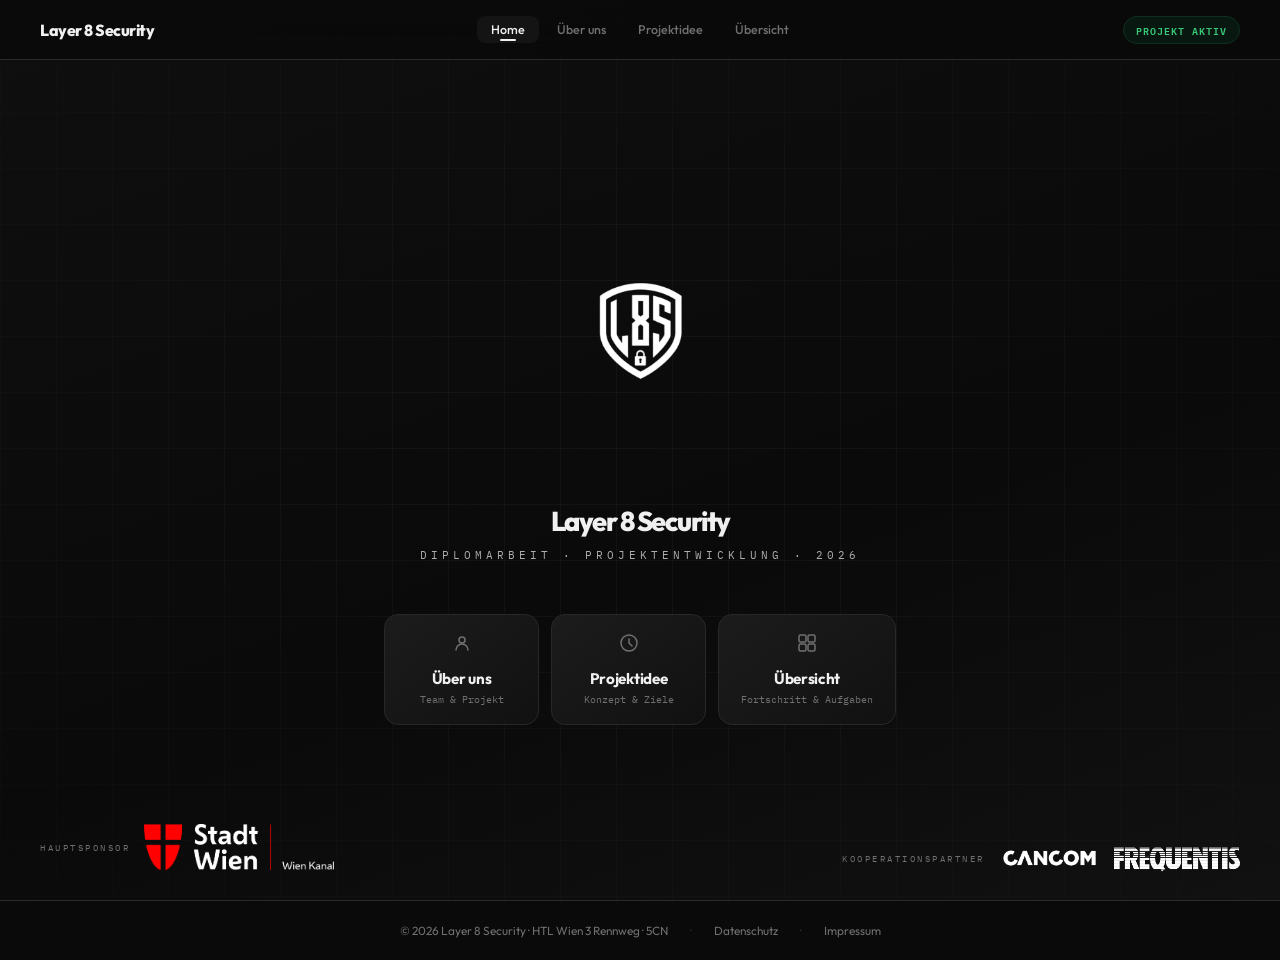
<file: index.html>
<!DOCTYPE html>
<html lang="de">
<head>
<meta charset="UTF-8">
<meta name="viewport" content="width=device-width, initial-scale=1.0">
<title>L8S — Layer 8 Security</title>
<link rel="stylesheet" href="shared.css">
<style>
  body { overflow: hidden; min-height: 100vh; min-height: 100svh; }

  /* ─── HERO ─── */
  .hero {
    min-height: 100vh; min-height: 100svh;
    display: flex; flex-direction: column;
    align-items: center; justify-content: center;
    position: relative; overflow: hidden;
    background: linear-gradient(160deg, #0f0f0f 0%, #0a0a0a 60%, #111 100%);
  }
  .hero-grid {
    position: absolute; inset: 0; pointer-events: none;
    background-image:
      linear-gradient(rgba(255,255,255,.035) 1px, transparent 1px),
      linear-gradient(90deg, rgba(255,255,255,.035) 1px, transparent 1px);
    background-size: 56px 56px;
    mask-image: radial-gradient(ellipse 85% 85% at 50% 50%, black 20%, transparent 100%);
  }
  .hero-glow {
    position: absolute; inset: 0; pointer-events: none;
    transition: background .06s linear;
  }

  /* content */
  .hero-content {
    position: relative; z-index: 1;
    display: flex; flex-direction: column; align-items: center;
  }
  .hero-logo {
    width: clamp(120px, 16vw, 200px);
    filter: invert(1);
    opacity: 0; transform: scale(.88);
    animation: hero-pop .9s .1s cubic-bezier(.34,1.4,.64,1) forwards;
  }
  @keyframes hero-pop { to { opacity:1; transform:scale(1); } }

  .hero-name {
    font-size: clamp(1.1rem, 2.8vw, 1.7rem); font-weight: 800; letter-spacing: -1.5px;
    margin-top: 28px;
    opacity: 0; transform: translateY(10px);
    animation: fadein .6s .6s ease forwards;
  }
  .hero-sub {
    font-family: 'IBM Plex Mono', monospace; font-size: .7rem;
    color: rgb(176,174,174);
    text-transform: uppercase; letter-spacing: 4px; margin-top: 10px;
    opacity: 0; transform: translateY(8px);
    animation: fadein .6s .75s ease forwards;
  }

  /* chips */
  .hero-chips {
    display: flex; gap: 10px; margin-top: 44px; flex-wrap: wrap; justify-content: center;
    opacity: 0; animation: fadein .5s .95s ease forwards;
  }
  .chip {
    background: linear-gradient(145deg, #1c1c1c, #121212);
    border: 1px solid #282828; border-radius: 10px;
    padding: 12px 18px; text-align: center; min-width: 108px;
    transition: transform .2s, border-color .2s, box-shadow .2s;
  }
  .chip:hover {
    transform: translateY(-3px);
    border-color: #404040;
    box-shadow: 0 10px 32px rgba(0,0,0,.5);
  }
  .chip-num {
    font-family: 'IBM Plex Mono', monospace; font-size: 1.5rem; font-weight: 700; line-height: 1;
  }
  .chip-label {
    font-size: .6rem; font-weight: 600; text-transform: uppercase;
    letter-spacing: 1.5px; color: var(--ink-dim); margin-top: 5px;
  }

  /* nav cards */
  .hero-nav {
    display: flex; gap: 12px; margin-top: 52px;
    opacity: 0; animation: fadein .5s 1.15s ease forwards;
  }
  .nav-card {
    display: flex; flex-direction: column; align-items: center; text-align: center; gap: 4px;
    background: linear-gradient(145deg, #1c1c1c, #111);
    border: 1px solid #282828; border-radius: 14px;
    padding: 18px 22px; min-width: 155px;
    text-decoration: none; color: var(--ink);
    position: relative; overflow: hidden;
    transition: transform .22s, border-color .22s, box-shadow .22s;
  }
  .nav-card::before {
    content: ''; position: absolute; inset: 0;
    background: linear-gradient(135deg, rgba(255,255,255,.05), transparent 60%);
    opacity: 0; transition: opacity .2s;
  }
  .nav-card:hover { transform: translateY(-5px); border-color: #484848; box-shadow: 0 16px 48px rgba(0,0,0,.6); }
  .nav-card:hover::before { opacity: 1; }
  .nc-icon { color: var(--ink-dim); margin-bottom: 8px; }
  .nc-label { font-weight: 700; font-size: .95rem; letter-spacing: -.3px; }
  .nc-sub { font-size: .65rem; color: var(--ink-dim); font-family: 'IBM Plex Mono', monospace; }

  /* scroll hint */
  .scroll-hint {
    position: absolute; bottom: 32px; left: 50%; transform: translateX(-50%);
    display: flex; flex-direction: column; align-items: center; gap: 6px;
    font-family: 'IBM Plex Mono', monospace; font-size: .58rem;
    text-transform: uppercase; letter-spacing: 2.5px; color: var(--ink-dim);
    opacity: 0; animation: fadein .5s 1.5s ease forwards;
    cursor: default; z-index: 1;
  }
  .scroll-ring {
    width: 26px; height: 26px; border: 1px solid #333;
    border-radius: 50%; display: grid; place-items: center;
    animation: bounce 2.2s 1.8s infinite;
  }

  /* Hauptsponsor + Kooperationspartner (erweiterbar: weitere .hp-logo ergänzen) */
  .hero-partners {
    position: absolute; bottom: 30px; left: 40px; z-index: 1;
    right: 40px; display: flex; justify-content: space-between; align-items: flex-end; gap: 24px;
    opacity: 0; animation: fadein .5s 1.5s ease forwards;
  }
  .hp-row { display: flex; align-items: center; gap: 14px; }
  .hp-label {
    font-family: 'IBM Plex Mono', monospace; font-size: .58rem;
    text-transform: uppercase; letter-spacing: 2.5px; color: var(--ink-dim);
  }
  .hp-logo { height: 24px; width: auto; object-fit: contain; }
  .hp-logo.logo-wk { height: 46px; }

  @media (max-width: 760px) {
    body { height: auto; overflow-x: hidden; overflow-y: auto; }
    .sitenav {
      background: rgba(10,10,10,.96);
      border-bottom-color: var(--border);
    }
    .hero {
      height: auto;
      min-height: 100vh;
      min-height: 100svh;
      justify-content: flex-start;
      padding: 156px 18px 42px;
    }
    .hero-content { width: 100%; }
    .hero-logo { width: clamp(92px, 28vw, 126px); }
    .hero-name { margin-top: 18px; text-align: center; }
    .hero-sub {
      max-width: 330px;
      margin-top: 8px;
      padding: 0 6px;
      font-size: .62rem;
      line-height: 1.65;
      letter-spacing: 2.2px;
      text-align: center;
    }
    .hero-nav {
      width: min(100%, 520px);
      margin-top: 30px;
      display: grid;
      grid-template-columns: 1fr;
      gap: 10px;
    }
    .nav-card {
      min-width: 0;
      padding: 18px 16px;
    }
    .scroll-hint { display: none; }
    .hero-partners { position: static; margin-top: 28px; flex-direction: column; align-items: center; gap: 24px; padding: 0 8px; }
    .hp-row { justify-content: center; flex-wrap: wrap; row-gap: 12px; }
    .hp-label { width: 100%; text-align: center; }
    .hp-logo { height: 20px; }
    .hp-logo.logo-wk { height: 42px; }
  }

  @media (max-width: 390px) {
    .hero { padding-inline: 14px; padding-top: 148px; }
    .hero-logo { width: 88px; }
    .hero-name { font-size: 1.1rem; }
    .hero-sub { font-size: .58rem; letter-spacing: 1.7px; }
  }

  @media (max-width: 900px) and (max-height: 620px) {
    .hero { padding-top: 136px; padding-bottom: 24px; }
    .hero-logo { width: 70px; }
    .hero-name { margin-top: 10px; }
    .hero-nav { margin-top: 18px; }
    .nav-card { min-height: 62px; padding-block: 9px; }
  }

  @media (hover: none) {
    .nav-card:hover, .chip:hover { transform: none; box-shadow: none; }
  }
</style>
</head>
<body>

<!-- NAV -->
<nav class="sitenav">
  <div class="brand-group">
  <a class="sitenav-brand" href="index.html">
    <span class="brand-name">Layer 8 Security</span>
  </a>
  </div>
  <div class="sitenav-links">
    <a class="sitenav-link active" href="index.html" aria-current="page">Home</a>
    <a class="sitenav-link" href="ueber-uns.html">Über uns</a>
    <a class="sitenav-link" href="projektidee.html">Projektidee</a>
    <a class="sitenav-link" href="uebersicht.html">Übersicht</a>
  </div>
  <div class="sitenav-right">
    <span class="live-tag"><span class="live-dot"></span>Projekt aktiv</span>
  </div>
</nav>

<!-- HERO -->
<section class="hero">
  <div class="hero-grid"></div>
  <div class="hero-glow" id="hero-glow"></div>

  <div class="hero-content">
    <img class="hero-logo" src="assets/l8s-logo.png" alt="L8S Logo">
    <div class="hero-name">Layer 8 Security</div>
    <div class="hero-sub">Diplomarbeit · Projektentwicklung · 2026</div>



    <div class="hero-nav">
      <a class="nav-card" href="ueber-uns.html">
        <div class="nc-icon"><svg width="20" height="20" viewBox="0 0 20 20" fill="none"><circle cx="10" cy="7" r="3" stroke="currentColor" stroke-width="1.5"/><path d="M4 17c0-3.314 2.686-6 6-6s6 2.686 6 6" stroke="currentColor" stroke-width="1.5" stroke-linecap="round"/></svg></div>
        <div class="nc-label">Über uns</div>
        <div class="nc-sub">Team &amp; Projekt</div>
      </a>
      <a class="nav-card" href="projektidee.html">
        <div class="nc-icon"><svg width="20" height="20" viewBox="0 0 20 20" fill="none"><circle cx="10" cy="10" r="8" stroke="currentColor" stroke-width="1.5"/><path d="M10 6v4l3 3" stroke="currentColor" stroke-width="1.5" stroke-linecap="round"/></svg></div>
        <div class="nc-label">Projektidee</div>
        <div class="nc-sub">Konzept &amp; Ziele</div>
      </a>
      <a class="nav-card" href="uebersicht.html">
        <div class="nc-icon"><svg width="20" height="20" viewBox="0 0 20 20" fill="none"><rect x="2" y="2" width="7" height="7" rx="1.5" stroke="currentColor" stroke-width="1.5"/><rect x="11" y="2" width="7" height="7" rx="1.5" stroke="currentColor" stroke-width="1.5"/><rect x="2" y="11" width="7" height="7" rx="1.5" stroke="currentColor" stroke-width="1.5"/><rect x="11" y="11" width="7" height="7" rx="1.5" stroke="currentColor" stroke-width="1.5"/></svg></div>
        <div class="nc-label">Übersicht</div>
        <div class="nc-sub">Fortschritt &amp; Aufgaben</div>
      </a>
    </div>
  </div>

  <!-- Weitere Partner hier als .hp-logo ergänzen, sobald das Logo in assets/ liegt -->
  <div class="hero-partners" id="hero-partners">
    <div class="hp-row">
      <span class="hp-label">Hauptsponsor</span>
      <img class="hp-logo logo-wk" src="assets/wienkanal-logo.png" alt="Wien Kanal" height="46" onerror="this.closest('.hp-row').style.display='none'">
    </div>
    <div class="hp-row">
      <span class="hp-label">Kooperationspartner</span>
      <img class="hp-logo" src="assets/cancom-logo.png" alt="Cancom" height="24" onerror="this.style.display='none'">
      <img class="hp-logo logo-freq" src="assets/frequentis-logo.png" alt="Frequentis" height="24" onerror="this.style.display='none'">
    </div>
  </div>

</section>

<script>
// Mouse glow
const glow = document.getElementById('hero-glow');
document.addEventListener('mousemove', e => {
  document.body.style.setProperty('--mx', e.clientX + 'px');
  document.body.style.setProperty('--my', e.clientY + 'px');
  const r = glow.getBoundingClientRect();
  const x = ((e.clientX / window.innerWidth)  * 100).toFixed(1) + '%';
  const y = ((e.clientY / window.innerHeight) * 100).toFixed(1) + '%';
  glow.style.background = `radial-gradient(ellipse 600px 500px at ${x} ${y}, rgba(255,255,255,.07) 0%, transparent 65%)`;
});
</script>
<footer class="l8s-footer">
  <span>© 2026 Layer 8 Security · HTL Wien 3 Rennweg · 5CN</span>
  <span class="sep">·</span><a href="datenschutz.html">Datenschutz</a>
  <span class="sep">·</span><a href="impressum.html">Impressum</a>
</footer>
</body>
</html>
</file>
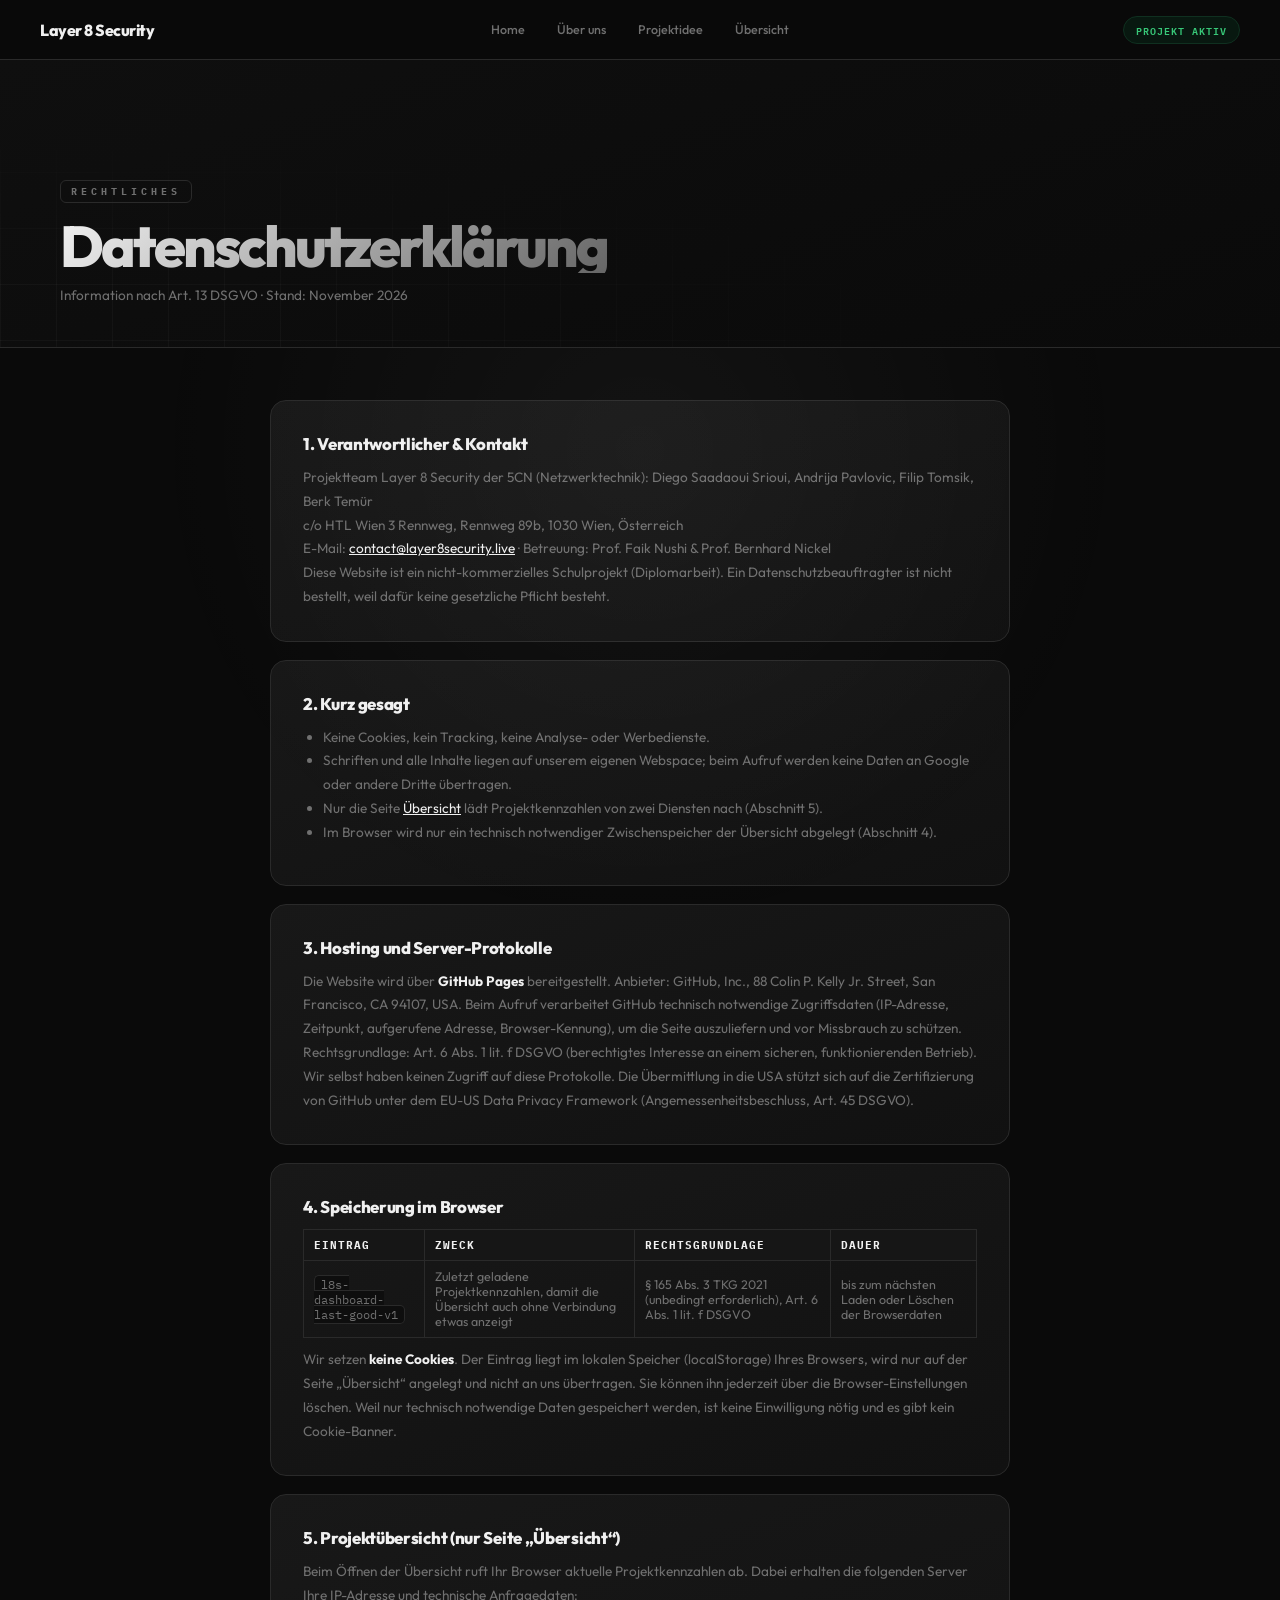
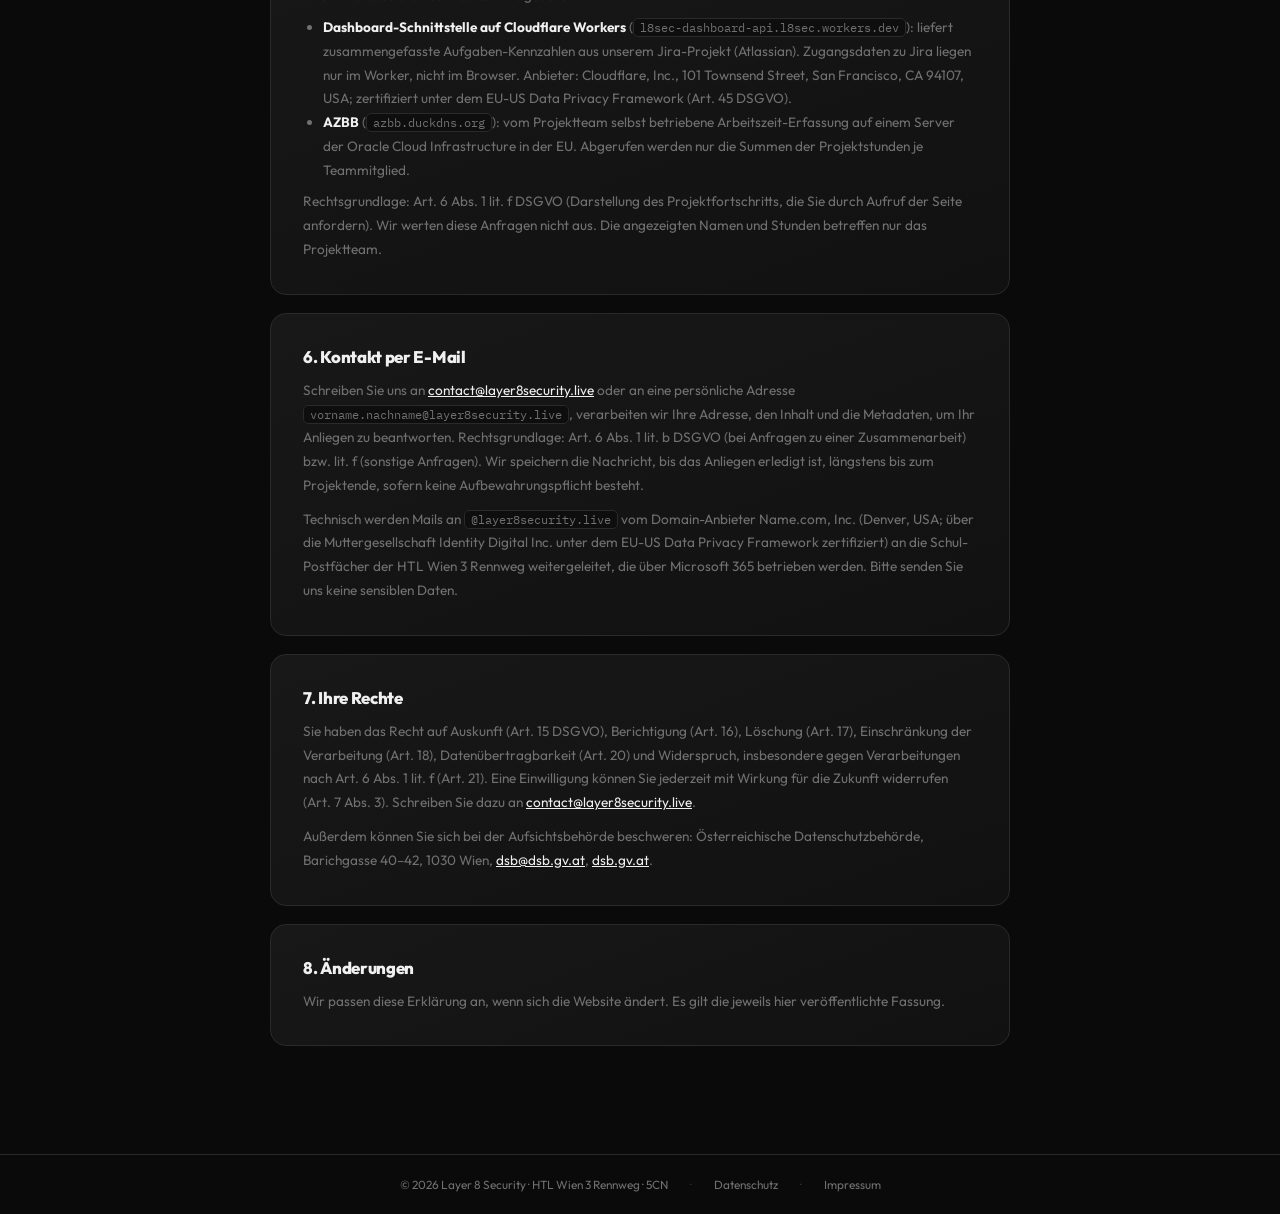
<file: datenschutz.html>
<!DOCTYPE html>
<html lang="de">
<head>
<meta charset="UTF-8">
<meta name="viewport" content="width=device-width, initial-scale=1.0">
<title>L8S — Datenschutz</title>
<link rel="stylesheet" href="shared.css">
<style>
  .page { min-height: 100vh; }
  .hero-section { min-height: 32vh; display:flex; align-items:flex-end; padding:0 60px 40px;
    background:linear-gradient(160deg,#0f0f0f 0%,#0a0a0a 100%); border-bottom:1px solid var(--border); position:relative; overflow:hidden; }
  .hero-section::before { content:''; position:absolute; inset:0; pointer-events:none;
    background-image:linear-gradient(rgba(255,255,255,.03) 1px,transparent 1px),linear-gradient(90deg,rgba(255,255,255,.03) 1px,transparent 1px);
    background-size:56px 56px; mask-image:radial-gradient(ellipse 100% 100% at 0% 100%,black 20%,transparent 80%); }
  .page-tag { display:inline-block; font-family:'IBM Plex Mono',monospace; font-size:.6rem; font-weight:700;
    text-transform:uppercase; letter-spacing:4px; color:var(--ink-dim); border:1px solid var(--border);
    border-radius:6px; padding:4px 10px; margin-bottom:16px; }
  .page-title { font-size:clamp(2rem,5vw,3.6rem); font-weight:800; letter-spacing:-3px; line-height:.95;
    background:linear-gradient(135deg,#f0f0f0 0%,#666 100%); -webkit-background-clip:text; -webkit-text-fill-color:transparent; background-clip:text; }
  .content { max-width:860px; margin:0 auto; padding:52px 60px 90px; }
  .legal-card { background:linear-gradient(160deg,#181818,#111); border:1px solid var(--border); border-radius:16px; padding:32px; margin-bottom:18px; }
  .legal-card h2 { font-size:1.05rem; font-weight:800; letter-spacing:-.3px; margin-bottom:12px; }
  .legal-card p, .legal-card li { font-size:.85rem; color:var(--ink-dim); line-height:1.75; }
  .legal-card ul { padding-left:20px; margin:8px 0; }
  .legal-card table { width:100%; border-collapse:collapse; margin-top:12px; font-size:.78rem; }
  .legal-card th, .legal-card td { text-align:left; border:1px solid var(--border); padding:8px 10px; color:var(--ink-dim); }
  .legal-card th { color:var(--ink); background:#161616; font-family:'IBM Plex Mono',monospace; font-size:.66rem; text-transform:uppercase; letter-spacing:1px; }
  .legal-card code { font-family:'IBM Plex Mono',monospace; font-size:.72rem; background:#0e0e0e; border:1px solid var(--border); border-radius:5px; padding:1px 6px; }
  .legal-card a { color:var(--ink); }
  @media (max-width:700px){ .hero-section{padding:58px 18px 30px;} .content{padding:32px 16px 64px;} .legal-card{padding:24px 20px;} }
</style>
</head>
<body>
<nav class="sitenav">
  <div class="brand-group">
  <a class="sitenav-brand" href="index.html"><span class="brand-name">Layer 8 Security</span></a>
  </div>
  <div class="sitenav-links">
    <a class="sitenav-link" href="index.html">Home</a>
    <a class="sitenav-link" href="ueber-uns.html">Über uns</a>
    <a class="sitenav-link" href="projektidee.html">Projektidee</a>
    <a class="sitenav-link" href="uebersicht.html">Übersicht</a>
  </div>
  <div class="sitenav-right"><span class="live-tag"><span class="live-dot"></span>Projekt aktiv</span></div>
</nav>

<div class="page">
  <div class="hero-section">
    <div style="position:relative;z-index:1;">
      <div class="page-tag">Rechtliches</div>
      <h1 class="page-title">Datenschutzerklärung</h1>
      <p style="font-size:.85rem;color:var(--ink-dim);margin-top:12px;max-width:560px;line-height:1.6;">Information nach Art. 13 DSGVO · Stand: November 2026</p>
    </div>
  </div>

  <div class="content">
    <div class="legal-card">
      <h2>1. Verantwortlicher &amp; Kontakt</h2>
      <p>Projektteam Layer 8 Security der 5CN (Netzwerktechnik): Diego Saadaoui Srioui, Andrija Pavlovic, Filip Tomsik, Berk Temür<br>
      c/o HTL Wien 3 Rennweg, Rennweg 89b, 1030 Wien, Österreich<br>
      E-Mail: <a href="mailto:contact@layer8security.live">contact@layer8security.live</a> · Betreuung: Prof. Faik Nushi &amp; Prof. Bernhard Nickel<br>
      Diese Website ist ein nicht-kommerzielles Schulprojekt (Diplomarbeit). Ein Datenschutzbeauftragter ist nicht bestellt, weil dafür keine gesetzliche Pflicht besteht.</p>
    </div>

    <div class="legal-card">
      <h2>2. Kurz gesagt</h2>
      <ul>
        <li>Keine Cookies, kein Tracking, keine Analyse- oder Werbedienste.</li>
        <li>Schriften und alle Inhalte liegen auf unserem eigenen Webspace; beim Aufruf werden keine Daten an Google oder andere Dritte übertragen.</li>
        <li>Nur die Seite <a href="uebersicht.html">Übersicht</a> lädt Projektkennzahlen von zwei Diensten nach (Abschnitt 5).</li>
        <li>Im Browser wird nur ein technisch notwendiger Zwischenspeicher der Übersicht abgelegt (Abschnitt 4).</li>
      </ul>
    </div>

    <div class="legal-card">
      <h2>3. Hosting und Server-Protokolle</h2>
      <p>Die Website wird über <strong style="color:var(--ink)">GitHub Pages</strong> bereitgestellt. Anbieter: GitHub, Inc., 88 Colin P. Kelly Jr. Street, San Francisco, CA 94107, USA. Beim Aufruf verarbeitet GitHub technisch notwendige Zugriffsdaten (IP-Adresse, Zeitpunkt, aufgerufene Adresse, Browser-Kennung), um die Seite auszuliefern und vor Missbrauch zu schützen. Rechtsgrundlage: Art. 6 Abs. 1 lit. f DSGVO (berechtigtes Interesse an einem sicheren, funktionierenden Betrieb). Wir selbst haben keinen Zugriff auf diese Protokolle. Die Übermittlung in die USA stützt sich auf die Zertifizierung von GitHub unter dem EU-US Data Privacy Framework (Angemessenheitsbeschluss, Art. 45 DSGVO).</p>
    </div>

    <div class="legal-card">
      <h2>4. Speicherung im Browser</h2>
      <table>
        <tr><th>Eintrag</th><th>Zweck</th><th>Rechtsgrundlage</th><th>Dauer</th></tr>
        <tr><td><code>l8s-dashboard-last-good-v1</code></td><td>Zuletzt geladene Projektkennzahlen, damit die Übersicht auch ohne Verbindung etwas anzeigt</td><td>§ 165 Abs. 3 TKG 2021 (unbedingt erforderlich), Art. 6 Abs. 1 lit. f DSGVO</td><td>bis zum nächsten Laden oder Löschen der Browserdaten</td></tr>
      </table>
      <p style="margin-top:10px;">Wir setzen <strong style="color:var(--ink)">keine Cookies</strong>. Der Eintrag liegt im lokalen Speicher (localStorage) Ihres Browsers, wird nur auf der Seite „Übersicht“ angelegt und nicht an uns übertragen. Sie können ihn jederzeit über die Browser-Einstellungen löschen. Weil nur technisch notwendige Daten gespeichert werden, ist keine Einwilligung nötig und es gibt kein Cookie-Banner.</p>
    </div>

    <div class="legal-card">
      <h2>5. Projektübersicht (nur Seite „Übersicht“)</h2>
      <p>Beim Öffnen der Übersicht ruft Ihr Browser aktuelle Projektkennzahlen ab. Dabei erhalten die folgenden Server Ihre IP-Adresse und technische Anfragedaten:</p>
      <ul>
        <li><strong style="color:var(--ink)">Dashboard-Schnittstelle auf Cloudflare Workers</strong> (<code>l8sec-dashboard-api.l8sec.workers.dev</code>): liefert zusammengefasste Aufgaben-Kennzahlen aus unserem Jira-Projekt (Atlassian). Zugangsdaten zu Jira liegen nur im Worker, nicht im Browser. Anbieter: Cloudflare, Inc., 101 Townsend Street, San Francisco, CA 94107, USA; zertifiziert unter dem EU-US Data Privacy Framework (Art. 45 DSGVO).</li>
        <li><strong style="color:var(--ink)">AZBB</strong> (<code>azbb.duckdns.org</code>): vom Projektteam selbst betriebene Arbeitszeit-Erfassung auf einem Server der Oracle Cloud Infrastructure in der EU. Abgerufen werden nur die Summen der Projektstunden je Teammitglied.</li>
      </ul>
      <p>Rechtsgrundlage: Art. 6 Abs. 1 lit. f DSGVO (Darstellung des Projektfortschritts, die Sie durch Aufruf der Seite anfordern). Wir werten diese Anfragen nicht aus. Die angezeigten Namen und Stunden betreffen nur das Projektteam.</p>
    </div>

    <div class="legal-card">
      <h2>6. Kontakt per E-Mail</h2>
      <p>Schreiben Sie uns an <a href="mailto:contact@layer8security.live">contact@layer8security.live</a> oder an eine persönliche Adresse <code>vorname.nachname@layer8security.live</code>, verarbeiten wir Ihre Adresse, den Inhalt und die Metadaten, um Ihr Anliegen zu beantworten. Rechtsgrundlage: Art. 6 Abs. 1 lit. b DSGVO (bei Anfragen zu einer Zusammenarbeit) bzw. lit. f (sonstige Anfragen). Wir speichern die Nachricht, bis das Anliegen erledigt ist, längstens bis zum Projektende, sofern keine Aufbewahrungspflicht besteht.</p>
      <p style="margin-top:10px;">Technisch werden Mails an <code>@layer8security.live</code> vom Domain-Anbieter Name.com, Inc. (Denver, USA; über die Muttergesellschaft Identity Digital Inc. unter dem EU-US Data Privacy Framework zertifiziert) an die Schul-Postfächer der HTL Wien 3 Rennweg weitergeleitet, die über Microsoft 365 betrieben werden. Bitte senden Sie uns keine sensiblen Daten.</p>
    </div>

    <div class="legal-card">
      <h2>7. Ihre Rechte</h2>
      <p>Sie haben das Recht auf Auskunft (Art. 15 DSGVO), Berichtigung (Art. 16), Löschung (Art. 17), Einschränkung der Verarbeitung (Art. 18), Datenübertragbarkeit (Art. 20) und Widerspruch, insbesondere gegen Verarbeitungen nach Art. 6 Abs. 1 lit. f (Art. 21). Eine Einwilligung können Sie jederzeit mit Wirkung für die Zukunft widerrufen (Art. 7 Abs. 3). Schreiben Sie dazu an <a href="mailto:contact@layer8security.live">contact@layer8security.live</a>.</p>
      <p style="margin-top:10px;">Außerdem können Sie sich bei der Aufsichtsbehörde beschweren: Österreichische Datenschutzbehörde, Barichgasse 40–42, 1030 Wien, <a href="mailto:dsb@dsb.gv.at">dsb@dsb.gv.at</a>, <a href="https://www.dsb.gv.at" target="_blank" rel="noopener">dsb.gv.at</a>.</p>
    </div>

    <div class="legal-card">
      <h2>8. Änderungen</h2>
      <p>Wir passen diese Erklärung an, wenn sich die Website ändert. Es gilt die jeweils hier veröffentlichte Fassung.</p>
    </div>
  </div>
</div>

<footer class="l8s-footer">
  <span>© 2026 Layer 8 Security · HTL Wien 3 Rennweg · 5CN</span>
  <span class="sep">·</span><a href="datenschutz.html">Datenschutz</a>
  <span class="sep">·</span><a href="impressum.html">Impressum</a>
</footer>
</body>
</html>
</file>
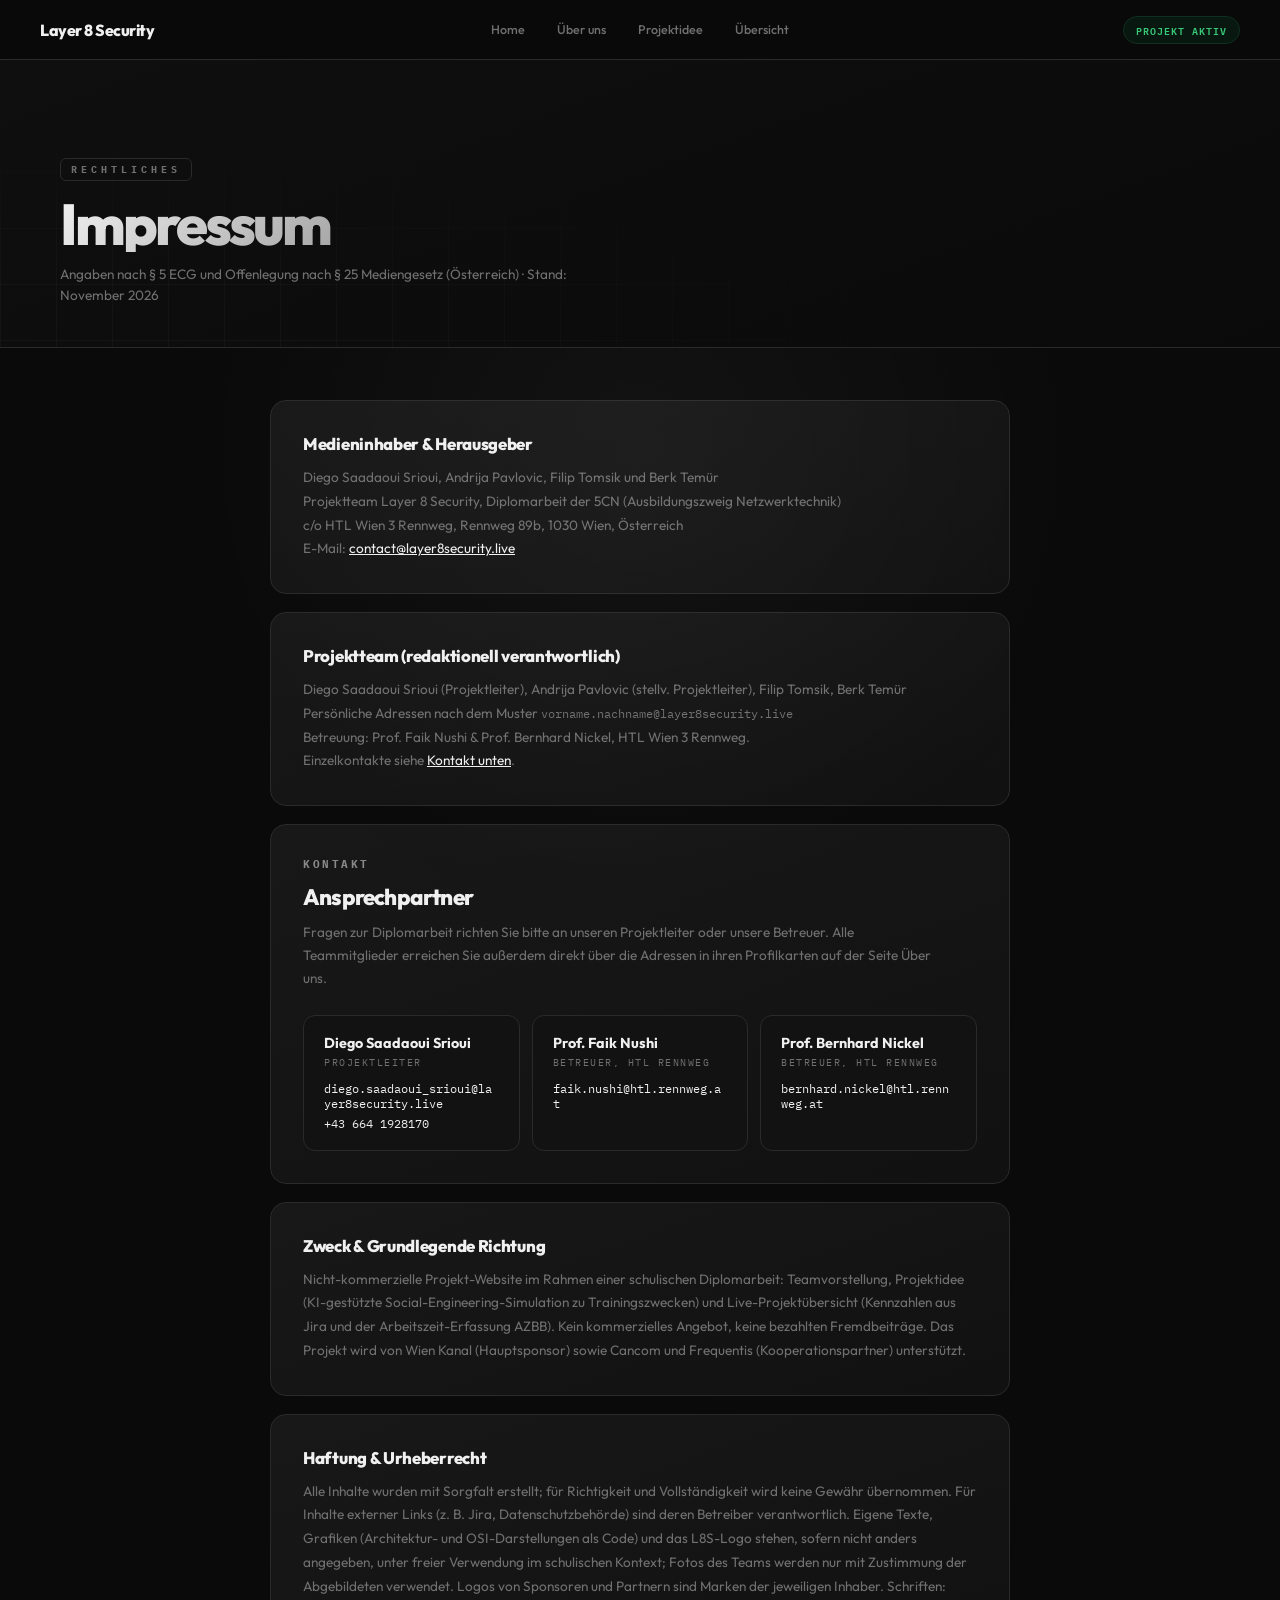
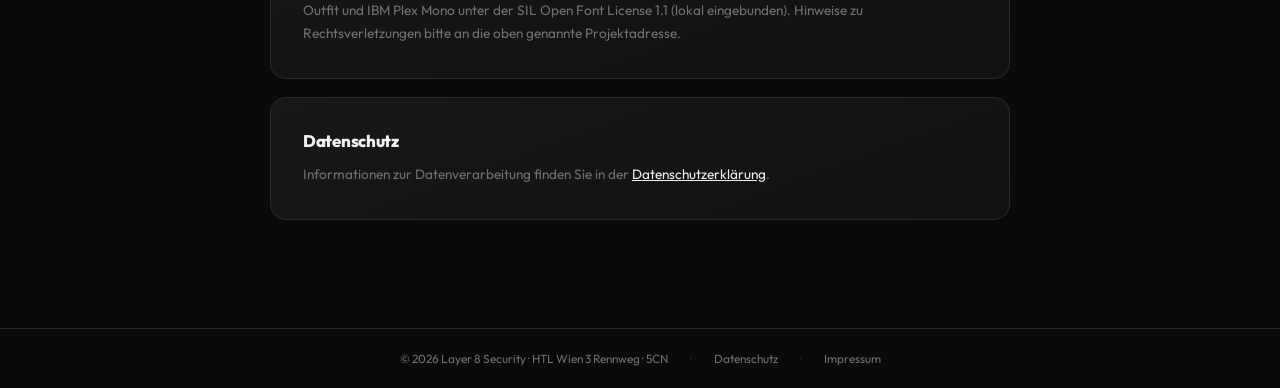
<file: impressum.html>
<!DOCTYPE html>
<html lang="de">
<head>
<meta charset="UTF-8">
<meta name="viewport" content="width=device-width, initial-scale=1.0">
<title>L8S — Impressum</title>
<link rel="stylesheet" href="shared.css">
<style>
  .page { min-height: 100vh; }
  .hero-section { min-height: 32vh; display:flex; align-items:flex-end; padding:0 60px 40px;
    background:linear-gradient(160deg,#0f0f0f 0%,#0a0a0a 100%); border-bottom:1px solid var(--border); position:relative; overflow:hidden; }
  .hero-section::before { content:''; position:absolute; inset:0; pointer-events:none;
    background-image:linear-gradient(rgba(255,255,255,.03) 1px,transparent 1px),linear-gradient(90deg,rgba(255,255,255,.03) 1px,transparent 1px);
    background-size:56px 56px; mask-image:radial-gradient(ellipse 100% 100% at 0% 100%,black 20%,transparent 80%); }
  .page-tag { display:inline-block; font-family:'IBM Plex Mono',monospace; font-size:.6rem; font-weight:700;
    text-transform:uppercase; letter-spacing:4px; color:var(--ink-dim); border:1px solid var(--border);
    border-radius:6px; padding:4px 10px; margin-bottom:16px; }
  .page-title { font-size:clamp(2rem,5vw,3.6rem); font-weight:800; letter-spacing:-3px; line-height:.95;
    background:linear-gradient(135deg,#f0f0f0 0%,#666 100%); -webkit-background-clip:text; -webkit-text-fill-color:transparent; background-clip:text; }
  .content { max-width:860px; margin:0 auto; padding:52px 60px 90px; }
  .legal-card { background:linear-gradient(160deg,#181818,#111); border:1px solid var(--border); border-radius:16px; padding:32px; margin-bottom:18px; }
  .legal-card h2 { font-size:1.05rem; font-weight:800; letter-spacing:-.3px; margin-bottom:12px; }
  .legal-card p { font-size:.85rem; color:var(--ink-dim); line-height:1.75; }
  .legal-card a { color:var(--ink); }

  /* Kontakt (gleicher Block wie auf Über uns) */
  .contact-section { background:linear-gradient(160deg,#181818,#111); border:1px solid var(--border); border-radius:16px; padding:32px; margin-bottom:18px; }
  .contact-kicker { font-family:'IBM Plex Mono',monospace; font-size:.68rem; font-weight:700; text-transform:uppercase; letter-spacing:2.5px; color:var(--ink-mid); margin-bottom:12px; }
  .contact-title { font-size:1.4rem; font-weight:800; letter-spacing:-.8px; margin-bottom:10px; color:var(--ink); }
  .contact-desc { font-size:.85rem; color:var(--ink-dim); line-height:1.7; max-width:640px; margin-bottom:24px; }
  .contact-grid { display:grid; grid-template-columns:repeat(3,1fr); gap:12px; }
  .contact-card { border:1px solid var(--border); border-radius:12px; padding:18px 20px; background:#121212; }
  .contact-name { font-weight:700; font-size:.9rem; color:var(--ink); }
  .contact-role { font-family:'IBM Plex Mono',monospace; font-size:.62rem; text-transform:uppercase; letter-spacing:1.5px; color:var(--ink-dim); margin:4px 0 12px; }
  .contact-mail { display:inline-block; font-family:'IBM Plex Mono',monospace; font-size:.72rem; color:var(--ink); text-decoration:none; word-break:break-all; }
  .contact-mail:hover { text-decoration:underline; }
  @media (max-width:700px){ .hero-section{padding:58px 18px 30px;} .content{padding:32px 16px 64px;} .legal-card{padding:24px 20px;} .contact-section{padding:24px 20px;} .contact-grid{grid-template-columns:1fr;} }
</style>
</head>
<body>
<nav class="sitenav">
  <div class="brand-group">
  <a class="sitenav-brand" href="index.html"><span class="brand-name">Layer 8 Security</span></a>
  </div>
  <div class="sitenav-links">
    <a class="sitenav-link" href="index.html">Home</a>
    <a class="sitenav-link" href="ueber-uns.html">Über uns</a>
    <a class="sitenav-link" href="projektidee.html">Projektidee</a>
    <a class="sitenav-link" href="uebersicht.html">Übersicht</a>
  </div>
  <div class="sitenav-right"><span class="live-tag"><span class="live-dot"></span>Projekt aktiv</span></div>
</nav>

<div class="page">
  <div class="hero-section">
    <div style="position:relative;z-index:1;">
      <div class="page-tag">Rechtliches</div>
      <h1 class="page-title">Impressum</h1>
      <p style="font-size:.85rem;color:var(--ink-dim);margin-top:12px;max-width:560px;line-height:1.6;">Angaben nach § 5 ECG und Offenlegung nach § 25 Mediengesetz (Österreich) · Stand: November 2026</p>
    </div>
  </div>

  <div class="content">
    <div class="legal-card">
      <h2>Medieninhaber &amp; Herausgeber</h2>
      <p>Diego Saadaoui Srioui, Andrija Pavlovic, Filip Tomsik und Berk Temür<br>
      Projektteam Layer 8 Security, Diplomarbeit der 5CN (Ausbildungszweig Netzwerktechnik)<br>
      c/o HTL Wien 3 Rennweg, Rennweg 89b, 1030 Wien, Österreich<br>
      E-Mail: <a href="mailto:contact@layer8security.live">contact@layer8security.live</a></p>
    </div>
    <div class="legal-card">
      <h2>Projektteam (redaktionell verantwortlich)</h2>
      <p>Diego Saadaoui Srioui (Projektleiter), Andrija Pavlovic (stellv. Projektleiter), Filip Tomsik, Berk Temür<br>
      Persönliche Adressen nach dem Muster <code style="font-family:'IBM Plex Mono',monospace;font-size:.78rem;">vorname.nachname@layer8security.live</code><br>
      Betreuung: Prof. Faik Nushi &amp; Prof. Bernhard Nickel, HTL Wien 3 Rennweg.<br>
      Einzelkontakte siehe <a href="#kontakt">Kontakt unten</a>.</p>
    </div>
    <div class="contact-section" id="kontakt">
      <div class="contact-kicker">Kontakt</div>
      <div class="contact-title">Ansprechpartner</div>
      <p class="contact-desc">Fragen zur Diplomarbeit richten Sie bitte an unseren Projektleiter oder unsere Betreuer. Alle Teammitglieder erreichen Sie außerdem direkt über die Adressen in ihren Profilkarten auf der Seite Über uns.</p>
      <div class="contact-grid">
        <div class="contact-card">
          <div class="contact-name">Diego Saadaoui Srioui</div>
          <div class="contact-role">Projektleiter</div>
          <a class="contact-mail" href="mailto:diego.saadaoui_srioui@layer8security.live">diego.saadaoui_srioui@layer8security.live</a>
          <div class="contact-mail">+43 664 1928170</div>

        </div>
        <div class="contact-card">
          <div class="contact-name">Prof. Faik Nushi</div>
          <div class="contact-role">Betreuer, HTL Rennweg</div>
          <a class="contact-mail" href="mailto:faik.nushi@htl.rennweg.at">faik.nushi@htl.rennweg.at</a>
        </div>
        <div class="contact-card">
          <div class="contact-name">Prof. Bernhard Nickel</div>
          <div class="contact-role">Betreuer, HTL Rennweg</div>
          <a class="contact-mail" href="mailto:bernhard.nickel@htl.rennweg.at">bernhard.nickel@htl.rennweg.at</a>
        </div>
      </div>
    </div>
    <div class="legal-card">
      <h2>Zweck &amp; Grundlegende Richtung</h2>
      <p>Nicht-kommerzielle Projekt-Website im Rahmen einer schulischen Diplomarbeit: Teamvorstellung, Projektidee (KI-gestützte Social-Engineering-Simulation zu Trainingszwecken) und Live-Projektübersicht (Kennzahlen aus Jira und der Arbeitszeit-Erfassung AZBB). Kein kommerzielles Angebot, keine bezahlten Fremdbeiträge. Das Projekt wird von Wien Kanal (Hauptsponsor) sowie Cancom und Frequentis (Kooperationspartner) unterstützt.</p>
    </div>
    <div class="legal-card">
      <h2>Haftung &amp; Urheberrecht</h2>
      <p>Alle Inhalte wurden mit Sorgfalt erstellt; für Richtigkeit und Vollständigkeit wird keine Gewähr übernommen. Für Inhalte externer Links (z. B. Jira, Datenschutzbehörde) sind deren Betreiber verantwortlich. Eigene Texte, Grafiken (Architektur- und OSI-Darstellungen als Code) und das L8S-Logo stehen, sofern nicht anders angegeben, unter freier Verwendung im schulischen Kontext; Fotos des Teams werden nur mit Zustimmung der Abgebildeten verwendet. Logos von Sponsoren und Partnern sind Marken der jeweiligen Inhaber. Schriften: Outfit und IBM Plex Mono unter der SIL Open Font License 1.1 (lokal eingebunden). Hinweise zu Rechtsverletzungen bitte an die oben genannte Projektadresse.</p>
    </div>
    <div class="legal-card">
      <h2>Datenschutz</h2>
      <p>Informationen zur Datenverarbeitung finden Sie in der <a href="datenschutz.html">Datenschutzerklärung</a>.</p>
    </div>
  </div>
</div>

<footer class="l8s-footer">
  <span>© 2026 Layer 8 Security · HTL Wien 3 Rennweg · 5CN</span>
  <span class="sep">·</span><a href="datenschutz.html">Datenschutz</a>
  <span class="sep">·</span><a href="impressum.html">Impressum</a>
</footer>
</body>
</html>
</file>
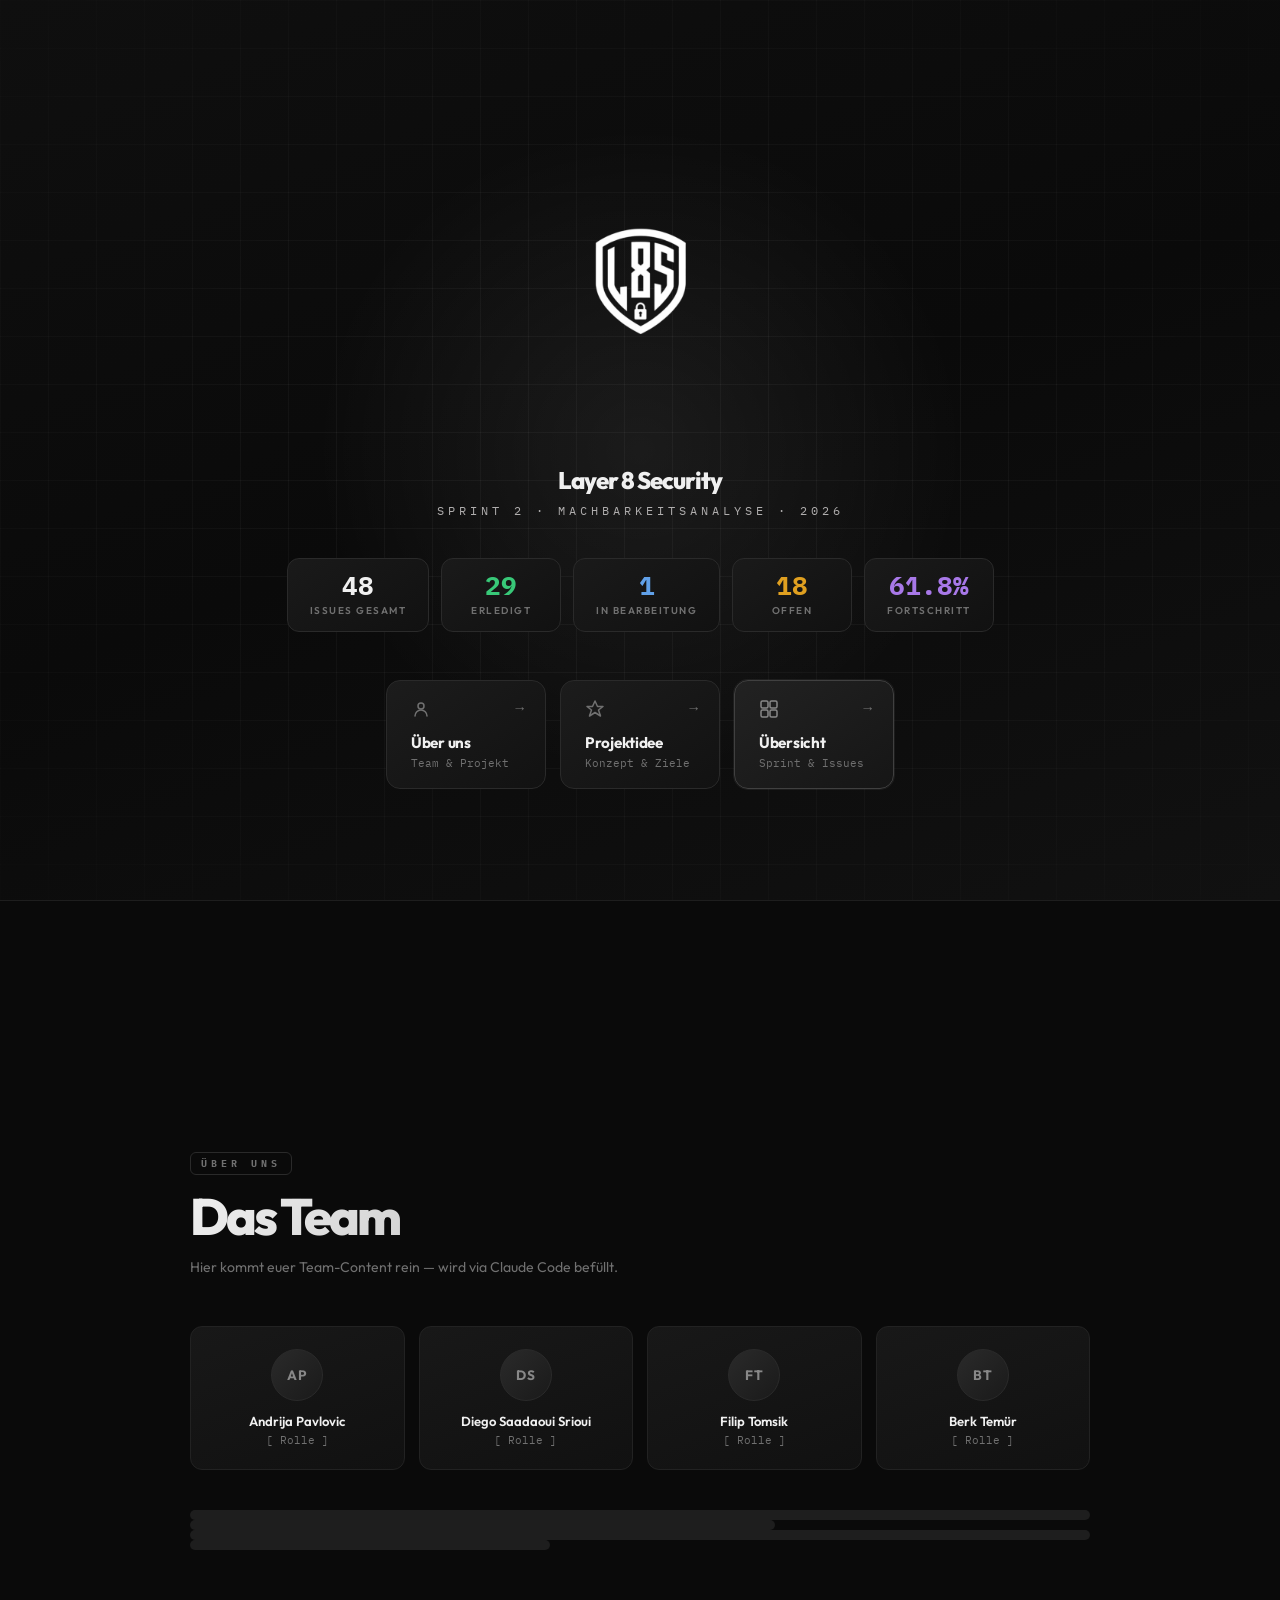
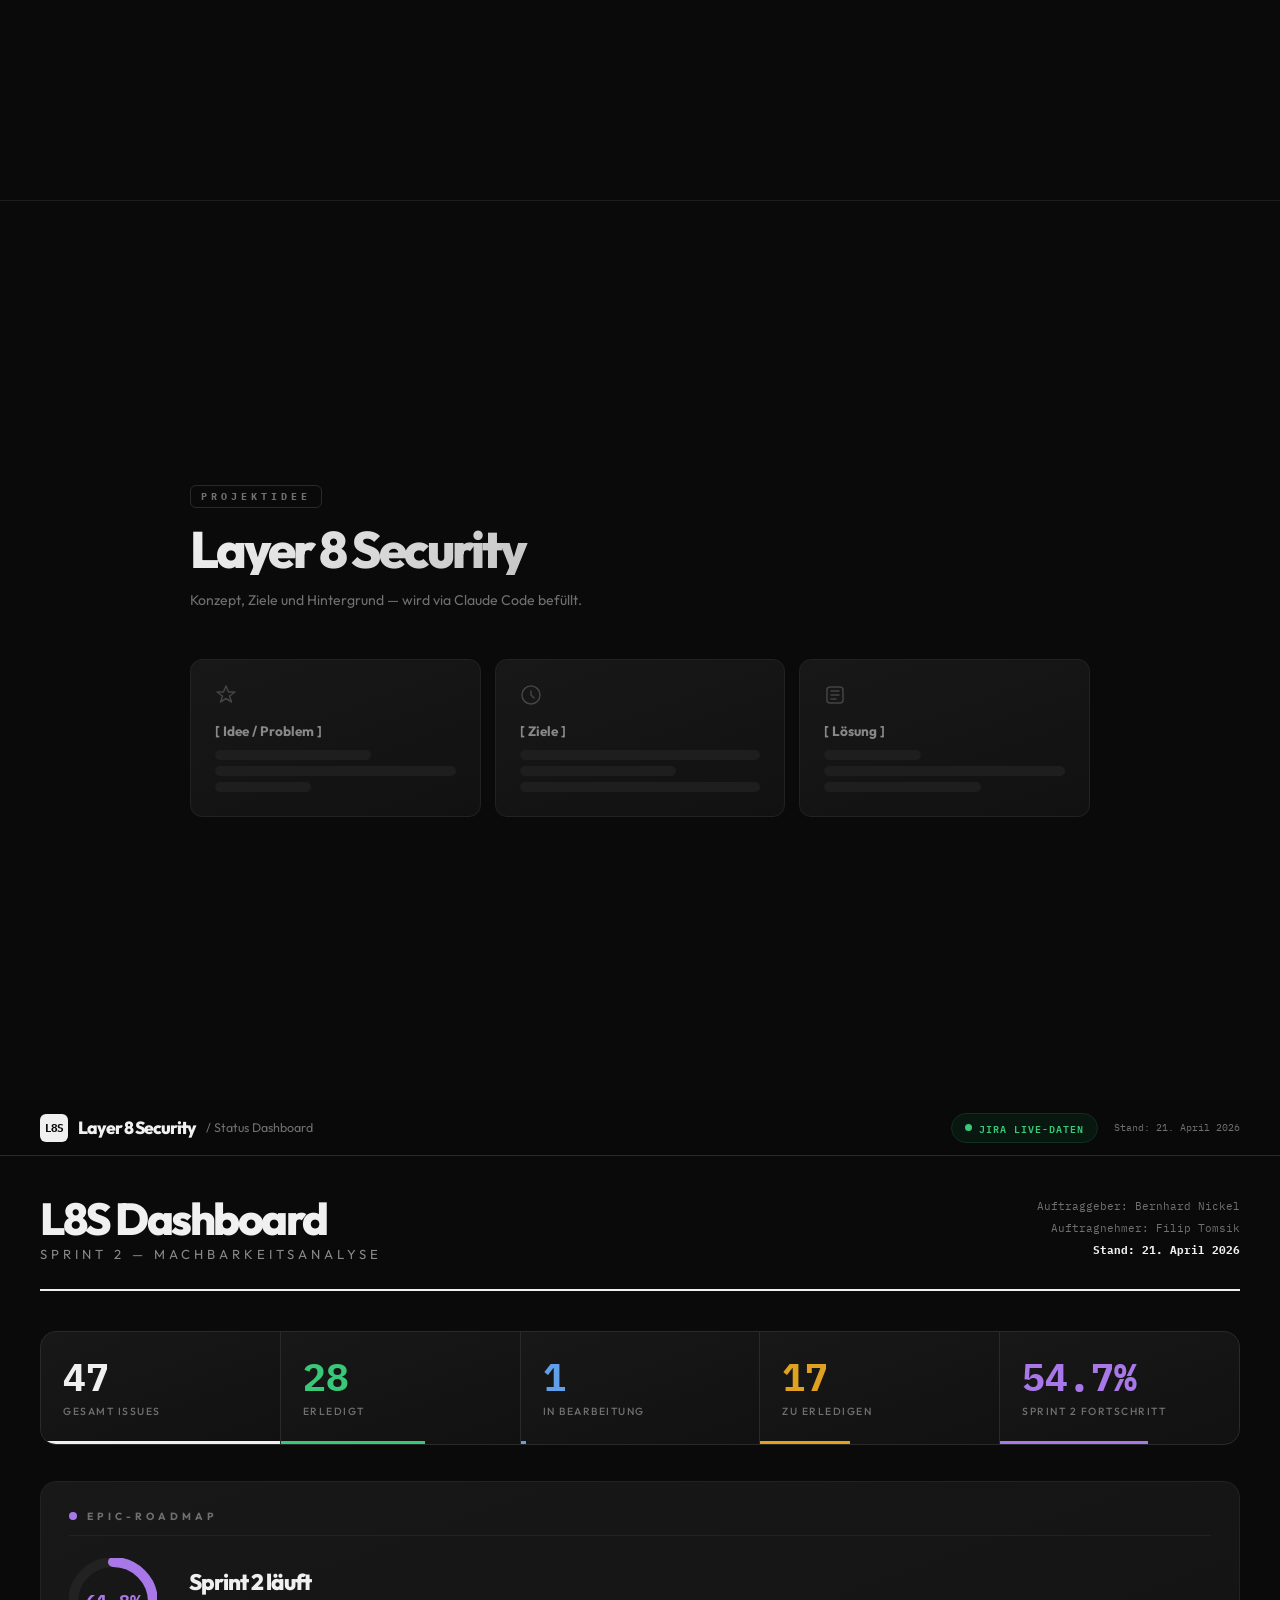
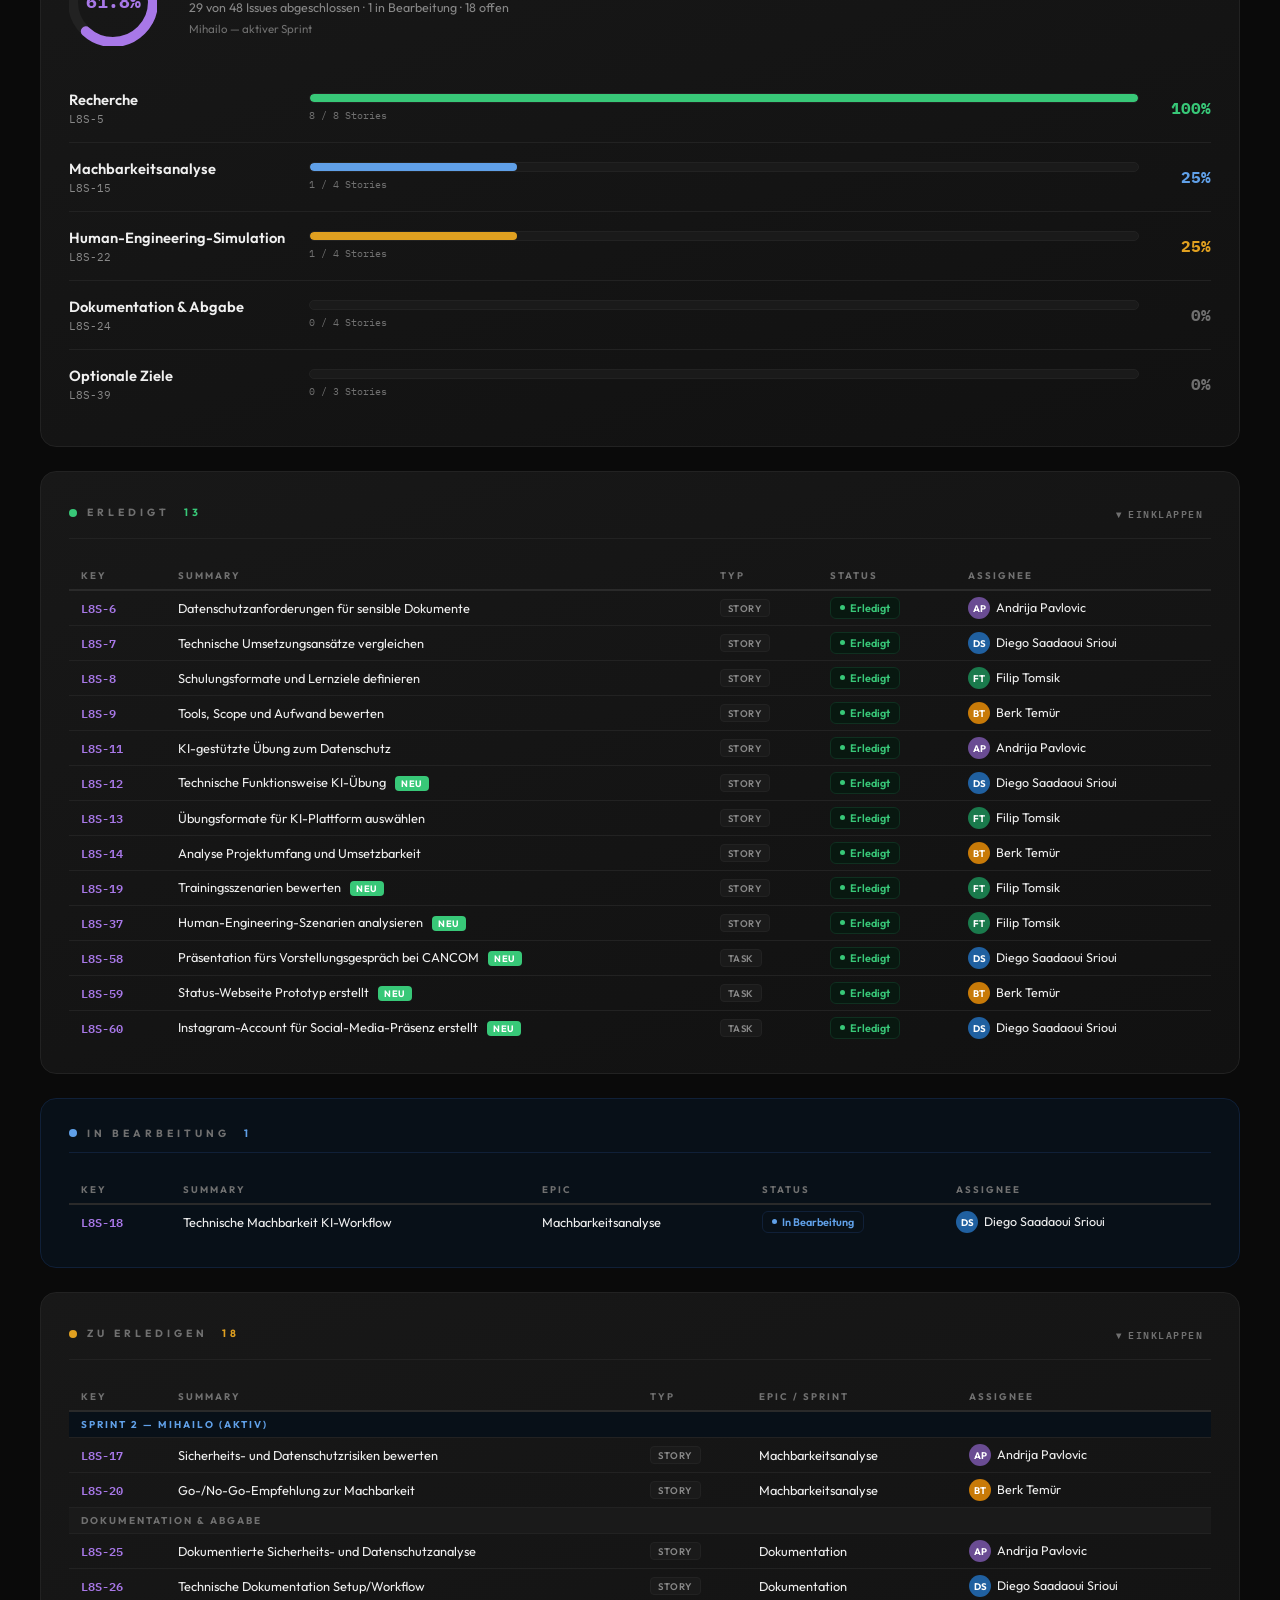
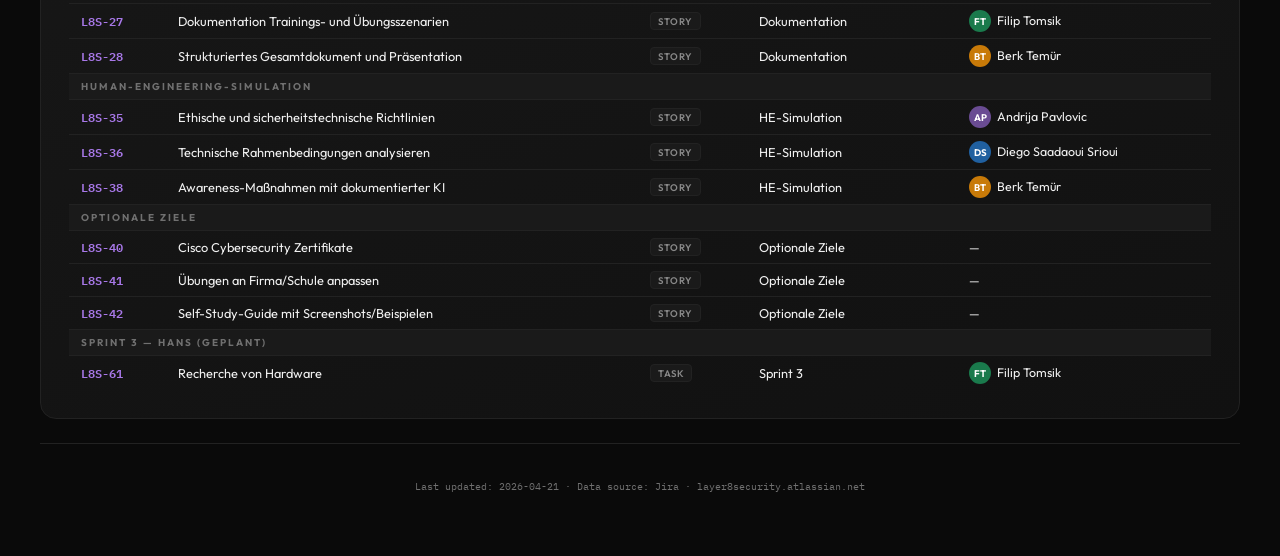
<file: L8S Dashboard.html>
<!DOCTYPE html>
<html lang="de">
<head>
<meta charset="UTF-8">
<meta name="viewport" content="width=device-width, initial-scale=1.0">
<title>L8S — Layer 8 Security Status</title>
<link href="assets/fonts.css" rel="stylesheet">
<style>
  :root {
    --bg:           #0a0a0a;
    --bg-warm:      #111111;
    --surface:      #141414;
    --surface-alt:  #1a1a1a;
    --border:       #2a2a2a;
    --border-light: #222222;
    --ink:          #f0f0f0;
    --ink-mid:      #888888;
    --ink-dim:      #707070;
    --red:          #ff4444;
    --red-bg:       #1a0f0f;
    --red-border:   #3a1515;
    --amber:        #e0a020;
    --amber-bg:     #181208;
    --amber-border: #382808;
    --green:        #38c878;
    --green-bg:     #081810;
    --green-border: #0f3020;
    --blue:         #60a0e8;
    --blue-bg:      #081018;
    --blue-border:  #102038;
    --violet:       #a878e8;
    --violet-bg:    #100818;
    --violet-border:#281838;
    --logo-filter:  invert(1);
  }

  *, *::before, *::after { margin:0; padding:0; box-sizing:border-box; }

  body {
    background: var(--bg);
    color: var(--ink);
    font-family: 'Outfit', sans-serif;
    min-height: 100vh;
    -webkit-font-smoothing: antialiased;
    overflow-x: hidden;
  }

  /* ─── MOUSE GRADIENT OVERLAY ─── */
  body::before {
    content: '';
    position: fixed; inset: 0; pointer-events: none; z-index: 0;
    background: radial-gradient(
      ellipse 600px 600px at var(--mx, 50%) var(--my, 50%),
      rgba(255,255,255,.045) 0%,
      transparent 70%
    );
    transition: background .05s linear;
  }

  /* ─── NAV ─── */
  .topnav {
    position: sticky; top: 0; z-index: 100;
    background: rgba(10,10,10,.88);
    backdrop-filter: blur(20px);
    border-bottom: 1px solid var(--border);
    padding: 0 40px;
    display: flex; align-items: center; justify-content: space-between;
    height: 56px;
  }
  .topnav-brand {
    font-weight: 800; font-size: 1.1rem; letter-spacing: -1px;
    display: flex; align-items: center; gap: 10px;
  }
  .topnav-brand .logo-mark {
    width: 28px; height: 28px; background: var(--ink); border-radius: 6px;
    display: grid; place-items: center;
    font-family: 'IBM Plex Mono', monospace; color: var(--bg); font-size: .7rem; font-weight: 700;
  }
  .topnav-brand .sub { color: var(--ink-dim); font-weight: 400; font-size: .78rem; letter-spacing: 0; }
  .topnav-right { display: flex; align-items: center; gap: 16px; }
  .live-tag {
    display: inline-flex; align-items: center; gap: 7px;
    background: var(--green-bg); border: 1px solid var(--green-border); color: var(--green);
    padding: 5px 13px; border-radius: 100px;
    font-family: 'IBM Plex Mono', monospace; font-size: .63rem; font-weight: 600;
    text-transform: uppercase; letter-spacing: 1px;
  }
  .live-dot {
    width: 7px; height: 7px; background: var(--green); border-radius: 50%;
    animation: pulse-dot 2s infinite;
  }
  @keyframes pulse-dot {
    0%, 100% { opacity: 1; transform: scale(1); box-shadow: 0 0 0 0 rgba(26,122,76,.5); }
    50%       { opacity: .5; transform: scale(.8); box-shadow: 0 0 0 4px rgba(26,122,76,0); }
  }
  .update-time { font-family: 'IBM Plex Mono', monospace; font-size: .63rem; color: var(--ink-dim); }

  /* ─── CONTAINER ─── */
  .container { max-width: 1380px; margin: 0 auto; padding: 40px 40px 60px; }

  /* ─── PAGE HEADER ─── */
  .page-header {
    display: flex; justify-content: space-between; align-items: flex-end;
    padding-bottom: 28px; border-bottom: 2px solid var(--ink); margin-bottom: 40px;
    opacity: 0; transform: translateY(16px);
    animation: fadein .5s ease forwards;
  }
  .page-header h1 {
    font-size: clamp(2rem, 3.5vw, 3rem); font-weight: 800; letter-spacing: -2.5px; line-height: 1;
  }
  .page-header h1 small {
    display: block; font-size: .82rem; font-weight: 400;
    letter-spacing: 4px; text-transform: uppercase; color: var(--ink-mid); margin-top: 6px;
  }
  .page-header-meta {
    text-align: right; font-family: 'IBM Plex Mono', monospace;
    font-size: .68rem; color: var(--ink-dim); line-height: 2;
  }
  .page-header-meta strong { color: var(--ink); }

  /* ─── STATS GRID ─── */
  .stats {
    display: grid; grid-template-columns: repeat(5, 1fr);
    gap: 1px; background: var(--border); border: 1px solid var(--border);
    border-radius: 16px; overflow: hidden; margin-bottom: 36px;
    opacity: 0; animation: fadein .5s .1s ease forwards;
  }
  .stat {
    background: linear-gradient(160deg, #181818, #111111); padding: 26px 22px;
    position: relative; overflow: hidden; cursor: default;
    transition: background .2s;
  }
  .stat::after {
    content: ''; position: absolute; inset: 0;
    background: currentColor; opacity: 0; transition: opacity .2s;
  }
  .stat:hover { background: var(--surface-alt); }
  .stat-num {
    font-family: 'IBM Plex Mono', monospace; font-size: 2.4rem; font-weight: 700; line-height: 1;
    transition: transform .2s;
  }
  .stat:hover .stat-num { transform: scale(1.04); }
  .stat-label {
    font-size: .65rem; font-weight: 500; color: var(--ink-dim);
    text-transform: uppercase; letter-spacing: 1.5px; margin-top: 8px;
  }
  .stat-bar {
    position: absolute; bottom: 0; left: 0; height: 3px;
    transition: width 1.2s cubic-bezier(.22,1,.36,1);
    width: 0;
  }

  /* ─── SECTION CARDS ─── */
  .card {
    background: linear-gradient(160deg, #181818 0%, #111111 100%); border: 1px solid var(--border-light);
    border-radius: 16px; padding: 28px; margin-bottom: 24px;
    opacity: 0; transform: translateY(20px);
    transition: box-shadow .25s;
  }
  .card:hover { box-shadow: 0 4px 32px rgba(0,0,0,.5), 0 0 0 1px rgba(255,255,255,.04); }
  .card.visible { animation: fadein-up .45s ease forwards; }

  @keyframes fadein { to { opacity:1; transform: translateY(0); } }
  @keyframes fadein-up { to { opacity:1; transform: translateY(0); } }

  .section-title {
    font-size: .65rem; font-weight: 700; text-transform: uppercase;
    letter-spacing: 4px; color: var(--ink-dim);
    margin-bottom: 22px; padding-bottom: 12px;
    border-bottom: 1px solid var(--border-light);
    display: flex; align-items: center; gap: 10px;
  }
  .dot { width: 8px; height: 8px; border-radius: 50%; flex-shrink: 0; }

  /* ─── EPIC ROWS ─── */
  .epic-list { display: flex; flex-direction: column; gap: 0; }
  .epic-row {
    display: grid; grid-template-columns: 220px 1fr auto;
    gap: 20px; align-items: center; padding: 16px 0;
    border-bottom: 1px solid var(--border-light);
    position: relative;
  }
  .epic-row:last-child { border-bottom: none; }
  .epic-name { font-weight: 600; font-size: .92rem; }
  .epic-key {
    font-size: .7rem; color: var(--ink-mid);
    font-family: 'IBM Plex Mono', monospace; margin-top: 3px;
  }
  .progress-wrap { display: flex; flex-direction: column; gap: 6px; }
  .progress-track {
    background: var(--surface-alt); border: 1px solid var(--border-light);
    border-radius: 99px; height: 10px; overflow: hidden;
  }
  .progress-fill {
    height: 100%; border-radius: 99px;
    width: 0;
    transition: width 1.4s cubic-bezier(.22,1,.36,1);
  }
  .progress-sub {
    font-family: 'IBM Plex Mono', monospace; font-size: .62rem; color: var(--ink-dim);
  }
  .epic-pct {
    font-family: 'IBM Plex Mono', monospace; font-weight: 700; font-size: 1rem;
    min-width: 52px; text-align: right;
  }

  /* ─── RING CHART ─── */
  .sprint-visual {
    display: flex; align-items: center; gap: 32px; margin-bottom: 28px;
  }
  .ring-wrap { position: relative; width: 88px; height: 88px; flex-shrink: 0; }
  .ring-wrap svg { transform: rotate(-90deg); }
  .ring-bg { fill: none; stroke: var(--border-light); stroke-width: 10; }
  .ring-fg {
    fill: none; stroke-width: 10; stroke-linecap: round;
    stroke-dasharray: 0 251.2;
    transition: stroke-dasharray 1.6s cubic-bezier(.22,1,.36,1);
  }
  .ring-label {
    position: absolute; inset: 0; display: grid; place-items: center;
    font-family: 'IBM Plex Mono', monospace; font-weight: 700; font-size: 1.1rem;
  }
  .sprint-meta { flex: 1; }
  .sprint-meta h3 { font-size: 1.4rem; font-weight: 800; letter-spacing: -1px; margin-bottom: 4px; }
  .sprint-meta p { font-size: .78rem; color: var(--ink-mid); }

  /* ─── TABLES ─── */
  .story-table { width: 100%; border-collapse: collapse; }
  .story-table th {
    font-size: .6rem; font-weight: 700; text-transform: uppercase;
    letter-spacing: 2px; color: var(--ink-dim); text-align: left;
    padding: 8px 12px; border-bottom: 2px solid var(--border);
  }
  .story-table td {
    padding: 10px 12px; font-size: .8rem;
    border-bottom: 1px solid var(--border-light); vertical-align: middle;
    transition: background .15s;
  }
  .story-table tr:last-child td { border-bottom: none; }
  .story-table tbody tr {
    cursor: pointer;
    transition: transform .15s;
  }
  .story-table tbody tr:hover td { background: var(--surface-alt); }
  .story-table tbody tr:active td { background: var(--bg-warm); }

  .story-key {
    font-family: 'IBM Plex Mono', monospace; font-weight: 600; color: var(--violet);
    font-size: .75rem;
  }

  .status-badge {
    display: inline-flex; align-items: center; gap: 5px;
    padding: 3px 9px; border-radius: 6px; font-size: .68rem; font-weight: 600;
  }
  .status-badge::before {
    content: ''; width: 5px; height: 5px; border-radius: 50; flex-shrink: 0;
  }
  .status-done     { background: var(--green-bg);  color: var(--green);  border: 1px solid var(--green-border); }
  .status-done::before     { background: var(--green); border-radius: 50%; }
  .status-progress { background: var(--blue-bg);   color: var(--blue);   border: 1px solid var(--blue-border); }
  .status-progress::before { background: var(--blue); border-radius: 50%; animation: pulse-dot 1.5s infinite; }
  .status-todo     { background: var(--amber-bg);  color: var(--amber);  border: 1px solid var(--amber-border); }
  .status-todo::before     { background: var(--amber); border-radius: 50%; }

  .new-badge {
    display: inline-block; padding: 2px 6px; border-radius: 4px;
    font-size: .58rem; font-weight: 700; background: var(--green); color: #fff;
    margin-left: 6px; vertical-align: middle; text-transform: uppercase; letter-spacing: .5px;
    animation: pop-in .4s cubic-bezier(.34,1.56,.64,1) both;
  }
  @keyframes pop-in { from { transform: scale(0); opacity: 0; } to { transform: scale(1); opacity: 1; } }

  .type-badge {
    display: inline-block; padding: 2px 7px; border-radius: 4px; font-size: .6rem; font-weight: 600;
    background: var(--surface-alt); color: var(--ink-mid); border: 1px solid var(--border-light);
    text-transform: uppercase; letter-spacing: .5px;
  }

  /* group rows */
  .group-row td {
    font-size: .62rem; font-weight: 700; text-transform: uppercase;
    letter-spacing: 2px; padding: 7px 12px;
    border-bottom: 1px solid var(--border-light);
    cursor: default !important;
  }
  .group-row:hover td { background: inherit !important; }
  .group-sprint td { background: var(--blue-bg); color: var(--blue); }
  .group-section td { background: var(--surface-alt); color: var(--ink-dim); }

  /* ─── ASSIGNEE ─── */
  .assignee {
    display: inline-flex; align-items: center; gap: 6px; font-size: .78rem;
  }
  .avatar {
    width: 22px; height: 22px; border-radius: 50%;
    display: inline-flex; align-items: center; justify-content: center;
    font-size: .6rem; font-weight: 700; color: #fff; flex-shrink: 0;
  }

  /* ─── COLLAPSIBLE ─── */
  .collapse-btn {
    background: none; border: none; cursor: pointer;
    font-family: 'IBM Plex Mono', monospace; font-size: .6rem; font-weight: 600;
    color: var(--ink-dim); display: flex; align-items: center; gap: 6px;
    padding: 4px 8px; border-radius: 6px; margin-left: auto;
    transition: background .15s, color .15s;
    text-transform: uppercase; letter-spacing: 1.5px;
  }
  .collapse-btn:hover { background: var(--surface-alt); color: var(--ink); }
  .collapse-btn .chevron { transition: transform .25s; display: inline-block; }
  .collapse-btn.collapsed .chevron { transform: rotate(-90deg); }

  /* ─── FOOTER ─── */
  footer {
    text-align: center; padding: 32px 0 0;
    font-family: 'IBM Plex Mono', monospace; font-size: .65rem; color: var(--ink-dim);
    border-top: 1px solid var(--border-light); margin-top: 16px;
    line-height: 2;
  }

  /* ─── HERO ─── */
  .hero {
    height: 100vh; min-height: 600px;
    display: flex; flex-direction: column;
    align-items: center; justify-content: center;
    position: relative; overflow: hidden;
    background: linear-gradient(160deg, #0f0f0f 0%, #0a0a0a 50%, #111111 100%);
  }
  .hero-bg-grid {
    position: absolute; inset: 0; pointer-events: none;
    background-image:
      linear-gradient(rgba(255,255,255,.04) 1px, transparent 1px),
      linear-gradient(90deg, rgba(255,255,255,.04) 1px, transparent 1px);
    background-size: 48px 48px;
    mask-image: radial-gradient(ellipse 80% 80% at 50% 50%, black 30%, transparent 100%);
  }
  .hero-mouse-glow {
    position: absolute; inset: 0; pointer-events: none;
    background: radial-gradient(
      ellipse 500px 500px at var(--hx, 50%) var(--hy, 50%),
      rgba(255,255,255,.07) 0%,
      transparent 65%
    );
    transition: background .08s linear;
  }
  .hero-logo {
    width: clamp(140px, 18vw, 220px);
    opacity: 0; transform: scale(.85);
    animation: hero-logo-in .8s .1s cubic-bezier(.34,1.4,.64,1) forwards;
    position: relative; z-index: 1;
    filter: var(--logo-filter, none);
  }
  @keyframes hero-logo-in {
    to { opacity: 1; transform: scale(1); }
  }
  .hero-name {
    font-size: clamp(1rem, 2.5vw, 1.5rem); font-weight: 800; letter-spacing: -1px;
    margin-top: 24px; position: relative; z-index: 1;
    opacity: 0; transform: translateY(12px);
    animation: fadein .6s .55s ease forwards;
  }
  .hero-sub {
    font-family: 'IBM Plex Mono', monospace; font-size: .72rem; color: var(--ink-dim);
    text-transform: uppercase; letter-spacing: 4px; margin-top: 8px;
    position: relative; z-index: 1;
    opacity: 0; transform: translateY(10px);
    animation: fadein .6s .7s ease forwards;
  }
  .hero-chips {
    display: flex; gap: 12px; margin-top: 40px; flex-wrap: wrap; justify-content: center;
    position: relative; z-index: 1;
    opacity: 0; animation: fadein .6s .9s ease forwards;
  }
  .hero-chip {
    background: linear-gradient(145deg, #1a1a1a, #111111);
    border: 1px solid var(--border);
    border-radius: 12px; padding: 14px 22px; text-align: center; min-width: 120px;
    transition: transform .2s, box-shadow .2s, border-color .2s;
  }
  .hero-chip:hover {
    transform: translateY(-3px);
    box-shadow: 0 8px 32px rgba(0,0,0,.6), 0 0 0 1px rgba(255,255,255,.08);
    border-color: rgba(255,255,255,.15);
  }
  .hero-chip-num {
    font-family: 'IBM Plex Mono', monospace; font-size: 1.6rem; font-weight: 700; line-height: 1;
  }
  .hero-chip-label {
    font-size: .62rem; font-weight: 600; text-transform: uppercase;
    letter-spacing: 1.5px; color: var(--ink-dim); margin-top: 5px;
  }
  .hero-scroll {
    position: absolute; bottom: 36px; left: 50%; transform: translateX(-50%);
    display: flex; flex-direction: column; align-items: center; gap: 6px;
    font-family: 'IBM Plex Mono', monospace; font-size: .6rem;
    text-transform: uppercase; letter-spacing: 2px; color: var(--ink-dim);
    opacity: 0; animation: fadein .6s 1.3s ease forwards;
    cursor: pointer; z-index: 1;
    transition: color .2s;
  }
  .hero-scroll:hover { color: var(--ink); }
  .scroll-arrow {
    width: 28px; height: 28px; border: 1.5px solid var(--border);
    border-radius: 50%; display: grid; place-items: center;
    animation: bounce 2s 1.5s infinite;
  }
  @keyframes bounce {
    0%, 100% { transform: translateY(0); }
    50%       { transform: translateY(5px); }
  }

  /* ─── HERO NAV CARDS ─── */
  .hero-nav {
    display: flex; gap: 14px; margin-top: 48px; flex-wrap: wrap; justify-content: center;
    position: relative; z-index: 1;
    opacity: 0; animation: fadein .6s 1.1s ease forwards;
  }
  .hero-nav-card {
    background: linear-gradient(145deg, #1c1c1c, #121212);
    border: 1px solid #2a2a2a;
    border-radius: 14px; padding: 18px 24px;
    min-width: 160px; cursor: pointer;
    display: flex; flex-direction: column; gap: 4px;
    transition: transform .2s, box-shadow .2s, border-color .2s;
    position: relative; overflow: hidden;
  }
  .hero-nav-card::before {
    content: ''; position: absolute; inset: 0;
    background: linear-gradient(135deg, rgba(255,255,255,.04) 0%, transparent 60%);
    opacity: 0; transition: opacity .2s;
  }
  .hero-nav-card:hover { transform: translateY(-4px); box-shadow: 0 12px 40px rgba(0,0,0,.6); border-color: #404040; }
  .hero-nav-card:hover::before { opacity: 1; }
  .hero-nav-card--active {
    border-color: #404040;
    background: linear-gradient(145deg, #222, #161616);
    box-shadow: 0 0 0 1px rgba(255,255,255,.06);
  }
  .hnc-icon { color: var(--ink-dim); margin-bottom: 6px; }
  .hero-nav-card--active .hnc-icon { color: var(--ink-mid); }
  .hnc-label { font-weight: 700; font-size: .95rem; letter-spacing: -.3px; }
  .hnc-sub { font-size: .68rem; color: var(--ink-dim); font-family: 'IBM Plex Mono', monospace; }
  .hnc-arrow {
    position: absolute; top: 18px; right: 18px;
    color: var(--ink-dim); font-size: .9rem;
    transition: transform .2s, color .2s;
  }
  .hero-nav-card:hover .hnc-arrow { transform: translate(3px,-3px); color: var(--ink); }

  /* ─── SUBPAGE SECTIONS ─── */
  .subpage {
    min-height: 100vh; background: #0a0a0a;
    border-top: 1px solid #1e1e1e;
    display: flex; align-items: center; justify-content: center;
    padding: 80px 40px;
  }
  .subpage-inner { max-width: 900px; width: 100%; }
  .subpage-header { margin-bottom: 48px; }
  .subpage-tag {
    display: inline-block;
    font-family: 'IBM Plex Mono', monospace; font-size: .62rem; font-weight: 700;
    text-transform: uppercase; letter-spacing: 4px; color: var(--ink-dim);
    border: 1px solid #2a2a2a; border-radius: 6px; padding: 4px 10px;
    margin-bottom: 16px;
  }
  .subpage-title {
    font-size: clamp(2rem, 4vw, 3.5rem); font-weight: 800; letter-spacing: -3px; line-height: 1;
    margin-bottom: 14px;
    background: linear-gradient(135deg, #f0f0f0 0%, #888 100%);
    -webkit-background-clip: text; -webkit-text-fill-color: transparent; background-clip: text;
  }
  .subpage-desc { font-size: .88rem; color: var(--ink-dim); max-width: 500px; line-height: 1.6; }

  /* placeholder grid */
  .placeholder-grid {
    display: grid; grid-template-columns: repeat(4, 1fr); gap: 14px; margin-bottom: 40px;
  }
  .placeholder-card {
    background: linear-gradient(160deg, #181818, #111); border: 1px solid #222;
    border-radius: 12px; padding: 22px 18px; text-align: center;
  }
  .ph-avatar {
    width: 52px; height: 52px; border-radius: 50%;
    display: flex; align-items: center; justify-content: center;
    font-weight: 700; font-size: .85rem; color: #888; margin: 0 auto 12px;
    border: 1px solid #2a2a2a; letter-spacing: .5px;
  }
  .ph-name { font-weight: 600; font-size: .82rem; margin-bottom: 4px; }
  .ph-role { font-size: .68rem; color: var(--ink-dim); font-family: 'IBM Plex Mono', monospace; }

  /* placeholder lines */
  .ph-text-block, .ph-content-blocks .ph-block { }
  .ph-line {
    height: 10px; border-radius: 5px; background: #1e1e1e;
    animation: ph-shimmer 2s infinite;
  }
  .ph-line.long  { width: 100%; }
  .ph-line.med   { width: 65%; }
  .ph-line.short { width: 40%; }
  @keyframes ph-shimmer {
    0%, 100% { background: #1e1e1e; }
    50%       { background: #252525; }
  }

  .ph-content-blocks {
    display: grid; grid-template-columns: repeat(3, 1fr); gap: 14px;
  }
  .ph-block {
    background: linear-gradient(160deg, #181818, #111); border: 1px solid #222;
    border-radius: 12px; padding: 24px;
  }
  .ph-block-icon { color: #444; margin-bottom: 12px; }
  .ph-block-title { font-weight: 700; font-size: .85rem; color: var(--ink-mid); margin-bottom: 6px; }

  /* ─── TWEAKS PANEL ─── */
  #tweaks-panel {
    display: none; position: fixed; bottom: 24px; right: 24px;
    background: var(--surface); border: 1px solid var(--border);
    border-radius: 14px; padding: 20px; width: 240px;
    box-shadow: 0 8px 32px rgba(0,0,0,.12); z-index: 999;
    font-size: .8rem;
  }
  #tweaks-panel h4 {
    font-size: .65rem; text-transform: uppercase; letter-spacing: 3px;
    color: var(--ink-dim); margin-bottom: 14px; font-weight: 700;
  }
  .tweak-row { display: flex; justify-content: space-between; align-items: center; margin-bottom: 12px; }
  .tweak-row label { color: var(--ink-mid); font-size: .75rem; }
  .tweak-toggle {
    width: 36px; height: 20px; background: var(--border); border-radius: 10px;
    position: relative; cursor: pointer; border: none; transition: background .2s;
  }
  .tweak-toggle.on { background: var(--green); }
  .tweak-toggle::after {
    content: ''; position: absolute; top: 2px; left: 2px;
    width: 16px; height: 16px; border-radius: 50%; background: white;
    transition: transform .2s;
  }
  .tweak-toggle.on::after { transform: translateX(16px); }
  .tweak-select {
    font-family: 'Outfit', sans-serif; font-size: .75rem;
    background: var(--surface-alt); border: 1px solid var(--border-light);
    border-radius: 6px; padding: 4px 8px; color: var(--ink);
  }
</style>
</head>
<body>

<!-- HERO -->
<section class="hero" id="hero">
  <div class="hero-bg-grid"></div>
  <div class="hero-mouse-glow" id="hero-glow"></div>
  <img class="hero-logo" src="assets/l8s-logo.png" alt="L8S Logo">
  <div class="hero-name">Layer 8 Security</div>
  <div class="hero-sub" style="color: rgb(176, 174, 174);">Sprint 2 · Machbarkeitsanalyse · 2026</div>
  <div class="hero-chips">
    <div class="hero-chip">
      <div class="hero-chip-num" style="color:var(--ink);">48</div>
      <div class="hero-chip-label">Issues gesamt</div>
    </div>
    <div class="hero-chip">
      <div class="hero-chip-num" style="color:var(--green);">29</div>
      <div class="hero-chip-label">Erledigt</div>
    </div>
    <div class="hero-chip">
      <div class="hero-chip-num" style="color:var(--blue);">1</div>
      <div class="hero-chip-label">In Bearbeitung</div>
    </div>
    <div class="hero-chip">
      <div class="hero-chip-num" style="color:var(--amber);">18</div>
      <div class="hero-chip-label">Offen</div>
    </div>
    <div class="hero-chip">
      <div class="hero-chip-num" style="color:var(--violet);">61.8%</div>
      <div class="hero-chip-label">Fortschritt</div>
    </div>
  </div>
  <!-- NAV WINDOWS -->
  <div class="hero-nav">
    <div class="hero-nav-card" onclick="document.getElementById('ueber-uns').scrollIntoView({behavior:'smooth'})">
      <div class="hnc-icon">
        <svg width="20" height="20" viewBox="0 0 20 20" fill="none"><circle cx="10" cy="7" r="3" stroke="currentColor" stroke-width="1.5"/><path d="M4 17c0-3.314 2.686-6 6-6s6 2.686 6 6" stroke="currentColor" stroke-width="1.5" stroke-linecap="round"/></svg>
      </div>
      <div class="hnc-label">Über uns</div>
      <div class="hnc-sub">Team &amp; Projekt</div>
      <div class="hnc-arrow">→</div>
    </div>
    <div class="hero-nav-card" onclick="document.getElementById('projektidee').scrollIntoView({behavior:'smooth'})">
      <div class="hnc-icon">
        <svg width="20" height="20" viewBox="0 0 20 20" fill="none"><path d="M10 2L12.5 7.5H18L13.5 11L15.5 17L10 13.5L4.5 17L6.5 11L2 7.5H7.5L10 2Z" stroke="currentColor" stroke-width="1.5" stroke-linejoin="round"/></svg>
      </div>
      <div class="hnc-label">Projektidee</div>
      <div class="hnc-sub">Konzept &amp; Ziele</div>
      <div class="hnc-arrow">→</div>
    </div>
    <div class="hero-nav-card hero-nav-card--active" onclick="document.getElementById('dashboard').scrollIntoView({behavior:'smooth'})">
      <div class="hnc-icon">
        <svg width="20" height="20" viewBox="0 0 20 20" fill="none"><rect x="2" y="2" width="7" height="7" rx="1.5" stroke="currentColor" stroke-width="1.5"/><rect x="11" y="2" width="7" height="7" rx="1.5" stroke="currentColor" stroke-width="1.5"/><rect x="2" y="11" width="7" height="7" rx="1.5" stroke="currentColor" stroke-width="1.5"/><rect x="11" y="11" width="7" height="7" rx="1.5" stroke="currentColor" stroke-width="1.5"/></svg>
      </div>
      <div class="hnc-label">Übersicht</div>
      <div class="hnc-sub">Sprint &amp; Issues</div>
      <div class="hnc-arrow">→</div>
    </div>
  </div>
</section>

<!-- ÜBER UNS -->
<section class="subpage" id="ueber-uns" data-screen-label="Über uns">
  <div class="subpage-inner">
    <div class="subpage-header">
      <div class="subpage-tag">Über uns</div>
      <h2 class="subpage-title">Das Team</h2>
      <p class="subpage-desc">Hier kommt euer Team-Content rein — wird via Claude Code befüllt.</p>
    </div>
    <div class="placeholder-grid">
      <div class="placeholder-card">
        <div class="ph-avatar" style="background:linear-gradient(135deg,#2a2a2a,#1a1a1a);">AP</div>
        <div class="ph-name">Andrija Pavlovic</div>
        <div class="ph-role">[ Rolle ]</div>
      </div>
      <div class="placeholder-card">
        <div class="ph-avatar" style="background:linear-gradient(135deg,#2a2a2a,#1a1a1a);">DS</div>
        <div class="ph-name">Diego Saadaoui Srioui</div>
        <div class="ph-role">[ Rolle ]</div>
      </div>
      <div class="placeholder-card">
        <div class="ph-avatar" style="background:linear-gradient(135deg,#2a2a2a,#1a1a1a);">FT</div>
        <div class="ph-name">Filip Tomsik</div>
        <div class="ph-role">[ Rolle ]</div>
      </div>
      <div class="placeholder-card">
        <div class="ph-avatar" style="background:linear-gradient(135deg,#2a2a2a,#1a1a1a);">BT</div>
        <div class="ph-name">Berk Temür</div>
        <div class="ph-role">[ Rolle ]</div>
      </div>
    </div>
    <div class="ph-text-block">
      <div class="ph-line long"></div>
      <div class="ph-line med"></div>
      <div class="ph-line long"></div>
      <div class="ph-line short"></div>
    </div>
  </div>
</section>

<!-- PROJEKTIDEE -->
<section class="subpage" id="projektidee" data-screen-label="Projektidee">
  <div class="subpage-inner">
    <div class="subpage-header">
      <div class="subpage-tag">Projektidee</div>
      <h2 class="subpage-title">Layer 8 Security</h2>
      <p class="subpage-desc">Konzept, Ziele und Hintergrund — wird via Claude Code befüllt.</p>
    </div>
    <div class="ph-content-blocks">
      <div class="ph-block">
        <div class="ph-block-icon">
          <svg width="22" height="22" viewBox="0 0 22 22" fill="none"><path d="M11 2L13.5 8H20L14.5 12L16.5 18L11 14.5L5.5 18L7.5 12L2 8H8.5L11 2Z" stroke="currentColor" stroke-width="1.5" stroke-linejoin="round"/></svg>
        </div>
        <div class="ph-block-title">[ Idee / Problem ]</div>
        <div class="ph-line med" style="margin-top:10px;"></div>
        <div class="ph-line long" style="margin-top:6px;"></div>
        <div class="ph-line short" style="margin-top:6px;"></div>
      </div>
      <div class="ph-block">
        <div class="ph-block-icon">
          <svg width="22" height="22" viewBox="0 0 22 22" fill="none"><circle cx="11" cy="11" r="9" stroke="currentColor" stroke-width="1.5"/><path d="M11 7v4l3 3" stroke="currentColor" stroke-width="1.5" stroke-linecap="round"/></svg>
        </div>
        <div class="ph-block-title">[ Ziele ]</div>
        <div class="ph-line long" style="margin-top:10px;"></div>
        <div class="ph-line med" style="margin-top:6px;"></div>
        <div class="ph-line long" style="margin-top:6px;"></div>
      </div>
      <div class="ph-block">
        <div class="ph-block-icon">
          <svg width="22" height="22" viewBox="0 0 22 22" fill="none"><rect x="3" y="3" width="16" height="16" rx="3" stroke="currentColor" stroke-width="1.5"/><path d="M7 11h8M7 7h8M7 15h5" stroke="currentColor" stroke-width="1.5" stroke-linecap="round"/></svg>
        </div>
        <div class="ph-block-title">[ Lösung ]</div>
        <div class="ph-line short" style="margin-top:10px;"></div>
        <div class="ph-line long" style="margin-top:6px;"></div>
        <div class="ph-line med" style="margin-top:6px;"></div>
      </div>
    </div>
  </div>
</section>

<!-- NAV -->
<nav class="topnav" id="dashboard">
  <div class="topnav-brand">
    <div class="logo-mark">L8S</div>
    <span>Layer 8 Security</span>
    <span class="sub">/ Status Dashboard</span>
  </div>
  <div class="topnav-right">
    <span class="live-tag"><span class="live-dot"></span>Jira Live-Daten</span>
    <span class="update-time">Stand: 21. April 2026</span>
  </div>
</nav>

<div class="container">

  <!-- HEADER -->
  <div class="page-header">
    <div>
      <h1>L8S Dashboard<small>Sprint 2 — Machbarkeitsanalyse</small></h1>
    </div>
    <div class="page-header-meta">
      Auftraggeber: Bernhard Nickel<br>
      Auftragnehmer: Filip Tomsik<br>
      <strong>Stand: 21. April 2026</strong>
    </div>
  </div>

  <!-- STATS -->
  <div class="stats" id="stats">
    <div class="stat">
      <div class="stat-num" style="color:var(--ink);" data-target="48">0</div>
      <div class="stat-label">Gesamt Issues</div>
      <div class="stat-bar" style="background:var(--ink);"></div>
    </div>
    <div class="stat">
      <div class="stat-num" style="color:var(--green);" data-target="29">0</div>
      <div class="stat-label">Erledigt</div>
      <div class="stat-bar" style="background:var(--green);"></div>
    </div>
    <div class="stat">
      <div class="stat-num" style="color:var(--blue);" data-target="1">0</div>
      <div class="stat-label">In Bearbeitung</div>
      <div class="stat-bar" style="background:var(--blue);"></div>
    </div>
    <div class="stat">
      <div class="stat-num" style="color:var(--amber);" data-target="18">0</div>
      <div class="stat-label">Zu erledigen</div>
      <div class="stat-bar" style="background:var(--amber);"></div>
    </div>
    <div class="stat">
      <div class="stat-num" style="color:var(--violet);" data-pct="61.8">0%</div>
      <div class="stat-label">Sprint 2 Fortschritt</div>
      <div class="stat-bar" style="background:var(--violet);"></div>
    </div>
  </div>

  <!-- EPIC ROADMAP -->
  <div class="card" data-delay="0">
    <div class="section-title">
      <span class="dot" style="background:var(--violet);"></span> Epic-Roadmap
    </div>

    <!-- Ring + Sprint summary -->
    <div class="sprint-visual">
      <div class="ring-wrap">
        <svg width="88" height="88" viewBox="0 0 88 88">
          <circle class="ring-bg" cx="44" cy="44" r="40"/>
          <circle class="ring-fg" id="ring-fg" cx="44" cy="44" r="40" stroke="var(--violet)"/>
        </svg>
        <div class="ring-label" style="color:var(--violet);">61.8%</div>
      </div>
      <div class="sprint-meta">
        <h3>Sprint 2 läuft</h3>
        <p>29 von 48 Issues abgeschlossen · 1 in Bearbeitung · 18 offen</p>
        <p style="margin-top:6px;font-size:.72rem;color:var(--ink-dim);">Mihailo — aktiver Sprint</p>
      </div>
    </div>

    <div class="epic-list">
      <div class="epic-row">
        <div>
          <div class="epic-name">Recherche</div>
          <div class="epic-key">L8S-5</div>
        </div>
        <div class="progress-wrap">
          <div class="progress-track"><div class="progress-fill" data-width="100" style="background:var(--green);"></div></div>
          <div class="progress-sub">8 / 8 Stories</div>
        </div>
        <div class="epic-pct" style="color:var(--green);">100%</div>
      </div>
      <div class="epic-row">
        <div>
          <div class="epic-name">Machbarkeitsanalyse</div>
          <div class="epic-key">L8S-15</div>
        </div>
        <div class="progress-wrap">
          <div class="progress-track"><div class="progress-fill" data-width="25" style="background:var(--blue);"></div></div>
          <div class="progress-sub">1 / 4 Stories</div>
        </div>
        <div class="epic-pct" style="color:var(--blue);">25%</div>
      </div>
      <div class="epic-row">
        <div>
          <div class="epic-name">Human-Engineering-Simulation</div>
          <div class="epic-key">L8S-22</div>
        </div>
        <div class="progress-wrap">
          <div class="progress-track"><div class="progress-fill" data-width="25" style="background:var(--amber);"></div></div>
          <div class="progress-sub">1 / 4 Stories</div>
        </div>
        <div class="epic-pct" style="color:var(--amber);">25%</div>
      </div>
      <div class="epic-row">
        <div>
          <div class="epic-name">Dokumentation &amp; Abgabe</div>
          <div class="epic-key">L8S-24</div>
        </div>
        <div class="progress-wrap">
          <div class="progress-track"><div class="progress-fill" data-width="0" style="background:var(--amber);"></div></div>
          <div class="progress-sub">0 / 4 Stories</div>
        </div>
        <div class="epic-pct" style="color:var(--ink-dim);">0%</div>
      </div>
      <div class="epic-row">
        <div>
          <div class="epic-name">Optionale Ziele</div>
          <div class="epic-key">L8S-39</div>
        </div>
        <div class="progress-wrap">
          <div class="progress-track"><div class="progress-fill" data-width="0" style="background:var(--violet);"></div></div>
          <div class="progress-sub">0 / 3 Stories</div>
        </div>
        <div class="epic-pct" style="color:var(--ink-dim);">0%</div>
      </div>
    </div>
  </div>

  <!-- ERLEDIGT -->
  <div class="card" data-delay="1">
    <div class="section-title">
      <span class="dot" style="background:var(--green);"></span>
      Erledigt <span style="color:var(--green);margin-left:4px;">13</span>
      <button class="collapse-btn" data-target="done-tbody">
        <span class="chevron">▾</span> Einklappen
      </button>
    </div>
    <table class="story-table">
      <thead>
        <tr><th>Key</th><th>Summary</th><th>Typ</th><th>Status</th><th>Assignee</th></tr>
      </thead>
      <tbody id="done-tbody">
        <tr><td><span class="story-key">L8S-6</span></td><td>Datenschutzanforderungen für sensible Dokumente</td><td><span class="type-badge">Story</span></td><td><span class="status-badge status-done">Erledigt</span></td><td><span class="assignee"><span class="avatar" style="background:#6a4c93;">AP</span>Andrija Pavlovic</span></td></tr>
        <tr><td><span class="story-key">L8S-7</span></td><td>Technische Umsetzungsansätze vergleichen</td><td><span class="type-badge">Story</span></td><td><span class="status-badge status-done">Erledigt</span></td><td><span class="assignee"><span class="avatar" style="background:#2060a0;">DS</span>Diego Saadaoui Srioui</span></td></tr>
        <tr><td><span class="story-key">L8S-8</span></td><td>Schulungsformate und Lernziele definieren</td><td><span class="type-badge">Story</span></td><td><span class="status-badge status-done">Erledigt</span></td><td><span class="assignee"><span class="avatar" style="background:#1a7a4c;">FT</span>Filip Tomsik</span></td></tr>
        <tr><td><span class="story-key">L8S-9</span></td><td>Tools, Scope und Aufwand bewerten</td><td><span class="type-badge">Story</span></td><td><span class="status-badge status-done">Erledigt</span></td><td><span class="assignee"><span class="avatar" style="background:#c87a08;">BT</span>Berk Temür</span></td></tr>
        <tr><td><span class="story-key">L8S-11</span></td><td>KI-gestützte Übung zum Datenschutz</td><td><span class="type-badge">Story</span></td><td><span class="status-badge status-done">Erledigt</span></td><td><span class="assignee"><span class="avatar" style="background:#6a4c93;">AP</span>Andrija Pavlovic</span></td></tr>
        <tr><td><span class="story-key">L8S-12</span></td><td>Technische Funktionsweise KI-Übung <span class="new-badge">neu</span></td><td><span class="type-badge">Story</span></td><td><span class="status-badge status-done">Erledigt</span></td><td><span class="assignee"><span class="avatar" style="background:#2060a0;">DS</span>Diego Saadaoui Srioui</span></td></tr>
        <tr><td><span class="story-key">L8S-13</span></td><td>Übungsformate für KI-Plattform auswählen</td><td><span class="type-badge">Story</span></td><td><span class="status-badge status-done">Erledigt</span></td><td><span class="assignee"><span class="avatar" style="background:#1a7a4c;">FT</span>Filip Tomsik</span></td></tr>
        <tr><td><span class="story-key">L8S-14</span></td><td>Analyse Projektumfang und Umsetzbarkeit</td><td><span class="type-badge">Story</span></td><td><span class="status-badge status-done">Erledigt</span></td><td><span class="assignee"><span class="avatar" style="background:#c87a08;">BT</span>Berk Temür</span></td></tr>
        <tr><td><span class="story-key">L8S-19</span></td><td>Trainingsszenarien bewerten <span class="new-badge">neu</span></td><td><span class="type-badge">Story</span></td><td><span class="status-badge status-done">Erledigt</span></td><td><span class="assignee"><span class="avatar" style="background:#1a7a4c;">FT</span>Filip Tomsik</span></td></tr>
        <tr><td><span class="story-key">L8S-37</span></td><td>Human-Engineering-Szenarien analysieren <span class="new-badge">neu</span></td><td><span class="type-badge">Story</span></td><td><span class="status-badge status-done">Erledigt</span></td><td><span class="assignee"><span class="avatar" style="background:#1a7a4c;">FT</span>Filip Tomsik</span></td></tr>
        <tr><td><span class="story-key">L8S-58</span></td><td>Präsentation fürs Vorstellungsgespräch bei CANCOM <span class="new-badge">neu</span></td><td><span class="type-badge">Task</span></td><td><span class="status-badge status-done">Erledigt</span></td><td><span class="assignee"><span class="avatar" style="background:#2060a0;">DS</span>Diego Saadaoui Srioui</span></td></tr>
        <tr><td><span class="story-key">L8S-59</span></td><td>Status-Webseite Prototyp erstellt <span class="new-badge">neu</span></td><td><span class="type-badge">Task</span></td><td><span class="status-badge status-done">Erledigt</span></td><td><span class="assignee"><span class="avatar" style="background:#c87a08;">BT</span>Berk Temür</span></td></tr>
        <tr><td><span class="story-key">L8S-60</span></td><td>Instagram-Account für Social-Media-Präsenz erstellt <span class="new-badge">neu</span></td><td><span class="type-badge">Task</span></td><td><span class="status-badge status-done">Erledigt</span></td><td><span class="assignee"><span class="avatar" style="background:#2060a0;">DS</span>Diego Saadaoui Srioui</span></td></tr>
      </tbody>
    </table>
  </div>

  <!-- IN BEARBEITUNG -->
  <div class="card" data-delay="2" style="border-color:var(--blue-border);background:var(--blue-bg);">
    <div class="section-title" style="border-color:var(--blue-border);">
      <span class="dot" style="background:var(--blue); animation:pulse-dot 1.5s infinite;"></span>
      In Bearbeitung <span style="color:var(--blue);margin-left:4px;">1</span>
    </div>
    <table class="story-table">
      <thead>
        <tr><th>Key</th><th>Summary</th><th>Epic</th><th>Status</th><th>Assignee</th></tr>
      </thead>
      <tbody>
        <tr>
          <td><span class="story-key">L8S-18</span></td>
          <td>Technische Machbarkeit KI-Workflow</td>
          <td>Machbarkeitsanalyse</td>
          <td><span class="status-badge status-progress">In Bearbeitung</span></td>
          <td><span class="assignee"><span class="avatar" style="background:#2060a0;">DS</span>Diego Saadaoui Srioui</span></td>
        </tr>
      </tbody>
    </table>
  </div>

  <!-- ZU ERLEDIGEN -->
  <div class="card" data-delay="3">
    <div class="section-title">
      <span class="dot" style="background:var(--amber);"></span>
      Zu erledigen <span style="color:var(--amber);margin-left:4px;">18</span>
      <button class="collapse-btn" data-target="todo-tbody">
        <span class="chevron">▾</span> Einklappen
      </button>
    </div>
    <table class="story-table">
      <thead>
        <tr><th>Key</th><th>Summary</th><th>Typ</th><th>Epic / Sprint</th><th>Assignee</th></tr>
      </thead>
      <tbody id="todo-tbody">
        <tr class="group-row group-sprint"><td colspan="5">Sprint 2 — Mihailo (aktiv)</td></tr>
        <tr><td><span class="story-key">L8S-17</span></td><td>Sicherheits- und Datenschutzrisiken bewerten</td><td><span class="type-badge">Story</span></td><td>Machbarkeitsanalyse</td><td><span class="assignee"><span class="avatar" style="background:#6a4c93;">AP</span>Andrija Pavlovic</span></td></tr>
        <tr><td><span class="story-key">L8S-20</span></td><td>Go-/No-Go-Empfehlung zur Machbarkeit</td><td><span class="type-badge">Story</span></td><td>Machbarkeitsanalyse</td><td><span class="assignee"><span class="avatar" style="background:#c87a08;">BT</span>Berk Temür</span></td></tr>

        <tr class="group-row group-section"><td colspan="5">Dokumentation &amp; Abgabe</td></tr>
        <tr><td><span class="story-key">L8S-25</span></td><td>Dokumentierte Sicherheits- und Datenschutzanalyse</td><td><span class="type-badge">Story</span></td><td>Dokumentation</td><td><span class="assignee"><span class="avatar" style="background:#6a4c93;">AP</span>Andrija Pavlovic</span></td></tr>
        <tr><td><span class="story-key">L8S-26</span></td><td>Technische Dokumentation Setup/Workflow</td><td><span class="type-badge">Story</span></td><td>Dokumentation</td><td><span class="assignee"><span class="avatar" style="background:#2060a0;">DS</span>Diego Saadaoui Srioui</span></td></tr>
        <tr><td><span class="story-key">L8S-27</span></td><td>Dokumentation Trainings- und Übungsszenarien</td><td><span class="type-badge">Story</span></td><td>Dokumentation</td><td><span class="assignee"><span class="avatar" style="background:#1a7a4c;">FT</span>Filip Tomsik</span></td></tr>
        <tr><td><span class="story-key">L8S-28</span></td><td>Strukturiertes Gesamtdokument und Präsentation</td><td><span class="type-badge">Story</span></td><td>Dokumentation</td><td><span class="assignee"><span class="avatar" style="background:#c87a08;">BT</span>Berk Temür</span></td></tr>

        <tr class="group-row group-section"><td colspan="5">Human-Engineering-Simulation</td></tr>
        <tr><td><span class="story-key">L8S-35</span></td><td>Ethische und sicherheitstechnische Richtlinien</td><td><span class="type-badge">Story</span></td><td>HE-Simulation</td><td><span class="assignee"><span class="avatar" style="background:#6a4c93;">AP</span>Andrija Pavlovic</span></td></tr>
        <tr><td><span class="story-key">L8S-36</span></td><td>Technische Rahmenbedingungen analysieren</td><td><span class="type-badge">Story</span></td><td>HE-Simulation</td><td><span class="assignee"><span class="avatar" style="background:#2060a0;">DS</span>Diego Saadaoui Srioui</span></td></tr>
        <tr><td><span class="story-key">L8S-38</span></td><td>Awareness-Maßnahmen mit dokumentierter KI</td><td><span class="type-badge">Story</span></td><td>HE-Simulation</td><td><span class="assignee"><span class="avatar" style="background:#c87a08;">BT</span>Berk Temür</span></td></tr>

        <tr class="group-row group-section"><td colspan="5">Optionale Ziele</td></tr>
        <tr><td><span class="story-key">L8S-40</span></td><td>Cisco Cybersecurity Zertifikate</td><td><span class="type-badge">Story</span></td><td>Optionale Ziele</td><td><span class="assignee">—</span></td></tr>
        <tr><td><span class="story-key">L8S-41</span></td><td>Übungen an Firma/Schule anpassen</td><td><span class="type-badge">Story</span></td><td>Optionale Ziele</td><td><span class="assignee">—</span></td></tr>
        <tr><td><span class="story-key">L8S-42</span></td><td>Self-Study-Guide mit Screenshots/Beispielen</td><td><span class="type-badge">Story</span></td><td>Optionale Ziele</td><td><span class="assignee">—</span></td></tr>

        <tr class="group-row group-section"><td colspan="5">Sprint 3 — Hans (geplant)</td></tr>
        <tr><td><span class="story-key">L8S-61</span></td><td>Recherche von Hardware</td><td><span class="type-badge">Task</span></td><td>Sprint 3</td><td><span class="assignee"><span class="avatar" style="background:#1a7a4c;">FT</span>Filip Tomsik</span></td></tr>
      </tbody>
    </table>
  </div>

  <footer>
    Last updated: 2026-04-21 · Data source: Jira · layer8security.atlassian.net
  </footer>
</div>

<!-- TWEAKS PANEL -->
<div id="tweaks-panel">
  <h4>Tweaks</h4>
  <div class="tweak-row">
    <label>Kompakte Tabellen</label>
    <button class="tweak-toggle" id="t-compact" onclick="toggleTweak('compact')"></button>
  </div>
  <div class="tweak-row">
    <label>Dunkles Theme</label>
    <button class="tweak-toggle" id="t-dark" onclick="toggleTweak('dark')"></button>
  </div>
  <div class="tweak-row">
    <label>Accentfarbe</label>
    <select class="tweak-select" id="t-accent" onchange="setAccent(this.value)">
      <option value="violet">Violet</option>
      <option value="blue">Blue</option>
      <option value="green">Green</option>
    </select>
  </div>
</div>

<script>
// ─── TWEAKS ───────────────────────────────────────
window.addEventListener('message', e => {
  if (e.data?.type === '__activate_edit_mode')   document.getElementById('tweaks-panel').style.display = 'block';
  if (e.data?.type === '__deactivate_edit_mode') document.getElementById('tweaks-panel').style.display = 'none';
});
window.parent.postMessage({ type: '__edit_mode_available' }, '*');

const TWEAK_DEFAULTS = /*EDITMODE-BEGIN*/{
  "compact": true,
  "dark": false,
  "accent": "green"
}/*EDITMODE-END*/;
let tweaks = { ...TWEAK_DEFAULTS };

function applyTweaks() {
  // compact
  document.querySelectorAll('.story-table td').forEach(td => {
    td.style.padding = tweaks.compact ? '6px 12px' : '';
  });
  // dark
  if (tweaks.dark) {
    document.documentElement.style.setProperty('--bg', '#141210');
    document.documentElement.style.setProperty('--surface', '#1e1b18');
    document.documentElement.style.setProperty('--surface-alt', '#252118');
    document.documentElement.style.setProperty('--border', '#333028');
    document.documentElement.style.setProperty('--border-light', '#2a2720');
    document.documentElement.style.setProperty('--ink', '#f0ebe2');
    document.documentElement.style.setProperty('--ink-mid', '#9a9288');
    document.documentElement.style.setProperty('--ink-dim', '#5a5348');
  } else {
    ['--bg','--surface','--surface-alt','--border','--border-light','--ink','--ink-mid','--ink-dim'].forEach(v =>
      document.documentElement.style.removeProperty(v));
  }
  // toggle states
  document.getElementById('t-compact').className = 'tweak-toggle' + (tweaks.compact ? ' on' : '');
  document.getElementById('t-dark').className    = 'tweak-toggle' + (tweaks.dark    ? ' on' : '');
}

function toggleTweak(key) {
  tweaks[key] = !tweaks[key];
  applyTweaks();
  window.parent.postMessage({ type: '__edit_mode_set_keys', edits: tweaks }, '*');
}
function setAccent(val) {
  tweaks.accent = val;
  window.parent.postMessage({ type: '__edit_mode_set_keys', edits: tweaks }, '*');
}
applyTweaks();

// ─── MOUSE TRACKING ──────────────────────────────
const heroEl = document.getElementById('hero');
const heroGlow = document.getElementById('hero-glow');
document.addEventListener('mousemove', e => {
  document.body.style.setProperty('--mx', e.clientX + 'px');
  document.body.style.setProperty('--my', e.clientY + 'px');
  if (heroEl && heroGlow) {
    const r = heroEl.getBoundingClientRect();
    const x = ((e.clientX - r.left) / r.width  * 100).toFixed(1) + '%';
    const y = ((e.clientY - r.top)  / r.height * 100).toFixed(1) + '%';
    heroGlow.style.background = `radial-gradient(ellipse 500px 500px at ${x} ${y}, rgba(255,255,255,.08) 0%, transparent 65%)`;
  }
});

// ─── SCROLL REVEAL ───────────────────────────────
const cards = document.querySelectorAll('.card');
const obs = new IntersectionObserver(entries => {
  entries.forEach(e => {
    if (e.isIntersecting) {
      const delay = (parseInt(e.target.dataset.delay) || 0) * 80;
      setTimeout(() => e.target.classList.add('visible'), delay);
      obs.unobserve(e.target);
    }
  });
}, { threshold: 0.08 });
cards.forEach(c => obs.observe(c));

// ─── COUNTER ANIMATION ───────────────────────────
function animateCount(el, target, duration = 900) {
  let start = null;
  const step = ts => {
    if (!start) start = ts;
    const p = Math.min((ts - start) / duration, 1);
    const ease = 1 - Math.pow(1 - p, 3);
    el.textContent = Math.round(ease * target);
    if (p < 1) requestAnimationFrame(step);
  };
  requestAnimationFrame(step);
}
function animatePct(el, target, duration = 1200) {
  let start = null;
  const step = ts => {
    if (!start) start = ts;
    const p = Math.min((ts - start) / duration, 1);
    const ease = 1 - Math.pow(1 - p, 3);
    el.textContent = (ease * target).toFixed(1) + '%';
    if (p < 1) requestAnimationFrame(step);
  };
  requestAnimationFrame(step);
}

const statsObs = new IntersectionObserver(entries => {
  entries.forEach(e => {
    if (!e.isIntersecting) return;
    document.querySelectorAll('.stat-num[data-target]').forEach(el => {
      animateCount(el, parseInt(el.dataset.target));
    });
    document.querySelectorAll('.stat-num[data-pct]').forEach(el => {
      animatePct(el, parseFloat(el.dataset.pct));
    });
    // stat bars
    const totals = [48, 48, 48, 48, 48];
    const vals   = [48, 29, 1, 18, 29.7]; // for bar widths
    document.querySelectorAll('.stat-bar').forEach((bar, i) => {
      setTimeout(() => {
        bar.style.width = (vals[i] / totals[i] * 100) + '%';
      }, 100 + i * 60);
    });
    statsObs.unobserve(e.target);
  });
}, { threshold: 0.5 });
statsObs.observe(document.getElementById('stats'));

// ─── PROGRESS BARS ───────────────────────────────
const progObs = new IntersectionObserver(entries => {
  entries.forEach(e => {
    if (!e.isIntersecting) return;
    e.target.querySelectorAll('.progress-fill[data-width]').forEach((bar, i) => {
      setTimeout(() => { bar.style.width = bar.dataset.width + '%'; }, i * 120);
    });
    // ring chart
    const ring = document.getElementById('ring-fg');
    if (ring) {
      const r = 40, circ = 2 * Math.PI * r;
      const pct = 0.618;
      setTimeout(() => {
        ring.style.strokeDasharray = `${circ * pct} ${circ * (1 - pct)}`;
      }, 200);
    }
    progObs.unobserve(e.target);
  });
}, { threshold: 0.3 });
document.querySelectorAll('.card').forEach(c => progObs.observe(c));

// ─── COLLAPSIBLE ─────────────────────────────────
document.querySelectorAll('.collapse-btn').forEach(btn => {
  btn.addEventListener('click', () => {
    const tbody = document.getElementById(btn.dataset.target);
    const isCollapsed = btn.classList.contains('collapsed');
    if (isCollapsed) {
      tbody.style.display = '';
      btn.classList.remove('collapsed');
      btn.querySelector('.chevron').textContent = '▾';
      btn.childNodes[2].textContent = ' Einklappen';
    } else {
      tbody.style.display = 'none';
      btn.classList.add('collapsed');
      btn.querySelector('.chevron').textContent = '▾';
      btn.childNodes[2].textContent = ' Ausklappen';
    }
  });
});
</script>
</body>
</html>
</file>
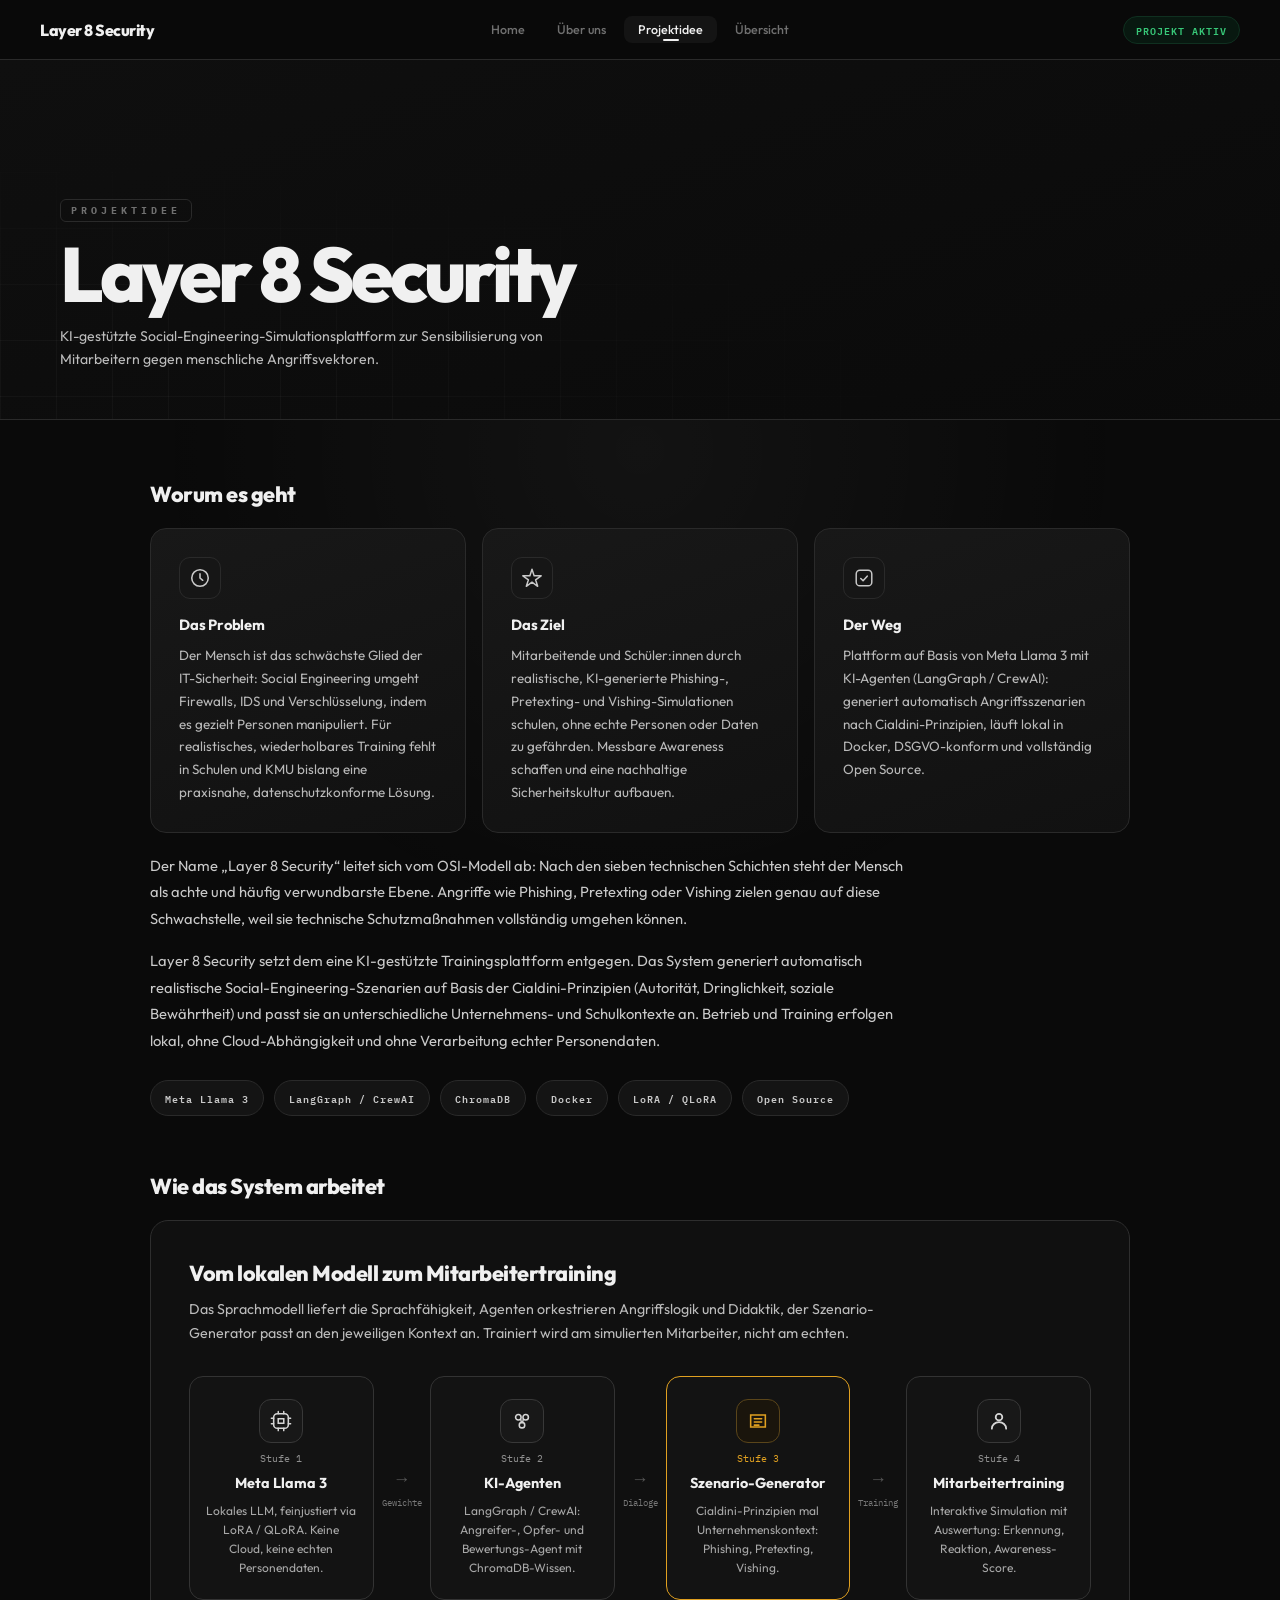
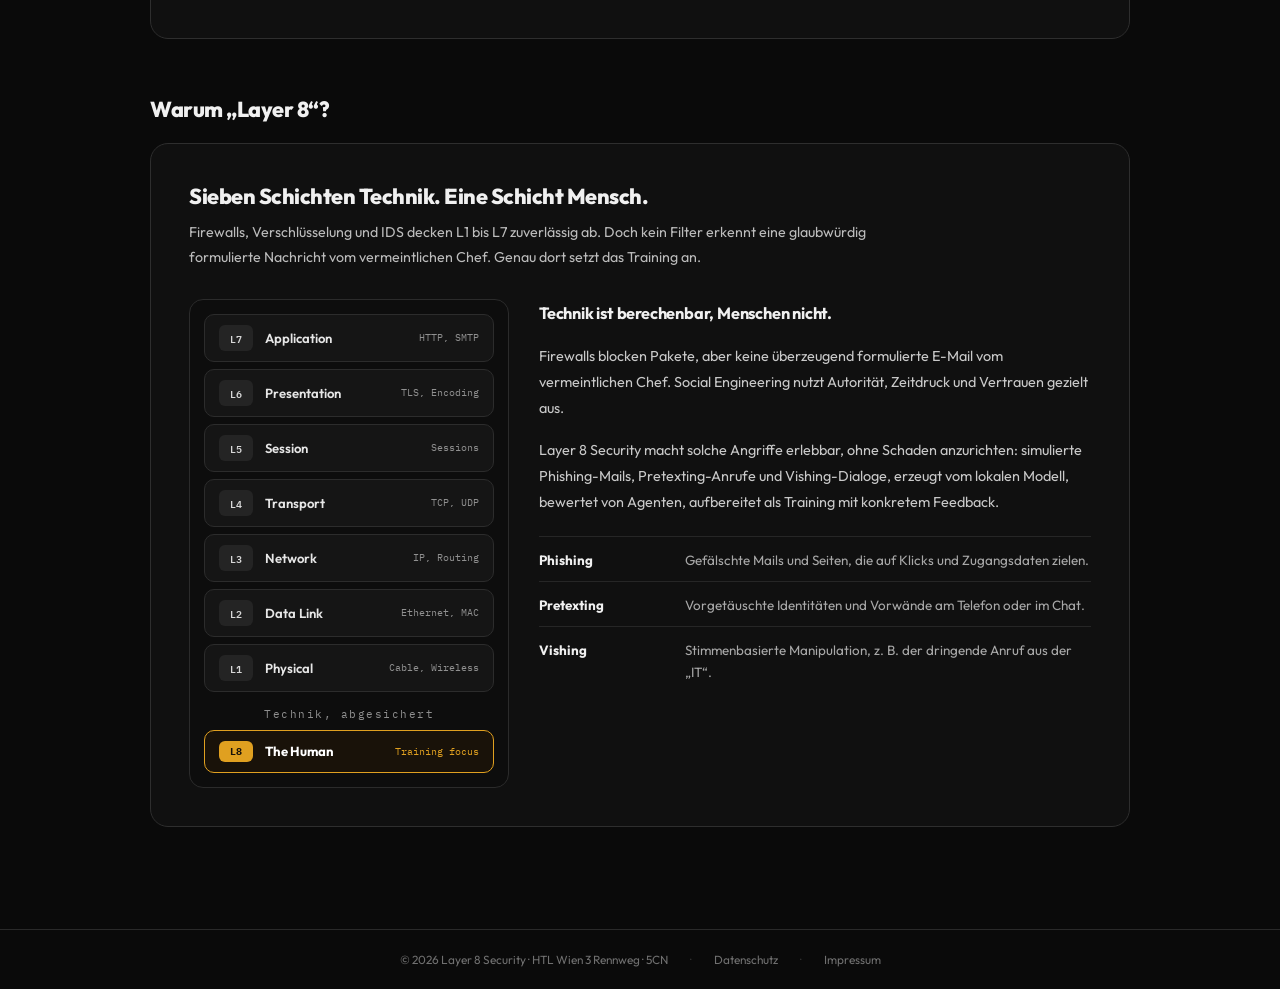
<file: projektidee.html>
<!DOCTYPE html>
<html lang="de">
<head>
<meta charset="UTF-8">
<meta name="viewport" content="width=device-width, initial-scale=1.0">
<title>L8S — Projektidee</title>
<link rel="stylesheet" href="shared.css">
<style>
  :root { color-scheme: dark; }
  .page { min-height: 100vh; }

  .hero-section {
    min-height: 40vh;
    display: flex; align-items: flex-end;
    padding: 0 60px 48px;
    background: linear-gradient(160deg, #0f0f0f 0%, #0a0a0a 100%);
    border-bottom: 1px solid var(--border);
    position: relative; overflow: hidden;
  }
  .hero-section::before {
    content: '';
    position: absolute; inset: 0; pointer-events: none;
    background-image:
      linear-gradient(rgba(255,255,255,.03) 1px, transparent 1px),
      linear-gradient(90deg, rgba(255,255,255,.03) 1px, transparent 1px);
    background-size: 56px 56px;
    mask-image: radial-gradient(ellipse 100% 100% at 0% 100%, black 20%, transparent 80%);
  }
  .hero-glow { position: absolute; inset: 0; pointer-events: none; transition: background .06s; }

  .page-tag {
    display: inline-block;
    font-family: 'IBM Plex Mono', monospace; font-size: .6rem; font-weight: 700;
    text-transform: uppercase; letter-spacing: 4px; color: var(--ink-dim);
    border: 1px solid var(--border); border-radius: 6px; padding: 4px 10px;
    margin-bottom: 16px;
    opacity: 0; transform: translateY(10px);
    animation: fadein .5s .1s ease forwards;
  }
  .page-title {
    font-size: clamp(2.5rem, 6vw, 5rem); font-weight: 800; letter-spacing: -4px; line-height: .95;
    color: #f0f0f0; text-wrap: balance;
    opacity: 0; transform: translateY(14px);
    animation: fadein .5s .2s ease forwards;
  }
  .page-sub {
    font-size: .88rem; color: #bdbdbd; margin-top: 14px; max-width: 560px; line-height: 1.65;
    opacity: 0; transform: translateY(10px);
    animation: fadein .5s .35s ease forwards;
  }

  .content { max-width: 1100px; margin: 0 auto; padding: 60px 60px 80px; }

  /* Ruhige Sektionsüberschriften, Satzschreibung statt Labels */
  .section-head { max-width: 720px; margin: 56px 0 20px; opacity: 0; animation: fadein .5s .6s ease forwards; }
  .section-head:first-child { margin-top: 0; }
  .section-head h2 { font-size: 1.35rem; font-weight: 800; letter-spacing: -.5px; color: #f0f0f0; text-wrap: balance; }

  /* Drei Aspekte, bewusst identisch ruhig */
  .idea-grid {
    display: grid; grid-template-columns: repeat(3, 1fr); gap: 16px; margin-bottom: 20px;
    opacity: 0; animation: fadein .5s .5s ease forwards;
  }
  .idea-block {
    background: linear-gradient(160deg, #181818, #111);
    border: 1px solid var(--border); border-radius: 16px; padding: 28px;
    transition: transform .2s, border-color .2s, box-shadow .2s;
  }
  .idea-block:hover {
    transform: translateY(-4px); border-color: #484848;
    box-shadow: 0 12px 40px rgba(0,0,0,.5);
  }
  .idea-icon {
    width: 42px; height: 42px; border-radius: 11px; display: grid; place-items: center;
    background: #161616; border: 1px solid var(--border); color: #c9c9c9;
    margin-bottom: 16px;
  }
  .idea-block h3 {
    font-size: .92rem; font-weight: 700; letter-spacing: -.2px; color: #f0f0f0; margin-bottom: 10px;
  }
  .idea-block p { font-size: .84rem; color: #b9b9b9; line-height: 1.7; margin: 0; }
  .ph-line {
    height: 9px; border-radius: 5px;
    animation: shimmer 2s infinite;
    margin-bottom: 8px;
  }
  .ph-line.w100 { width: 100%; background: #1e1e1e; }
  .ph-line.w75  { width: 75%; background: #1e1e1e; }
  .ph-line.w88  { width: 88%; background: #1e1e1e; }
  .ph-line.w55  { width: 55%; background: #1e1e1e; }
  @keyframes shimmer {
    0%,100% { background: #1e1e1e; }
    50%      { background: #262626; }
  }

  /* Big placeholder */
  .content-placeholder {
    border: 1px dashed var(--border); border-radius: 16px;
    padding: 48px; text-align: center;
    opacity: 0; animation: fadein .5s .7s ease forwards;
  }
  .ph-icon { color: var(--border); margin-bottom: 16px; }
  .ph-title {
    font-family: 'IBM Plex Mono', monospace; font-size: .68rem; font-weight: 700;
    text-transform: uppercase; letter-spacing: 3px; color: var(--ink-dim); margin-bottom: 10px;
  }
  .ph-desc { font-size: .82rem; color: var(--ink-dim); line-height: 1.6; }
  .ph-lines { margin-top: 28px; display: flex; flex-direction: column; gap: 10px; align-items: center; }
  .ph-lines .ph-line { margin: 0; }

  .idea-copy { opacity:0; animation:fadein .5s .7s ease forwards; max-width: 760px; }
  .idea-copy > p { font-size:.92rem; color:#c9c9c9; line-height:1.8; }
  .idea-copy > p + p { margin-top: 16px; }
  .tech-stack { display:flex; gap:10px; flex-wrap:wrap; margin-top:26px; margin-bottom:8px; }
  .tech-tag {
    font-family:'IBM Plex Mono',monospace; font-size:.64rem; font-weight:600; letter-spacing:1px;
    color:#c9c9c9; border:1px solid var(--border); border-radius:100px; padding:8px 14px; background:#141414;
  }

  /* Abbildungen im Stil der Arbeit: Tafel mit Beschriftung */
  .figure {
    border:1px solid #2e2e2e; border-radius:18px; overflow:hidden;
    margin-bottom:22px; opacity:0; animation:fadein .5s .8s ease forwards;
    background:#101010;
  }
  .figure-body { padding:38px; }
  .figure h2 { font-size:1.35rem; font-weight:800; letter-spacing:-.5px; color:#f0f0f0; text-wrap:balance; margin-bottom:10px; }
  .figure-lede { font-size:.89rem; color:#bcbcbc; line-height:1.7; max-width:700px; margin-bottom:30px; }

  /* Architektur als Schema mit beschrifteten Verbindungen */
  .arch-flow { display:grid; grid-template-columns:1fr auto 1fr auto 1fr auto 1fr; gap:8px; align-items:stretch; }
  .arch-node {
    background:#131313; border:1px solid #333; border-radius:14px; padding:22px 16px;
    text-align:center; display:flex; flex-direction:column; align-items:center; gap:9px;
    transition:border-color .2s, transform .2s;
  }
  .arch-node:hover { transform:translateY(-3px); border-color:#555; }
  .arch-node.core { border-color:var(--amber); }
  .arch-icon {
    width:44px; height:44px; border-radius:12px; display:grid; place-items:center;
    background:#181818; border:1px solid #383838; color:#d5d5d5;
  }
  .arch-node.core .arch-icon { color:var(--amber); border-color:#5a451a; background:#1a150c; }
  .arch-step { font-family:'IBM Plex Mono',monospace; font-size:.62rem; color:#8f8f8f; font-variant-numeric:tabular-nums; }
  .arch-node.core .arch-step { color:var(--amber); }
  .arch-label { font-weight:700; font-size:.9rem; color:#f0f0f0; }
  .arch-sub { font-size:.75rem; color:#a8a8a8; line-height:1.6; }
  .arch-link { display:flex; flex-direction:column; align-items:center; justify-content:center; gap:6px; min-width:34px; }
  .arch-link .wire { color:#555; font-size:1.1rem; }
  .arch-link .what { font-family:'IBM Plex Mono',monospace; font-size:.58rem; color:#777; white-space:nowrap; }

  /* OSI als Protokolltafel: ruhig, eine einzige Signalfarbe für Layer 8 */
  .osi-layout { display:grid; grid-template-columns:320px 1fr; gap:30px; align-items:start; }
  .osi-stack { display:flex; flex-direction:column; gap:7px; background:#0d0d0d; border:1px solid #2b2b2b; border-radius:14px; padding:14px; }
  .osi-layer {
    display:flex; align-items:center; gap:12px;
    border:1px solid #2c2c2c; border-radius:10px; padding:10px 14px;
    background:#151515; font-size:.82rem;
  }
  .osi-layer .osi-num {
    font-family:'IBM Plex Mono',monospace; font-size:.62rem; font-weight:600;
    background:#242424; border-radius:6px; padding:4px 8px; color:#d8d8d8; min-width:34px; text-align:center;
    font-variant-numeric:tabular-nums;
  }
  .osi-layer .osi-name { color:#e6e6e6; font-weight:600; overflow-wrap:anywhere; }
  .osi-layer .osi-tech { margin-left:auto; font-family:'IBM Plex Mono',monospace; font-size:.6rem; color:#909090; white-space:nowrap; }
  .osi-note { text-align:center; color:#8f8f8f; font-size:.68rem; letter-spacing:1.5px; font-family:'IBM Plex Mono',monospace; padding:8px 0 2px; }
  .osi-layer.l8 {
    background:#191209;
    border-color:var(--amber);
  }
  .osi-layer.l8 .osi-num { background:var(--amber); color:#191209; font-weight:700; }
  .osi-layer.l8 .osi-name { color:#fff; font-weight:700; }
  .osi-layer.l8 .osi-tech { color:var(--amber); }
  .osi-copy p { font-size:.9rem; color:#c9c9c9; line-height:1.8; margin:0 0 16px; }
  .osi-copy .lead { font-size:1.02rem; color:#f0f0f0; font-weight:700; letter-spacing:-.2px; text-wrap:balance; }
  .attack-list { list-style:none; margin:20px 0 0; padding:0; display:grid; gap:10px; }
  .attack-list li {
    display:grid; grid-template-columns:132px 1fr; gap:14px; align-items:baseline;
    border-top:1px solid #262626; padding-top:12px; font-size:.84rem;
  }
  .attack-list dt, .attack-list .a-name { font-weight:700; color:#f0f0f0; }
  .attack-list .a-desc { color:#a8a8a8; line-height:1.65; }

  @media (max-width: 900px) {
    .hero-section { padding-inline: 32px; }
    .content { padding: 44px 32px 72px; }
  }

  @media (max-width: 700px) {
    .hero-section {
      min-height: 280px;
      padding: 58px 18px 34px;
    }
    .page-title { font-size: clamp(2.2rem, 12vw, 3.35rem); letter-spacing: -2.5px; overflow-wrap: anywhere; }
    .page-sub { font-size: .92rem; }
    .content { padding: 32px 16px 56px; }
    .idea-grid { grid-template-columns: 1fr; gap: 12px; margin-bottom: 36px; }
    .idea-block { padding: 22px 20px; }
    .idea-block p, .idea-copy > p { font-size: .92rem !important; line-height: 1.75 !important; }
    .tech-stack { gap: 8px; margin-top: 20px; }
    .tech-tag { font-size: .6rem; letter-spacing: .8px; padding: 8px 11px; }
    .figure-body { padding: 26px 18px; }
    .figure h2 { font-size: 1.2rem; }
    .section-head { margin: 40px 0 16px; }
    .arch-flow { grid-template-columns: 1fr; gap: 8px; }
    .arch-link { flex-direction: row; padding: 2px 0; }
    .arch-link .wire { transform: rotate(90deg); display: inline-block; }
    .osi-layout { grid-template-columns: 1fr; }
    .attack-list li { grid-template-columns: 1fr; gap: 4px; }
  }

  @media (hover: none) {
    .idea-block:hover { transform: none; box-shadow: none; }
  }
</style>
</head>
<body>

<!-- NAV -->
<nav class="sitenav">
  <div class="brand-group">
  <a class="sitenav-brand" href="index.html">
    <span class="brand-name">Layer 8 Security</span>
  </a>
  </div>
  <div class="sitenav-links">
    <a class="sitenav-link" href="index.html">Home</a>
    <a class="sitenav-link" href="ueber-uns.html">Über uns</a>
    <a class="sitenav-link active" href="projektidee.html" aria-current="page">Projektidee</a>
    <a class="sitenav-link" href="uebersicht.html">Übersicht</a>
  </div>
  <div class="sitenav-right">
    <span class="live-tag"><span class="live-dot"></span>Projekt aktiv</span>
  </div>
</nav>

<div class="page">
  <div class="hero-section">
    <div class="hero-glow" id="hero-glow"></div>
    <div style="position:relative;z-index:1;">
      <div class="page-tag">Projektidee</div>
      <h1 class="page-title">Layer 8 Security</h1>
      <p class="page-sub">KI-gestützte Social-Engineering-Simulationsplattform zur Sensibilisierung von Mitarbeitern gegen menschliche Angriffsvektoren.</p>
    </div>
  </div>

  <div class="content">
    <div class="section-head">
      <h2>Worum es geht</h2>
    </div>
    <div class="idea-grid">
      <div class="idea-block">
        <div class="idea-icon" aria-hidden="true">
          <svg width="22" height="22" viewBox="0 0 24 24" fill="none"><circle cx="12" cy="12" r="9" stroke="currentColor" stroke-width="1.7"/><path d="M12 7.5V12l3 2.5" stroke="currentColor" stroke-width="1.7" stroke-linecap="round"/></svg>
        </div>
        <h3>Das Problem</h3>
        <p>Der Mensch ist das schwächste Glied der IT-Sicherheit: Social Engineering umgeht Firewalls, IDS und Verschlüsselung, indem es gezielt Personen manipuliert. Für realistisches, wiederholbares Training fehlt in Schulen und KMU bislang eine praxisnahe, datenschutzkonforme Lösung.</p>
      </div>
      <div class="idea-block">
        <div class="idea-icon" aria-hidden="true">
          <svg width="22" height="22" viewBox="0 0 24 24" fill="none"><path d="M12 2.5l2.3 7.1H22l-6.1 4.4 2.3 7.1-6.2-4.5-6.2 4.5 2.3-7.1L2 9.6h7.7L12 2.5z" stroke="currentColor" stroke-width="1.6" stroke-linejoin="round"/></svg>
        </div>
        <h3>Das Ziel</h3>
        <p>Mitarbeitende und Schüler:innen durch realistische, KI-generierte Phishing-, Pretexting- und Vishing-Simulationen schulen, ohne echte Personen oder Daten zu gefährden. Messbare Awareness schaffen und eine nachhaltige Sicherheitskultur aufbauen.</p>
      </div>
      <div class="idea-block">
        <div class="idea-icon" aria-hidden="true">
          <svg width="22" height="22" viewBox="0 0 24 24" fill="none"><rect x="3.5" y="3.5" width="17" height="17" rx="4" stroke="currentColor" stroke-width="1.6"/><path d="M8.5 12.5l2.5 2.5 4.5-5" stroke="currentColor" stroke-width="1.7" stroke-linecap="round" stroke-linejoin="round"/></svg>
        </div>
        <h3>Der Weg</h3>
        <p>Plattform auf Basis von Meta Llama 3 mit KI-Agenten (LangGraph / CrewAI): generiert automatisch Angriffsszenarien nach Cialdini-Prinzipien, läuft lokal in Docker, DSGVO-konform und vollständig Open Source.</p>
      </div>
    </div>

    <div class="idea-copy">
      <p>
        Der Name „Layer 8 Security“ leitet sich vom OSI-Modell ab: Nach den sieben technischen Schichten steht der Mensch als achte und häufig verwundbarste Ebene. Angriffe wie Phishing, Pretexting oder Vishing zielen genau auf diese Schwachstelle, weil sie technische Schutzmaßnahmen vollständig umgehen können.
      </p>
      <p>
        Layer 8 Security setzt dem eine KI-gestützte Trainingsplattform entgegen. Das System generiert automatisch realistische Social-Engineering-Szenarien auf Basis der Cialdini-Prinzipien (Autorität, Dringlichkeit, soziale Bewährtheit) und passt sie an unterschiedliche Unternehmens- und Schulkontexte an. Betrieb und Training erfolgen lokal, ohne Cloud-Abhängigkeit und ohne Verarbeitung echter Personendaten.
      </p>
      <div class="tech-stack" aria-label="Verwendete Technologien">
        <span class="tech-tag">Meta Llama 3</span>
        <span class="tech-tag">LangGraph / CrewAI</span>
        <span class="tech-tag">ChromaDB</span>
        <span class="tech-tag">Docker</span>
        <span class="tech-tag">LoRA / QLoRA</span>
        <span class="tech-tag">Open Source</span>
      </div>
    </div>

    <!-- Architektur -->
    <div class="section-head">
      <h2>Wie das System arbeitet</h2>
    </div>
    <figure class="figure" aria-labelledby="arch-title">
      <div class="figure-body">
        <h2 id="arch-title">Vom lokalen Modell zum Mitarbeitertraining</h2>
        <p class="figure-lede">Das Sprachmodell liefert die Sprachfähigkeit, Agenten orkestrieren Angriffslogik und Didaktik, der Szenario-Generator passt an den jeweiligen Kontext an. Trainiert wird am simulierten Mitarbeiter, nicht am echten.</p>
        <div class="arch-flow" role="img" aria-label="Architektur: Llama 3, KI-Agenten, Szenario-Generator, Mitarbeitertraining">
          <div class="arch-node">
            <div class="arch-icon" aria-hidden="true"><svg width="22" height="22" viewBox="0 0 24 24" fill="none"><rect x="4" y="4" width="16" height="16" rx="4" stroke="currentColor" stroke-width="1.7"/><path d="M9 9.5h6v5H9z" stroke="currentColor" stroke-width="1.7"/><path d="M9 1.5v2.5M15 1.5v2.5M9 20v2.5M15 20v2.5M1.5 9H4M1.5 15H4M20 9h2.5M20 15h2.5" stroke="currentColor" stroke-width="1.6" stroke-linecap="round"/></svg></div>
            <div class="arch-step">Stufe 1</div>
            <div class="arch-label">Meta Llama 3</div>
            <div class="arch-sub">Lokales LLM, feinjustiert via LoRA / QLoRA. Keine Cloud, keine echten Personendaten.</div>
          </div>
          <div class="arch-link" aria-hidden="true"><span class="wire">→</span><span class="what">Gewichte</span></div>
          <div class="arch-node">
            <div class="arch-icon" aria-hidden="true"><svg width="22" height="22" viewBox="0 0 24 24" fill="none"><circle cx="8" cy="8" r="3" stroke="currentColor" stroke-width="1.7"/><circle cx="16" cy="8" r="3" stroke="currentColor" stroke-width="1.7"/><circle cx="12" cy="16.5" r="3" stroke="currentColor" stroke-width="1.7"/><path d="M10.5 10l1 3.7M13.5 10l-1 3.7" stroke="currentColor" stroke-width="1.5" stroke-linecap="round"/></svg></div>
            <div class="arch-step">Stufe 2</div>
            <div class="arch-label">KI-Agenten</div>
            <div class="arch-sub">LangGraph / CrewAI: Angreifer-, Opfer- und Bewertungs-Agent mit ChromaDB-Wissen.</div>
          </div>
          <div class="arch-link" aria-hidden="true"><span class="wire">→</span><span class="what">Dialoge</span></div>
          <div class="arch-node core">
            <div class="arch-icon" aria-hidden="true"><svg width="22" height="22" viewBox="0 0 24 24" fill="none"><path d="M4 5.5h16v13H4z" stroke="currentColor" stroke-width="1.7"/><path d="M8 9.5h8M8 13h8M8 16.5h5" stroke="currentColor" stroke-width="1.7" stroke-linecap="round"/></svg></div>
            <div class="arch-step">Stufe 3</div>
            <div class="arch-label">Szenario-Generator</div>
            <div class="arch-sub">Cialdini-Prinzipien mal Unternehmenskontext: Phishing, Pretexting, Vishing.</div>
          </div>
          <div class="arch-link" aria-hidden="true"><span class="wire">→</span><span class="what">Training</span></div>
          <div class="arch-node">
            <div class="arch-icon" aria-hidden="true"><svg width="22" height="22" viewBox="0 0 20 20" fill="none"><circle cx="10" cy="6.5" r="3" stroke="currentColor" stroke-width="1.6"/><path d="M3.5 17c0-3.4 2.9-6 6.5-6s6.5 2.6 6.5 6" stroke="currentColor" stroke-width="1.6" stroke-linecap="round"/></svg></div>
            <div class="arch-step">Stufe 4</div>
            <div class="arch-label">Mitarbeitertraining</div>
            <div class="arch-sub">Interaktive Simulation mit Auswertung: Erkennung, Reaktion, Awareness-Score.</div>
          </div>
        </div>
      </div>
    </figure>

    <!-- OSI -->
    <div class="section-head">
      <h2>Warum „Layer 8“?</h2>
    </div>
    <figure class="figure" aria-labelledby="osi-title">
      <div class="figure-body">
        <h2 id="osi-title">Sieben Schichten Technik. Eine Schicht Mensch.</h2>
        <p class="figure-lede">Firewalls, Verschlüsselung und IDS decken L1 bis L7 zuverlässig ab. Doch kein Filter erkennt eine glaubwürdig formulierte Nachricht vom vermeintlichen Chef. Genau dort setzt das Training an.</p>
        <div class="osi-layout">
          <div class="osi-stack" role="img" aria-label="OSI model, layers 1 to 7, plus layer 8: the human">
            <div class="osi-layer"><span class="osi-num">L7</span><span class="osi-name">Application</span><span class="osi-tech">HTTP, SMTP</span></div>
            <div class="osi-layer"><span class="osi-num">L6</span><span class="osi-name">Presentation</span><span class="osi-tech">TLS, Encoding</span></div>
            <div class="osi-layer"><span class="osi-num">L5</span><span class="osi-name">Session</span><span class="osi-tech">Sessions</span></div>
            <div class="osi-layer"><span class="osi-num">L4</span><span class="osi-name">Transport</span><span class="osi-tech">TCP, UDP</span></div>
            <div class="osi-layer"><span class="osi-num">L3</span><span class="osi-name">Network</span><span class="osi-tech">IP, Routing</span></div>
            <div class="osi-layer"><span class="osi-num">L2</span><span class="osi-name">Data Link</span><span class="osi-tech">Ethernet, MAC</span></div>
            <div class="osi-layer"><span class="osi-num">L1</span><span class="osi-name">Physical</span><span class="osi-tech">Cable, Wireless</span></div>
            <div class="osi-note" aria-hidden="true">Technik, abgesichert</div>
            <div class="osi-layer l8"><span class="osi-num">L8</span><span class="osi-name">The Human</span><span class="osi-tech">Training focus</span></div>
          </div>
          <div class="osi-copy">
            <p class="lead">Technik ist berechenbar, Menschen nicht.</p>
            <p>Firewalls blocken Pakete, aber keine überzeugend formulierte E-Mail vom vermeintlichen Chef. Social Engineering nutzt Autorität, Zeitdruck und Vertrauen gezielt aus.</p>
            <p>Layer 8 Security macht solche Angriffe erlebbar, ohne Schaden anzurichten: simulierte Phishing-Mails, Pretexting-Anrufe und Vishing-Dialoge, erzeugt vom lokalen Modell, bewertet von Agenten, aufbereitet als Training mit konkretem Feedback.</p>
            <ul class="attack-list">
              <li><span class="a-name">Phishing</span><span class="a-desc">Gefälschte Mails und Seiten, die auf Klicks und Zugangsdaten zielen.</span></li>
              <li><span class="a-name">Pretexting</span><span class="a-desc">Vorgetäuschte Identitäten und Vorwände am Telefon oder im Chat.</span></li>
              <li><span class="a-name">Vishing</span><span class="a-desc">Stimmenbasierte Manipulation, z. B. der dringende Anruf aus der „IT“.</span></li>
            </ul>
          </div>
        </div>
      </div>
    </figure>
  </div>
</div>

<script>
document.addEventListener('mousemove', e => {
  document.body.style.setProperty('--mx', e.clientX + 'px');
  document.body.style.setProperty('--my', e.clientY + 'px');
  const glow = document.getElementById('hero-glow');
  if (glow) {
    const r = glow.parentElement.getBoundingClientRect();
    const x = ((e.clientX - r.left) / r.width  * 100).toFixed(1) + '%';
    const y = ((e.clientY - r.top)  / r.height * 100).toFixed(1) + '%';
    glow.style.background = `radial-gradient(ellipse 500px 400px at ${x} ${y}, rgba(255,255,255,.06) 0%, transparent 65%)`;
  }
});
</script>
<footer class="l8s-footer">
  <span>© 2026 Layer 8 Security · HTL Wien 3 Rennweg · 5CN</span>
  <span class="sep">·</span><a href="datenschutz.html">Datenschutz</a>
  <span class="sep">·</span><a href="impressum.html">Impressum</a>
</footer>
</body>
</html>
</file>
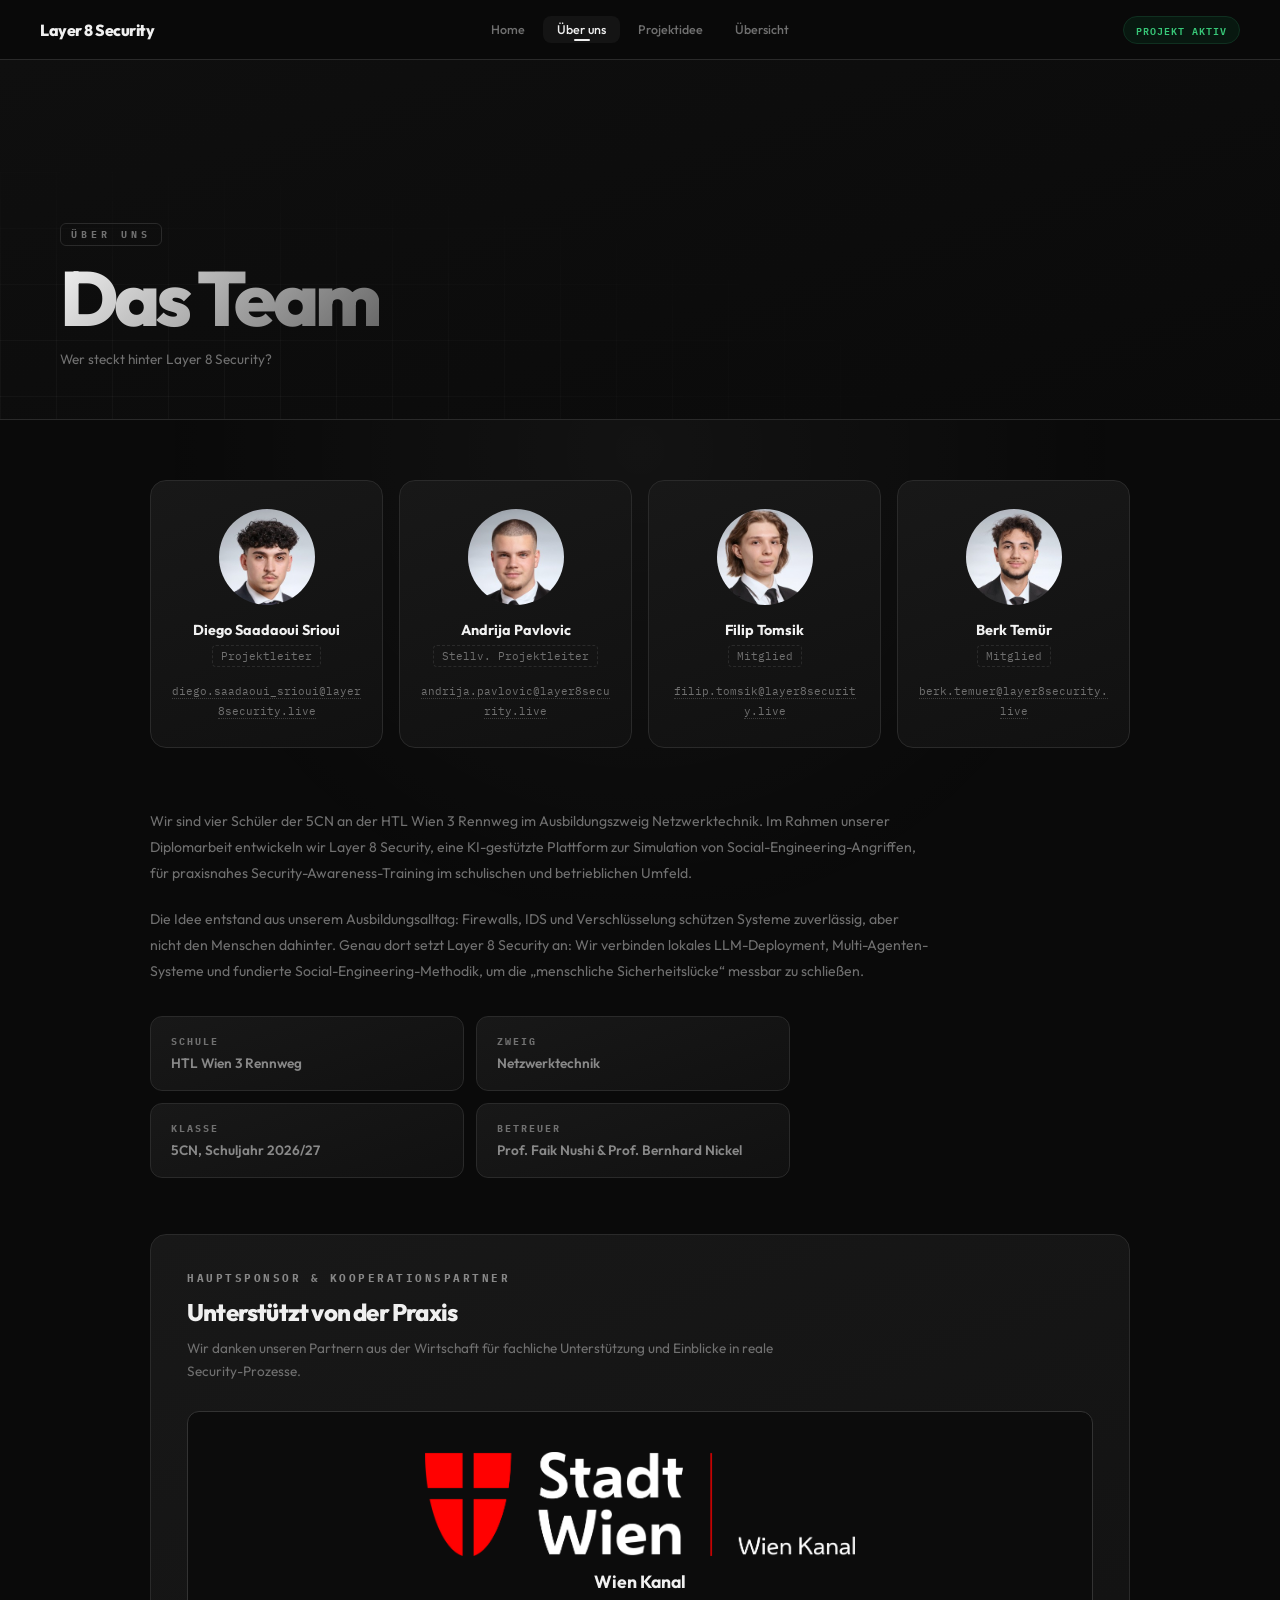
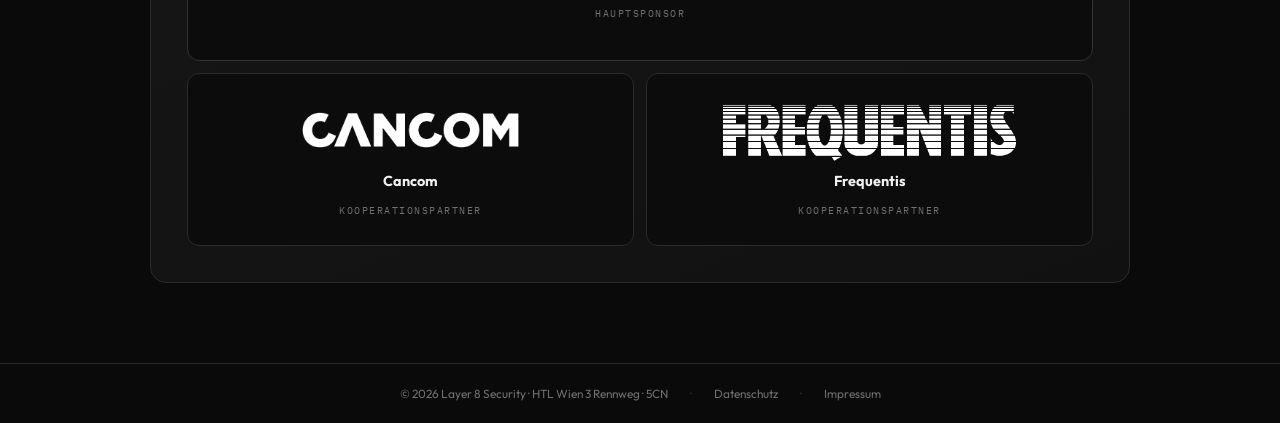
<file: ueber-uns.html>
<!DOCTYPE html>
<html lang="de">
<head>
<meta charset="UTF-8">
<meta name="viewport" content="width=device-width, initial-scale=1.0">
<title>L8S — Über uns</title>
<link rel="stylesheet" href="shared.css">
<style>
  .page { min-height: 100vh; }

  .hero-section {
    min-height: 40vh;
    display: flex; align-items: flex-end;
    padding: 0 60px 48px;
    background: linear-gradient(160deg, #0f0f0f 0%, #0a0a0a 100%);
    border-bottom: 1px solid var(--border);
    position: relative; overflow: hidden;
  }
  .hero-section::before {
    content: '';
    position: absolute; inset: 0; pointer-events: none;
    background-image:
      linear-gradient(rgba(255,255,255,.03) 1px, transparent 1px),
      linear-gradient(90deg, rgba(255,255,255,.03) 1px, transparent 1px);
    background-size: 56px 56px;
    mask-image: radial-gradient(ellipse 100% 100% at 0% 100%, black 20%, transparent 80%);
  }
  .hero-glow { position: absolute; inset: 0; pointer-events: none; transition: background .06s; }

  .page-tag {
    display: inline-block;
    font-family: 'IBM Plex Mono', monospace; font-size: .6rem; font-weight: 700;
    text-transform: uppercase; letter-spacing: 4px; color: var(--ink-dim);
    border: 1px solid var(--border); border-radius: 6px; padding: 4px 10px;
    margin-bottom: 16px;
    opacity: 0; transform: translateY(10px);
    animation: fadein .5s .1s ease forwards;
  }
  .page-title {
    font-size: clamp(2.5rem, 6vw, 5rem); font-weight: 800; letter-spacing: -4px; line-height: .95;
    background: linear-gradient(135deg, #f0f0f0 0%, #666 100%);
    -webkit-background-clip: text; -webkit-text-fill-color: transparent; background-clip: text;
    opacity: 0; transform: translateY(14px);
    animation: fadein .5s .2s ease forwards;
  }
  .page-sub {
    font-size: .85rem; color: var(--ink-dim); margin-top: 14px; max-width: 480px; line-height: 1.6;
    opacity: 0; transform: translateY(10px);
    animation: fadein .5s .35s ease forwards;
  }

  .content { max-width: 1100px; margin: 0 auto; padding: 60px 60px 80px; position: relative; z-index: 1; }

  /* Team grid */
  .team-grid {
    display: grid; grid-template-columns: repeat(4, 1fr); gap: 16px; margin-bottom: 60px;
    opacity: 0; transform: translateY(16px);
    animation: fadein .5s .5s ease forwards;
  }
  .team-card {
    background: linear-gradient(160deg, #181818, #111);
    border: 1px solid var(--border); border-radius: 16px;
    padding: 28px 20px; text-align: center;
    transition: transform .2s, border-color .2s, box-shadow .2s;
  }
  .team-card:hover {
    transform: translateY(-4px); border-color: #404040;
    box-shadow: 0 12px 40px rgba(0,0,0,.5);
  }
  .team-avatar {
    width: 96px; height: 96px; border-radius: 50%;
    background: linear-gradient(135deg, #282828, #1a1a1a);
    border: none;
    display: flex; align-items: center; justify-content: center;
    font-weight: 700; font-size: 1rem; color: var(--ink-mid);
    margin: 0 auto 16px; letter-spacing: .5px;
    overflow: hidden;
  }
  .team-avatar img {
    width: 100%; height: 100%; object-fit: cover; object-position: center 15%;
  }
  .team-name { font-weight: 700; font-size: .9rem; margin-bottom: 5px; }
  .team-role {
    font-size: .68rem; color: var(--ink-dim);
    font-family: 'IBM Plex Mono', monospace;
    border: 1px dashed var(--border); border-radius: 4px;
    padding: 3px 8px; display: inline-block;
  }
 
  /* Placeholder content blocks */
  .content-placeholder {
    border: 1px dashed var(--border); border-radius: 16px;
    padding: 40px; text-align: center;
    opacity: 0; animation: fadein .5s .65s ease forwards;
  }
  .ph-icon { color: var(--border); margin-bottom: 16px; }
  .ph-title {
    font-family: 'IBM Plex Mono', monospace; font-size: .7rem; font-weight: 700;
    text-transform: uppercase; letter-spacing: 3px; color: var(--ink-dim);
    margin-bottom: 10px;
  }
  .ph-desc { font-size: .82rem; color: var(--ink-dim); line-height: 1.6; }
  .ph-lines { margin-top: 28px; display: flex; flex-direction: column; gap: 10px; align-items: center; }
  .ph-line {
    height: 10px; border-radius: 5px; background: #1e1e1e;
    animation: shimmer 2s infinite;
  }
  .ph-line.w100 { width: 100%; }
  .ph-line.w70  { width: 70%; }
  .ph-line.w85  { width: 85%; }
  .ph-line.w50  { width: 50%; }
  @keyframes shimmer {
    0%,100% { background: #1e1e1e; }
    50%      { background: #262626; }
  }

  .project-copy { opacity: 0; animation: fadein .5s .65s ease forwards; }
  .project-copy p { font-size:.88rem; color:var(--ink-dim); line-height:1.85; max-width:780px; }
  .project-facts { display:grid; grid-template-columns:repeat(2,1fr); gap:12px; max-width:640px; margin-bottom:56px; }
  .fact-card { background:linear-gradient(160deg,#181818,#111); border:1px solid var(--border); border-radius:12px; padding:18px 20px; }
  .fact-label { font-family:'IBM Plex Mono',monospace; font-size:.6rem; font-weight:700; text-transform:uppercase; letter-spacing:2px; color:var(--ink-dim); margin-bottom:6px; }
  .fact-value { font-size:.85rem; color:var(--ink-mid); font-weight:600; }

  .team-mail { margin-top:12px; }
  .team-mail a {
    font-family:'IBM Plex Mono',monospace; font-size:.68rem; color:var(--ink-dim);
    text-decoration:none; word-break:break-all; border-bottom:1px dotted #404040;
    transition:color .15s, border-color .15s;
  }
  .team-mail a:hover { color:var(--ink); border-bottom-color:var(--ink); }

  /* ─── KONTAKT-Typografie (wird auch von der Partner-Sektion genutzt) ─── */
  .contact-kicker {
    font-family:'IBM Plex Mono',monospace; font-size:.68rem; font-weight:700;
    text-transform:uppercase; letter-spacing:2.5px; color:var(--ink-mid); margin-bottom:12px;
  }
  .contact-title { font-size:1.5rem; font-weight:800; letter-spacing:-.8px; margin-bottom:10px; }
  .contact-desc { font-size:.85rem; color:var(--ink-dim); line-height:1.7; max-width:640px; margin-bottom:28px; }

  /* ─── PARTNER (erweiterbar: weitere .partner-card ergänzen) ─── */
  .partner-section {
    background:linear-gradient(160deg,#181818,#111);
    border:1px solid var(--border); border-radius:16px; padding:36px;
    margin-top:20px;
    opacity:0; animation:fadein .5s .85s ease forwards;
  }
  .partner-grid { display:grid; grid-template-columns:repeat(2,1fr); gap:12px; }
  .partner-card {
    border:1px solid var(--border); border-radius:12px; padding:28px 20px;
    background:#0c0c0c; display:flex; flex-direction:column; align-items:center; gap:14px;
    transition:border-color .2s, transform .2s;
  }
  .partner-card:hover { border-color:#404040; transform:translateY(-2px); }
  .partner-card img { height:56px; width:auto; max-width:100%; object-fit:contain; }
  .partner-card.partner-main { grid-column:1 / -1; padding:40px 20px; border-color:#333; }
  .partner-card.partner-main img { height:104px; }
  .partner-card.partner-main .partner-name { font-size:1.1rem; }
  .partner-name { font-weight:700; font-size:.9rem; }
  .partner-sub { font-family:'IBM Plex Mono',monospace; font-size:.62rem; text-transform:uppercase; letter-spacing:1.5px; color:var(--ink-dim); }

  @media (max-width: 900px) {
    .hero-section { padding-inline: 32px; }
    .content { padding: 44px 32px 72px; }
    .team-grid { grid-template-columns: repeat(2, minmax(0, 1fr)); }
  }

  @media (max-width: 520px) {
    .hero-section {
      min-height: 250px;
      padding: 58px 18px 34px;
    }
    .page-title { font-size: clamp(2.35rem, 14vw, 3.5rem); letter-spacing: -2.5px; }
    .page-sub { font-size: .92rem; }
    .content { padding: 32px 16px 56px; }
    .team-grid { grid-template-columns: 1fr; gap: 12px; margin-bottom: 48px; }
    .team-card {
      min-height: 128px;
      padding: 18px;
      display: grid;
      grid-template-columns: 88px minmax(0, 1fr);
      grid-template-rows: auto auto;
      column-gap: 16px;
      align-content: center;
      text-align: left;
    }
    .team-avatar, .claude-avatar { width: 88px; height: 88px; margin: 0; grid-row: 1 / 3; }
    .team-card.claude-card.revealed { display: grid; }
    .team-name { align-self: end; font-size: 1rem; }
    .team-role { align-self: start; width: fit-content; max-width: 100%; line-height: 1.45; }
    .secret-trigger { min-width: 56px; min-height: 44px; margin-top: -28px; }
    .project-copy p { font-size: .95rem !important; line-height: 1.75 !important; }
    .project-facts { grid-template-columns: 1fr; }
    .fact-card { padding: 16px 18px; }
    .partner-section { padding: 24px 20px; }
    .partner-grid { grid-template-columns: 1fr; }
    .contact-title { font-size: 1.3rem; }
  }

  @media (hover: none) {
    .team-card:hover { transform: none; box-shadow: none; }
  }
</style>
</head>
<body>

<!-- NAV -->
<nav class="sitenav">
  <div class="brand-group">
  <a class="sitenav-brand" href="index.html">
    <span class="brand-name">Layer 8 Security</span>
  </a>
  </div>
  <div class="sitenav-links">
    <a class="sitenav-link" href="index.html">Home</a>
    <a class="sitenav-link active" href="ueber-uns.html" aria-current="page">Über uns</a>
    <a class="sitenav-link" href="projektidee.html">Projektidee</a>
    <a class="sitenav-link" href="uebersicht.html">Übersicht</a>
  </div>
  <div class="sitenav-right">
    <span class="live-tag"><span class="live-dot"></span>Projekt aktiv</span>
  </div>
</nav>

<div class="page">
  <!-- HERO SECTION -->
  <div class="hero-section">
    <div class="hero-glow" id="hero-glow"></div>
    <div style="position:relative;z-index:1;">
      <div class="page-tag">Über uns</div>
      <h1 class="page-title">Das Team</h1>
      <p class="page-sub">Wer steckt hinter Layer 8 Security?</p>
    </div>
  </div>

  <!-- CONTENT -->
  <div class="content">
    <div class="team-grid">
      <div class="team-card">
        <div class="team-avatar"><img src="uploads/Diego.jpeg?v=5cn" alt="Diego Saadaoui Srioui"></div>
        <div>
          <div class="team-name">Diego Saadaoui Srioui</div>
          <div class="team-role">Projektleiter</div>
          <div class="team-mail"><a href="mailto:diego.saadaoui_srioui@layer8security.live">diego.saadaoui_srioui@layer8security.live</a></div>
        </div>
      </div>
      <div class="team-card">
        <div class="team-avatar"><img src="uploads/Andi.jpeg?v=5cn" alt="Andrija Pavlovic"></div>
        <div>
          <div class="team-name">Andrija Pavlovic</div>
          <div class="team-role">Stellv. Projektleiter</div>
          <div class="team-mail"><a href="mailto:andrija.pavlovic@layer8security.live">andrija.pavlovic@layer8security.live</a></div>
        </div>
      </div>
      <div class="team-card">
        <div class="team-avatar"><img src="uploads/Filip.jpeg?v=5cn" alt="Filip Tomsik" style="object-position: center 30%;"></div>
        <div>
          <div class="team-name">Filip Tomsik</div>
          <div class="team-role">Mitglied</div>
          <div class="team-mail"><a href="mailto:filip.tomsik@layer8security.live">filip.tomsik@layer8security.live</a></div>
        </div>
      </div>
      <div class="team-card">
        <div class="team-avatar"><img src="uploads/Berk.jpeg?v=5cn" alt="Berk Temür" style="object-position: center 10%;"></div>
        <div>
          <div class="team-name">Berk Temür</div>
          <div class="team-role">Mitglied</div>
          <div class="team-mail"><a href="mailto:berk.temuer@layer8security.live">berk.temuer@layer8security.live</a></div>
        </div>
      </div>        
    </div>

    <div class="project-copy">
      <p style="font-size:.88rem;color:var(--ink-dim);line-height:1.85;max-width:780px;margin:0 0 20px;">
        Wir sind vier Schüler der 5CN an der HTL Wien 3 Rennweg im Ausbildungszweig Netzwerktechnik. Im Rahmen unserer Diplomarbeit entwickeln wir Layer 8 Security, eine KI-gestützte Plattform zur Simulation von Social-Engineering-Angriffen, für praxisnahes Security-Awareness-Training im schulischen und betrieblichen Umfeld.
      </p>
      <p style="font-size:.88rem;color:var(--ink-dim);line-height:1.85;max-width:780px;margin:0 0 32px;">
        Die Idee entstand aus unserem Ausbildungsalltag: Firewalls, IDS und Verschlüsselung schützen Systeme zuverlässig, aber nicht den Menschen dahinter. Genau dort setzt Layer 8 Security an: Wir verbinden lokales LLM-Deployment, Multi-Agenten-Systeme und fundierte Social-Engineering-Methodik, um die „menschliche Sicherheitslücke“ messbar zu schließen.
      </p>
      <div class="project-facts">
        <div class="fact-card">
          <div class="fact-label">Schule</div>
          <div class="fact-value">HTL Wien 3 Rennweg</div>
        </div>
        <div class="fact-card">
          <div class="fact-label">Zweig</div>
          <div class="fact-value">Netzwerktechnik</div>
        </div>
        <div class="fact-card">
          <div class="fact-label">Klasse</div>
          <div class="fact-value">5CN, Schuljahr 2026/27</div>
        </div>
        <div class="fact-card">
          <div class="fact-label">Betreuer</div>
          <div class="fact-value">Prof. Faik Nushi &amp; Prof. Bernhard Nickel</div>
        </div>
          </div>
        </div>

      <div class="partner-section">
        <div class="contact-kicker">Hauptsponsor &amp; Kooperationspartner</div>
        <div class="contact-title">Unterstützt von der Praxis</div>
        <p class="contact-desc">Wir danken unseren Partnern aus der Wirtschaft für fachliche Unterstützung und Einblicke in reale Security-Prozesse.</p>
        <!-- Weitere Partner hier als .partner-card ergänzen. Logo als Datei in assets/ ablegen. -->
        <div class="partner-grid">
          <div class="partner-card partner-main">
            <img src="assets/wienkanal-logo.png" alt="Wien Kanal Logo" loading="lazy" onerror="this.closest('.partner-card').style.display='none'">
            <div class="partner-name">Wien Kanal</div>
            <div class="partner-sub">Hauptsponsor</div>
          </div>
          <div class="partner-card">
            <img src="assets/cancom-logo.png" alt="Cancom Logo" loading="lazy" onerror="this.closest('.partner-card').style.display='none'">
            <div class="partner-name">Cancom</div>
            <div class="partner-sub">Kooperationspartner</div>
          </div>
          <div class="partner-card">
            <img class="logo-freq" src="assets/frequentis-logo.png" alt="Frequentis Logo" loading="lazy" onerror="this.closest('.partner-card').style.display='none'">
            <div class="partner-name">Frequentis</div>
            <div class="partner-sub">Kooperationspartner</div>
          </div>
        </div>
      </div>
    </div>
  </div>

<script>
document.addEventListener('DOMContentLoaded', () => {
  const btn = document.getElementById('secret-btn');
  const card = document.getElementById('claude-card');
  if (btn && card) btn.addEventListener('click', () => {
    const revealed = card.classList.toggle('revealed');
    btn.setAttribute('aria-expanded', String(revealed));
    card.setAttribute('aria-hidden', String(!revealed));
  });

  // E-Mail kopieren (Kontakt-Sektion)
  document.querySelectorAll('[data-copy]').forEach(copyBtn => {
    copyBtn.addEventListener('click', async () => {
      const mail = copyBtn.getAttribute('data-copy');
      try {
        await navigator.clipboard.writeText(mail);
        const orig = copyBtn.textContent;
        copyBtn.textContent = 'Kopiert ✓';
        setTimeout(() => { copyBtn.textContent = orig; }, 1600);
      } catch {
        window.location.href = 'mailto:' + mail;
      }
    });
  });
});

document.addEventListener('mousemove', e => {
  document.body.style.setProperty('--mx', e.clientX + 'px');
  document.body.style.setProperty('--my', e.clientY + 'px');
  const glow = document.getElementById('hero-glow');
  if (glow) {
    const r = glow.parentElement.getBoundingClientRect();
    const x = ((e.clientX - r.left) / r.width  * 100).toFixed(1) + '%';
    const y = ((e.clientY - r.top)  / r.height * 100).toFixed(1) + '%';
    glow.style.background = `radial-gradient(ellipse 500px 400px at ${x} ${y}, rgba(255,255,255,.06) 0%, transparent 65%)`;
  }
});
</script>
<footer class="l8s-footer">
  <span>© 2026 Layer 8 Security · HTL Wien 3 Rennweg · 5CN</span>
  <span class="sep">·</span><a href="datenschutz.html">Datenschutz</a>
  <span class="sep">·</span><a href="impressum.html">Impressum</a>
</footer>
</body>
</html>
</file>
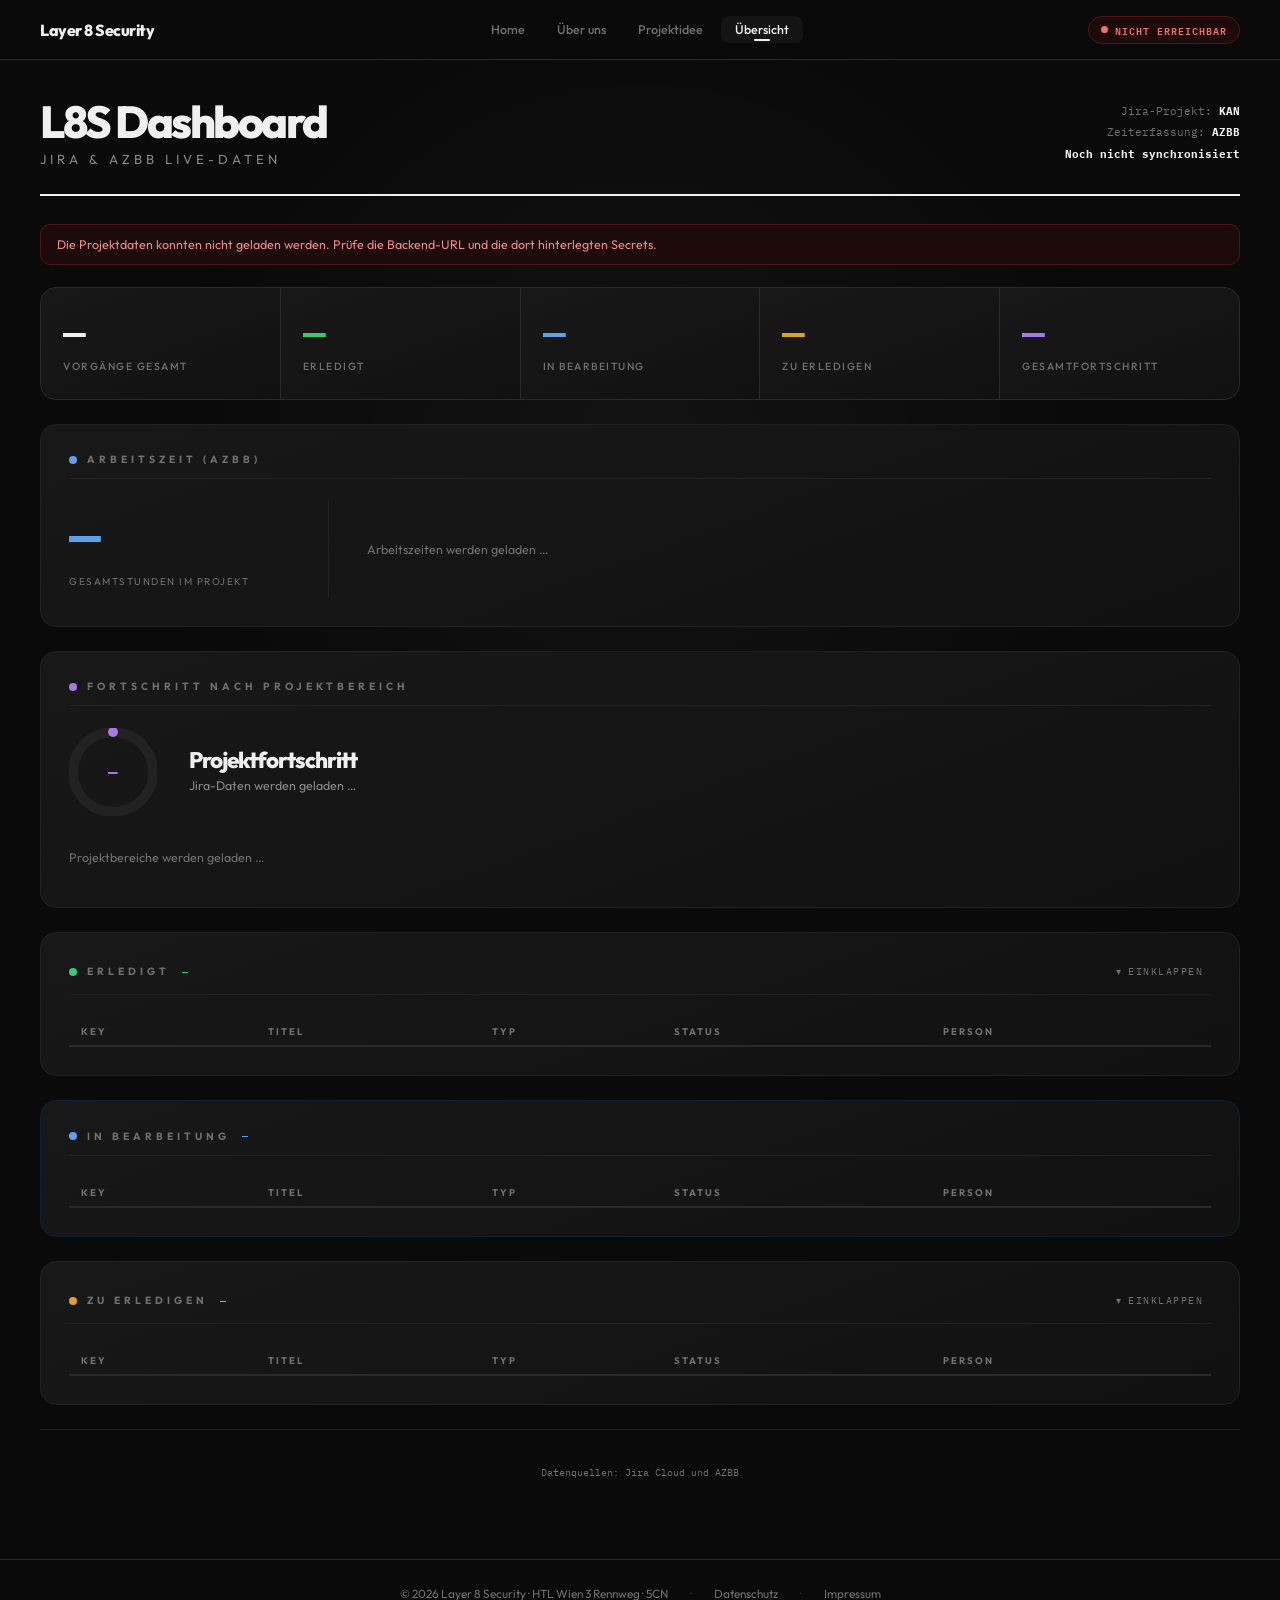
<file: uebersicht.html>
<!DOCTYPE html>
<html lang="de">
<head>
<meta charset="UTF-8">
<meta name="viewport" content="width=device-width, initial-scale=1.0">
<meta name="description" content="Live-Projektübersicht von Layer 8 Security mit Daten aus Jira und AZBB.">
<title>L8S — Live-Übersicht</title>
<link rel="stylesheet" href="shared.css">
<link rel="stylesheet" href="dashboard.css">
</head>
<body>

<nav class="sitenav">
  <div class="brand-group">
  <a class="sitenav-brand" href="index.html">
    <span class="brand-name">Layer 8 Security</span>
  </a>
  </div>
  <div class="sitenav-links">
    <a class="sitenav-link" href="index.html">Home</a>
    <a class="sitenav-link" href="ueber-uns.html">Über uns</a>
    <a class="sitenav-link" href="projektidee.html">Projektidee</a>
    <a class="sitenav-link active" href="uebersicht.html" aria-current="page">Übersicht</a>
  </div>
  <div class="sitenav-right">
    <span class="live-tag" id="live-tag"><span class="live-dot" id="live-dot"></span><span id="live-label">Daten werden geladen</span></span>
  </div>
</nav>

<main class="page">
<div class="container">
  <header class="page-header">
    <div>
      <h1>L8S Dashboard<small>Jira &amp; AZBB Live-Daten</small></h1>
    </div>
    <div class="page-header-meta">
      Jira-Projekt: <strong>KAN</strong><br>
      Zeiterfassung: <strong>AZBB</strong><br>
      <strong id="updated-at">Noch nicht synchronisiert</strong>
    </div>
  </header>

  <div class="sync-message" id="sync-message" role="status" aria-live="polite" hidden></div>

  <section class="stats" id="stats" aria-label="Jira-Kennzahlen">
    <div class="stat"><div class="stat-num" id="stat-total" style="color:var(--ink);">—</div><div class="stat-label">Vorgänge gesamt</div><div class="stat-bar" id="bar-total" style="background:var(--ink);"></div></div>
    <div class="stat"><div class="stat-num" id="stat-done" style="color:var(--green);">—</div><div class="stat-label">Erledigt</div><div class="stat-bar" id="bar-done" style="background:var(--green);"></div></div>
    <div class="stat"><div class="stat-num" id="stat-progress" style="color:var(--blue);">—</div><div class="stat-label">In Bearbeitung</div><div class="stat-bar" id="bar-progress" style="background:var(--blue);"></div></div>
    <div class="stat"><div class="stat-num" id="stat-todo" style="color:var(--amber);">—</div><div class="stat-label">Zu erledigen</div><div class="stat-bar" id="bar-todo" style="background:var(--amber);"></div></div>
    <div class="stat"><div class="stat-num" id="stat-percent" style="color:var(--violet);">—</div><div class="stat-label">Gesamtfortschritt</div><div class="stat-bar" id="bar-percent" style="background:var(--violet);"></div></div>
  </section>

  <section class="card clockify-card visible" aria-labelledby="clockify-title">
    <div class="section-title" id="clockify-title"><span class="dot" style="background:var(--blue);"></span> Arbeitszeit (AZBB)</div>
    <div class="clockify-layout">
      <div class="hours-total">
        <span id="clockify-total">—</span>
        <small>Gesamtstunden im Projekt</small>
        <small id="clockify-updated"></small>
      </div>
      <div class="member-hours" id="member-hours">
        <p class="empty-state">Arbeitszeiten werden geladen …</p>
      </div>
    </div>
  </section>

  <section class="card visible" aria-labelledby="epics-title">
    <div class="section-title" id="epics-title"><span class="dot" style="background:var(--violet);"></span> Fortschritt nach Projektbereich</div>
    <div class="project-visual">
      <div class="ring-wrap">
        <svg width="88" height="88" viewBox="0 0 88 88" aria-hidden="true">
          <circle class="ring-bg" cx="44" cy="44" r="40"/>
          <circle class="ring-fg" id="ring-fg" cx="44" cy="44" r="40" stroke="var(--violet)"/>
        </svg>
        <div class="ring-label" id="ring-label" style="color:var(--violet);">—</div>
      </div>
      <div class="project-meta">
        <h3>Projektfortschritt</h3>
        <p id="progress-summary">Jira-Daten werden geladen …</p>
        <p class="muted" id="jira-updated"></p>
      </div>
    </div>
    <div id="epic-list"><p class="empty-state">Projektbereiche werden geladen …</p></div>
  </section>

  <section class="card visible" aria-labelledby="done-title">
    <div class="section-title" id="done-title">
      <span class="dot" style="background:var(--green);"></span>
      Erledigt <span class="section-count done" id="done-count">—</span>
      <button class="collapse-btn" type="button" data-target="done-table"><span class="chevron">▾</span><span>Einklappen</span></button>
    </div>
    <div class="table-scroll" id="done-table">
      <table class="story-table"><thead><tr><th>Key</th><th>Titel</th><th>Typ</th><th>Status</th><th>Person</th></tr></thead><tbody id="done-tbody"></tbody></table>
    </div>
  </section>

  <section class="card visible progress-card" aria-labelledby="progress-title">
    <div class="section-title" id="progress-title">
      <span class="dot pulse"></span>
      In Bearbeitung <span class="section-count progress" id="progress-count">—</span>
    </div>
    <div class="table-scroll">
      <table class="story-table"><thead><tr><th>Key</th><th>Titel</th><th>Typ</th><th>Status</th><th>Person</th></tr></thead><tbody id="progress-tbody"></tbody></table>
    </div>
  </section>

  <section class="card visible" aria-labelledby="todo-title">
    <div class="section-title" id="todo-title">
      <span class="dot" style="background:var(--amber);"></span>
      Zu erledigen <span class="section-count todo" id="todo-count">—</span>
      <button class="collapse-btn" type="button" data-target="todo-table"><span class="chevron">▾</span><span>Einklappen</span></button>
    </div>
    <div class="table-scroll" id="todo-table">
      <table class="story-table"><thead><tr><th>Key</th><th>Titel</th><th>Typ</th><th>Status</th><th>Person</th></tr></thead><tbody id="todo-tbody"></tbody></table>
    </div>
  </section>

  <footer id="dashboard-footer">Datenquellen: Jira Cloud und AZBB</footer>
</div>
</main>

<script src="dashboard-config.js"></script>
<script src="dashboard.js"></script>
<footer class="l8s-footer">
  <span>© 2026 Layer 8 Security · HTL Wien 3 Rennweg · 5CN</span>
  <span class="sep">·</span><a href="datenschutz.html">Datenschutz</a>
  <span class="sep">·</span><a href="impressum.html">Impressum</a>
</footer>
</body>
</html>
</file>
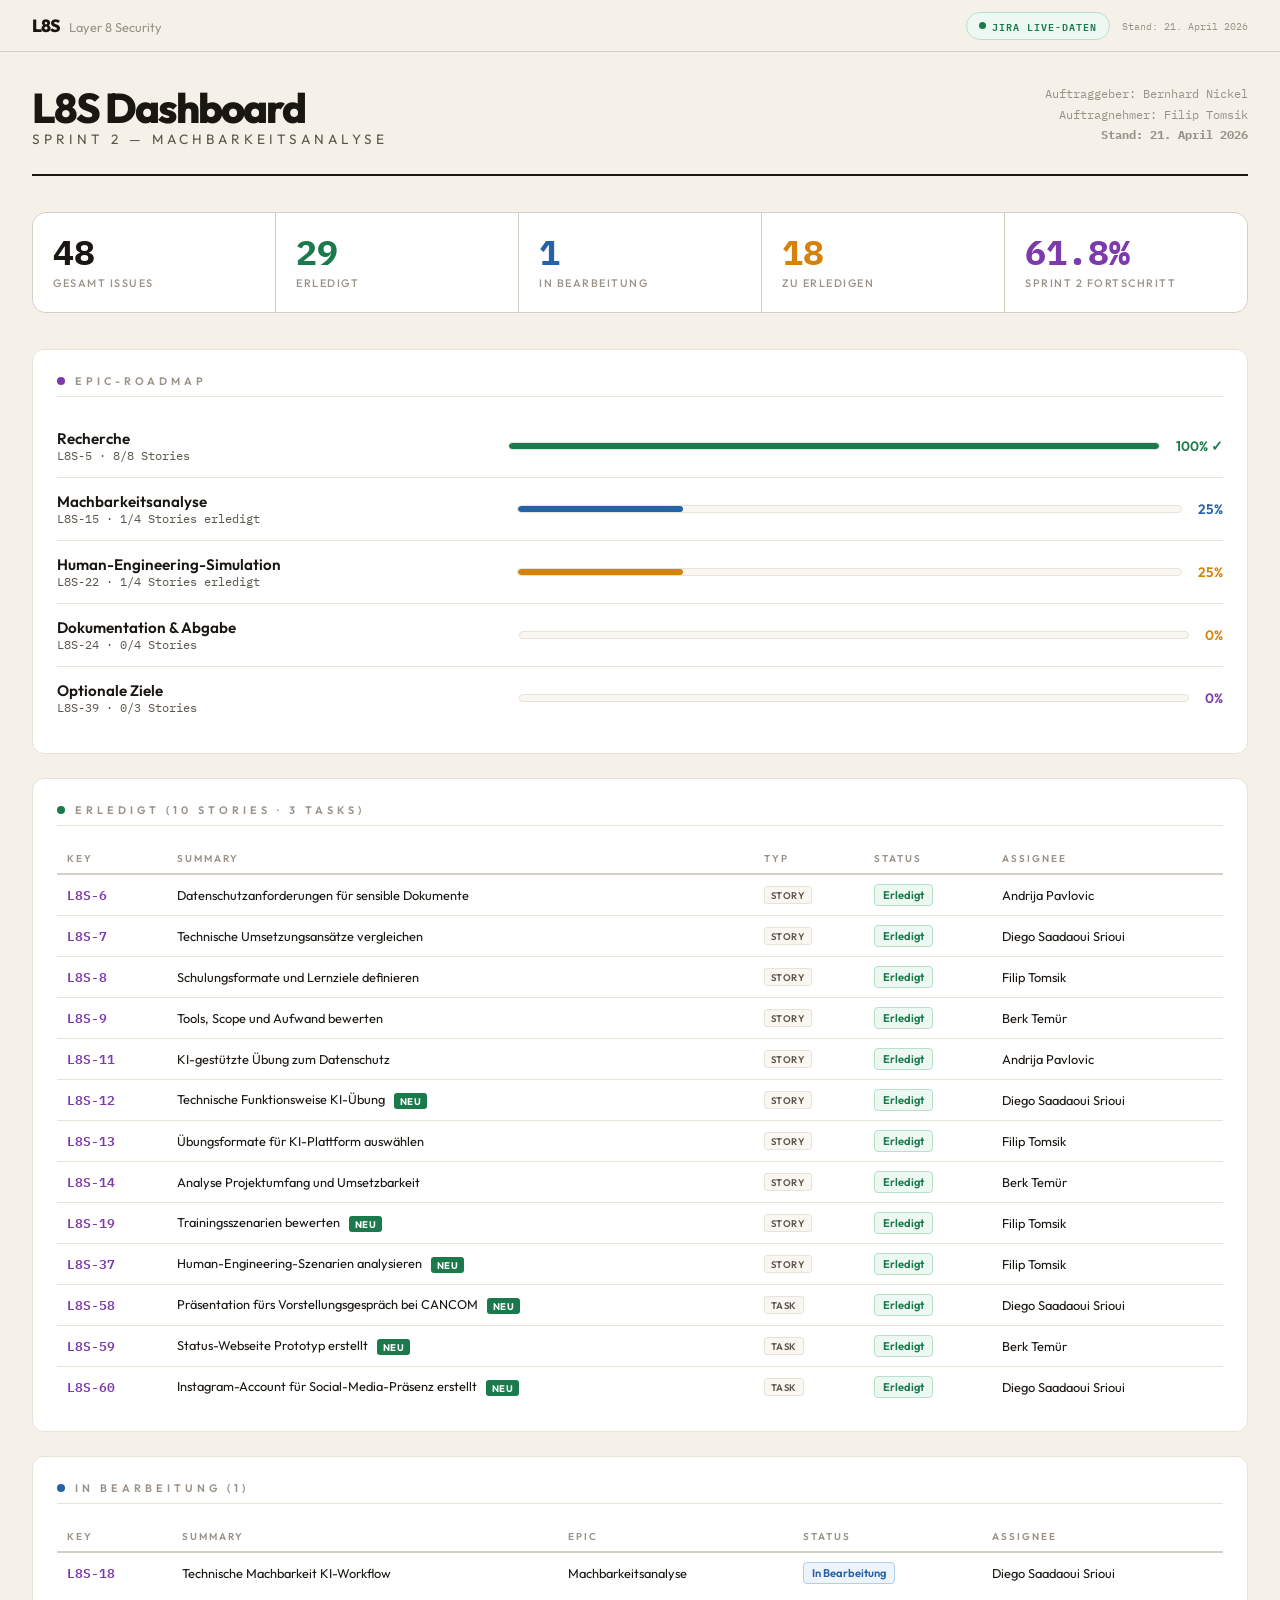
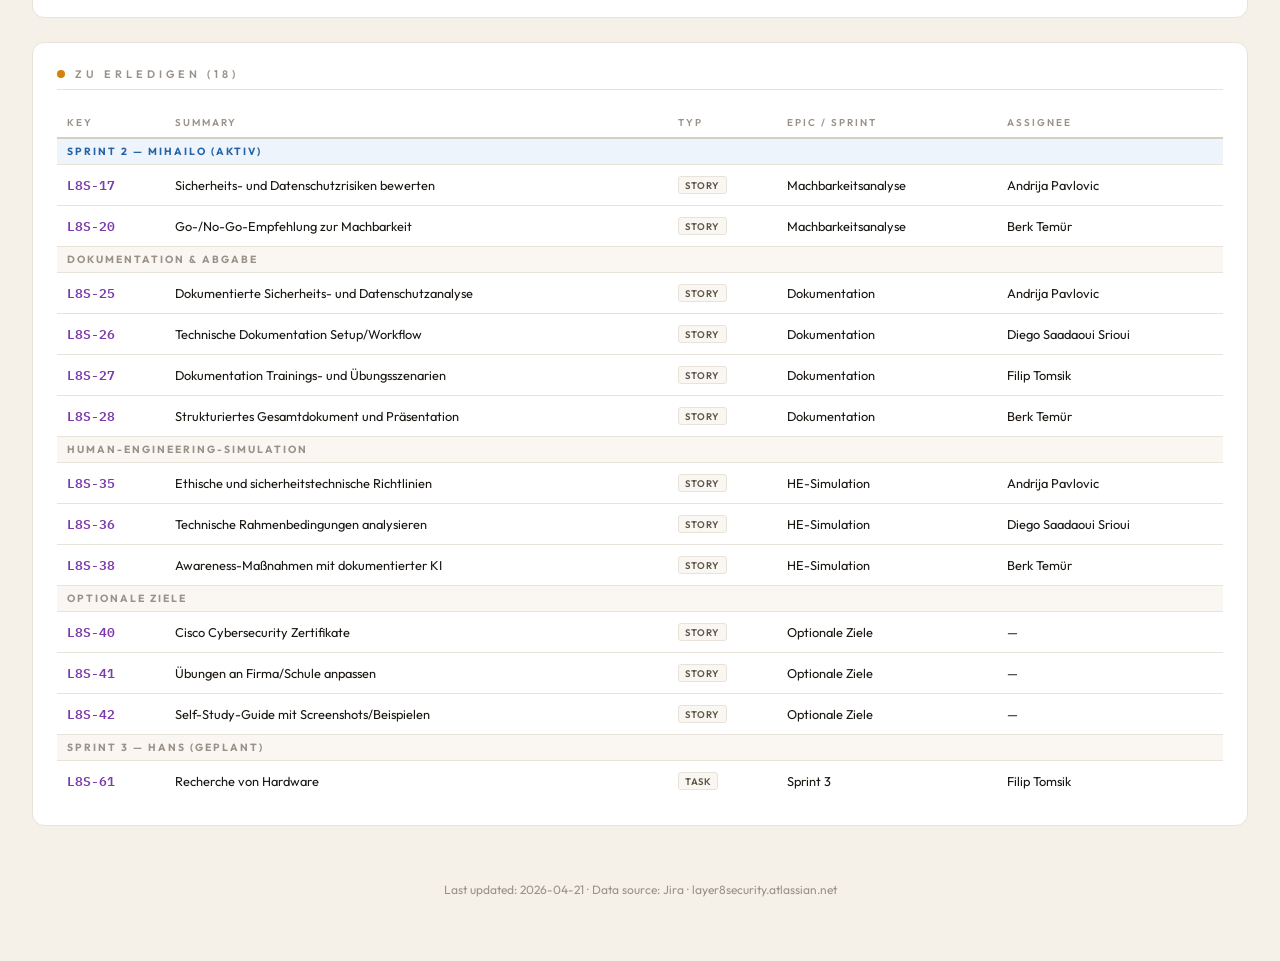
<file: uploads/L8S_Dashboard_v2.html>
<!DOCTYPE html>
<html lang="de">
<head>
<meta charset="UTF-8">
<meta name="viewport" content="width=device-width, initial-scale=1.0">
<title>L8S — Layer 8 Security Status</title>
<link href="../assets/fonts.css" rel="stylesheet">
<style>
  :root {
    --bg: #f5f0e8;
    --bg-warm: #ede7db;
    --surface: #ffffff;
    --surface-alt: #faf7f2;
    --border: #d4cfc5;
    --border-light: #e8e3d9;
    --ink: #1a1612;
    --ink-mid: #5c554a;
    --ink-dim: #9a9289;
    --red: #c0392b;
    --red-bg: #fdf0ee;
    --red-border: #f0c4be;
    --amber: #d4820a;
    --amber-bg: #fef8ec;
    --amber-border: #f0ddb0;
    --green: #1a7a4c;
    --green-bg: #eef8f2;
    --green-border: #b8dfc8;
    --blue: #2563a8;
    --blue-bg: #eef4fb;
    --blue-border: #b0cfe8;
    --violet: #7c3aad;
    --violet-bg: #f5eefb;
    --violet-border: #d0b8e8;
  }

  * { margin:0; padding:0; box-sizing:border-box; }
  body { background:var(--bg); color:var(--ink); font-family:'Outfit',sans-serif; min-height:100vh; -webkit-font-smoothing:antialiased; }

  /* NAV */
  .topnav {
    position:sticky; top:0; z-index:100;
    background:rgba(245,240,232,.92); backdrop-filter:blur(16px);
    border-bottom:1px solid var(--border);
    padding:0 32px;
    display:flex; align-items:center; justify-content:space-between;
  }
  .topnav-brand { font-weight:800; font-size:1.1rem; letter-spacing:-1px; padding:14px 0; }
  .topnav-brand span { color:var(--ink-dim); font-weight:400; font-size:.8rem; letter-spacing:0; margin-left:8px; }
  .topnav-right { display:flex; align-items:center; gap:12px; }
  .live-tag {
    display:inline-flex; align-items:center; gap:6px;
    background:var(--green-bg); border:1px solid var(--green-border); color:var(--green);
    padding:4px 12px; border-radius:100px;
    font-family:'IBM Plex Mono',monospace; font-size:.65rem; font-weight:600;
    text-transform:uppercase; letter-spacing:1px;
  }
  .live-tag::before { content:''; width:7px; height:7px; background:var(--green); border-radius:50%; animation:blink 2s infinite; }
  @keyframes blink { 0%, 49%, 100% { opacity:1; } 50%, 99% { opacity:0.3; } }
  .update-time { font-family:'IBM Plex Mono',monospace; font-size:.65rem; color:var(--ink-dim); }

  .container { max-width:1400px; margin:0 auto; padding:32px; }

  /* PAGE HEADER */
  .page-header {
    display:flex; justify-content:space-between; align-items:flex-end;
    padding-bottom:28px; border-bottom:2px solid var(--ink); margin-bottom:36px;
  }
  .page-header h1 { font-size:2.6rem; font-weight:800; letter-spacing:-2px; line-height:1; }
  .page-header h1 small { display:block; font-size:.85rem; font-weight:400; letter-spacing:4px; text-transform:uppercase; color:var(--ink-mid); margin-top:4px; }
  .page-header-meta { text-align:right; font-family:'IBM Plex Mono',monospace; font-size:.72rem; color:var(--ink-dim); line-height:1.8; }

  /* STATS */
  .stats { display:grid; grid-template-columns:repeat(5,1fr); gap:1px; background:var(--border); border:1px solid var(--border); border-radius:14px; overflow:hidden; margin-bottom:36px; }
  .stat { background:var(--surface); padding:22px 20px; }
  .stat-num { font-family:'IBM Plex Mono',monospace; font-size:2.2rem; font-weight:700; line-height:1; }
  .stat-label { font-size:.68rem; font-weight:500; color:var(--ink-dim); text-transform:uppercase; letter-spacing:1.5px; margin-top:6px; }

  /* SECTION */
  .section-title {
    font-size:.68rem; font-weight:600; text-transform:uppercase; letter-spacing:4px;
    color:var(--ink-dim); margin-bottom:18px; padding-bottom:8px;
    border-bottom:1px solid var(--border-light);
    display:flex; align-items:center; gap:10px;
  }
  .dot { width:8px; height:8px; border-radius:50%; flex-shrink:0; }

  /* CARD */
  .card { background:var(--surface); border:1px solid var(--border-light); border-radius:12px; padding:24px; margin-bottom:24px; }

  /* EPIC PROGRESS */
  .epic-row {
    display:grid; grid-template-columns:1fr 1.5fr auto; gap:16px; align-items:center;
    padding:14px 0; border-bottom:1px solid var(--border-light);
  }
  .epic-row:last-child { border-bottom:none; }
  .epic-name { font-weight:600; font-size:.95rem; }
  .epic-key { font-size:.75rem; color:var(--ink-mid); font-family:'IBM Plex Mono',monospace; }
  .progress-track {
    background:var(--surface-alt); border:1px solid var(--border-light); border-radius:4px;
    height:8px; overflow:hidden;
  }
  .progress-fill { height:100%; border-radius:4px; transition:width .3s ease; }
  .epic-pct { font-weight:600; font-size:.85rem; }

  /* TABLE */
  .story-table { width:100%; border-collapse:collapse; }
  .story-table th { font-size:.62rem; font-weight:600; text-transform:uppercase; letter-spacing:2px; color:var(--ink-dim); text-align:left; padding:8px 10px; border-bottom:2px solid var(--border); }
  .story-table td { padding:9px 10px; font-size:.8rem; border-bottom:1px solid var(--border-light); vertical-align:middle; }
  .story-table tr:last-child td { border-bottom:none; }
  .story-table tr:hover td { background:var(--surface-alt); }
  .story-key { font-family:'IBM Plex Mono',monospace; font-weight:600; color:var(--violet); }
  .status-badge { display:inline-block; padding:3px 8px; border-radius:4px; font-size:.7rem; font-weight:600; }
  .status-done { background:var(--green-bg); color:var(--green); border:1px solid var(--green-border); }
  .status-progress { background:var(--blue-bg); color:var(--blue); border:1px solid var(--blue-border); }
  .status-todo { background:var(--amber-bg); color:var(--amber); border:1px solid var(--amber-border); }
  .new-badge {
    display:inline-block; padding:2px 6px; border-radius:3px; font-size:.6rem; font-weight:700;
    background:var(--green); color:#fff; margin-left:6px; vertical-align:middle;
    text-transform:uppercase; letter-spacing:.5px;
  }
  .type-badge {
    display:inline-block; padding:2px 6px; border-radius:3px; font-size:.6rem; font-weight:600;
    background:var(--surface-alt); color:var(--ink-mid); border:1px solid var(--border-light);
    text-transform:uppercase; letter-spacing:.5px;
  }
</style>
</head>
<body>
  <div class="topnav">
    <div class="topnav-brand">L8S <span>Layer 8 Security</span></div>
    <div class="topnav-right">
      <span class="live-tag">Jira Live-Daten</span>
      <span class="update-time">Stand: 21. April 2026</span>
    </div>
  </div>

  <div class="container">
    <div class="page-header">
      <div>
        <h1>L8S Dashboard<small>Sprint 2 — Machbarkeitsanalyse</small></h1>
      </div>
      <div class="page-header-meta">
        Auftraggeber: Bernhard Nickel<br>
        Auftragnehmer: Filip Tomsik<br>
        <strong>Stand: 21. April 2026</strong>
      </div>
    </div>

    <!-- STATS -->
    <div class="stats">
      <div class="stat">
        <div class="stat-num" style="color:var(--ink);">48</div>
        <div class="stat-label">Gesamt Issues</div>
      </div>
      <div class="stat">
        <div class="stat-num" style="color:var(--green);">29</div>
        <div class="stat-label">Erledigt</div>
      </div>
      <div class="stat">
        <div class="stat-num" style="color:var(--blue);">1</div>
        <div class="stat-label">In Bearbeitung</div>
      </div>
      <div class="stat">
        <div class="stat-num" style="color:var(--amber);">18</div>
        <div class="stat-label">Zu erledigen</div>
      </div>
      <div class="stat">
        <div class="stat-num" style="color:var(--violet);">61.8%</div>
        <div class="stat-label">Sprint 2 Fortschritt</div>
      </div>
    </div>

    <!-- EPIC ROADMAP -->
    <div class="card">
      <div class="section-title"><span class="dot" style="background:var(--violet);"></span> Epic-Roadmap</div>

      <div class="epic-row">
        <div>
          <div class="epic-name">Recherche</div>
          <div class="epic-key">L8S-5 · 8/8 Stories</div>
        </div>
        <div class="progress-track">
          <div class="progress-fill" style="width:100%;background:var(--green);"></div>
        </div>
        <div class="epic-pct" style="color:var(--green);">100% ✓</div>
      </div>

      <div class="epic-row">
        <div>
          <div class="epic-name">Machbarkeitsanalyse</div>
          <div class="epic-key">L8S-15 · 1/4 Stories erledigt</div>
        </div>
        <div class="progress-track">
          <div class="progress-fill" style="width:25%;background:var(--blue);"></div>
        </div>
        <div class="epic-pct" style="color:var(--blue);">25%</div>
      </div>

      <div class="epic-row">
        <div>
          <div class="epic-name">Human-Engineering-Simulation</div>
          <div class="epic-key">L8S-22 · 1/4 Stories erledigt</div>
        </div>
        <div class="progress-track">
          <div class="progress-fill" style="width:25%;background:var(--amber);"></div>
        </div>
        <div class="epic-pct" style="color:var(--amber);">25%</div>
      </div>

      <div class="epic-row">
        <div>
          <div class="epic-name">Dokumentation &amp; Abgabe</div>
          <div class="epic-key">L8S-24 · 0/4 Stories</div>
        </div>
        <div class="progress-track">
          <div class="progress-fill" style="width:0%;background:var(--amber);"></div>
        </div>
        <div class="epic-pct" style="color:var(--amber);">0%</div>
      </div>

      <div class="epic-row">
        <div>
          <div class="epic-name">Optionale Ziele</div>
          <div class="epic-key">L8S-39 · 0/3 Stories</div>
        </div>
        <div class="progress-track">
          <div class="progress-fill" style="width:0%;background:var(--violet);"></div>
        </div>
        <div class="epic-pct" style="color:var(--violet);">0%</div>
      </div>
    </div>

    <!-- ERLEDIGT -->
    <div class="card">
      <div class="section-title"><span class="dot" style="background:var(--green);"></span> Erledigt (10 Stories · 3 Tasks)</div>
      <table class="story-table">
        <thead>
          <tr><th>Key</th><th>Summary</th><th>Typ</th><th>Status</th><th>Assignee</th></tr>
        </thead>
        <tbody>
          <tr><td><span class="story-key">L8S-6</span></td><td>Datenschutzanforderungen für sensible Dokumente</td><td><span class="type-badge">Story</span></td><td><span class="status-badge status-done">Erledigt</span></td><td>Andrija Pavlovic</td></tr>
          <tr><td><span class="story-key">L8S-7</span></td><td>Technische Umsetzungsansätze vergleichen</td><td><span class="type-badge">Story</span></td><td><span class="status-badge status-done">Erledigt</span></td><td>Diego Saadaoui Srioui</td></tr>
          <tr><td><span class="story-key">L8S-8</span></td><td>Schulungsformate und Lernziele definieren</td><td><span class="type-badge">Story</span></td><td><span class="status-badge status-done">Erledigt</span></td><td>Filip Tomsik</td></tr>
          <tr><td><span class="story-key">L8S-9</span></td><td>Tools, Scope und Aufwand bewerten</td><td><span class="type-badge">Story</span></td><td><span class="status-badge status-done">Erledigt</span></td><td>Berk Temür</td></tr>
          <tr><td><span class="story-key">L8S-11</span></td><td>KI-gestützte Übung zum Datenschutz</td><td><span class="type-badge">Story</span></td><td><span class="status-badge status-done">Erledigt</span></td><td>Andrija Pavlovic</td></tr>
          <tr><td><span class="story-key">L8S-12</span></td><td>Technische Funktionsweise KI-Übung <span class="new-badge">neu</span></td><td><span class="type-badge">Story</span></td><td><span class="status-badge status-done">Erledigt</span></td><td>Diego Saadaoui Srioui</td></tr>
          <tr><td><span class="story-key">L8S-13</span></td><td>Übungsformate für KI-Plattform auswählen</td><td><span class="type-badge">Story</span></td><td><span class="status-badge status-done">Erledigt</span></td><td>Filip Tomsik</td></tr>
          <tr><td><span class="story-key">L8S-14</span></td><td>Analyse Projektumfang und Umsetzbarkeit</td><td><span class="type-badge">Story</span></td><td><span class="status-badge status-done">Erledigt</span></td><td>Berk Temür</td></tr>
          <tr><td><span class="story-key">L8S-19</span></td><td>Trainingsszenarien bewerten <span class="new-badge">neu</span></td><td><span class="type-badge">Story</span></td><td><span class="status-badge status-done">Erledigt</span></td><td>Filip Tomsik</td></tr>
          <tr><td><span class="story-key">L8S-37</span></td><td>Human-Engineering-Szenarien analysieren <span class="new-badge">neu</span></td><td><span class="type-badge">Story</span></td><td><span class="status-badge status-done">Erledigt</span></td><td>Filip Tomsik</td></tr>
          <tr><td><span class="story-key">L8S-58</span></td><td>Präsentation fürs Vorstellungsgespräch bei CANCOM <span class="new-badge">neu</span></td><td><span class="type-badge">Task</span></td><td><span class="status-badge status-done">Erledigt</span></td><td>Diego Saadaoui Srioui</td></tr>
          <tr><td><span class="story-key">L8S-59</span></td><td>Status-Webseite Prototyp erstellt <span class="new-badge">neu</span></td><td><span class="type-badge">Task</span></td><td><span class="status-badge status-done">Erledigt</span></td><td>Berk Temür</td></tr>
          <tr><td><span class="story-key">L8S-60</span></td><td>Instagram-Account für Social-Media-Präsenz erstellt <span class="new-badge">neu</span></td><td><span class="type-badge">Task</span></td><td><span class="status-badge status-done">Erledigt</span></td><td>Diego Saadaoui Srioui</td></tr>
        </tbody>
      </table>
    </div>

    <!-- IN BEARBEITUNG -->
    <div class="card">
      <div class="section-title"><span class="dot" style="background:var(--blue);"></span> In Bearbeitung (1)</div>
      <table class="story-table">
        <thead>
          <tr><th>Key</th><th>Summary</th><th>Epic</th><th>Status</th><th>Assignee</th></tr>
        </thead>
        <tbody>
          <tr><td><span class="story-key">L8S-18</span></td><td>Technische Machbarkeit KI-Workflow</td><td>Machbarkeitsanalyse</td><td><span class="status-badge status-progress">In Bearbeitung</span></td><td>Diego Saadaoui Srioui</td></tr>
        </tbody>
      </table>
    </div>

    <!-- ZU ERLEDIGEN -->
    <div class="card">
      <div class="section-title"><span class="dot" style="background:var(--amber);"></span> Zu erledigen (18)</div>
      <table class="story-table">
        <thead>
          <tr><th>Key</th><th>Summary</th><th>Typ</th><th>Epic / Sprint</th><th>Assignee</th></tr>
        </thead>
        <tbody>
          <!-- Sprint 2 -->
          <tr style="background:var(--blue-bg);">
            <td colspan="5" style="font-size:.65rem;font-weight:700;text-transform:uppercase;letter-spacing:2px;color:var(--blue);padding:6px 10px;">
              Sprint 2 — Mihailo (aktiv)
            </td>
          </tr>
          <tr><td><span class="story-key">L8S-17</span></td><td>Sicherheits- und Datenschutzrisiken bewerten</td><td><span class="type-badge">Story</span></td><td>Machbarkeitsanalyse</td><td>Andrija Pavlovic</td></tr>
          <tr><td><span class="story-key">L8S-20</span></td><td>Go-/No-Go-Empfehlung zur Machbarkeit</td><td><span class="type-badge">Story</span></td><td>Machbarkeitsanalyse</td><td>Berk Temür</td></tr>

          <!-- Dokumentation -->
          <tr style="background:var(--surface-alt);">
            <td colspan="5" style="font-size:.65rem;font-weight:700;text-transform:uppercase;letter-spacing:2px;color:var(--ink-dim);padding:6px 10px;">
              Dokumentation &amp; Abgabe
            </td>
          </tr>
          <tr><td><span class="story-key">L8S-25</span></td><td>Dokumentierte Sicherheits- und Datenschutzanalyse</td><td><span class="type-badge">Story</span></td><td>Dokumentation</td><td>Andrija Pavlovic</td></tr>
          <tr><td><span class="story-key">L8S-26</span></td><td>Technische Dokumentation Setup/Workflow</td><td><span class="type-badge">Story</span></td><td>Dokumentation</td><td>Diego Saadaoui Srioui</td></tr>
          <tr><td><span class="story-key">L8S-27</span></td><td>Dokumentation Trainings- und Übungsszenarien</td><td><span class="type-badge">Story</span></td><td>Dokumentation</td><td>Filip Tomsik</td></tr>
          <tr><td><span class="story-key">L8S-28</span></td><td>Strukturiertes Gesamtdokument und Präsentation</td><td><span class="type-badge">Story</span></td><td>Dokumentation</td><td>Berk Temür</td></tr>

          <!-- HE-Simulation -->
          <tr style="background:var(--surface-alt);">
            <td colspan="5" style="font-size:.65rem;font-weight:700;text-transform:uppercase;letter-spacing:2px;color:var(--ink-dim);padding:6px 10px;">
              Human-Engineering-Simulation
            </td>
          </tr>
          <tr><td><span class="story-key">L8S-35</span></td><td>Ethische und sicherheitstechnische Richtlinien</td><td><span class="type-badge">Story</span></td><td>HE-Simulation</td><td>Andrija Pavlovic</td></tr>
          <tr><td><span class="story-key">L8S-36</span></td><td>Technische Rahmenbedingungen analysieren</td><td><span class="type-badge">Story</span></td><td>HE-Simulation</td><td>Diego Saadaoui Srioui</td></tr>
          <tr><td><span class="story-key">L8S-38</span></td><td>Awareness-Maßnahmen mit dokumentierter KI</td><td><span class="type-badge">Story</span></td><td>HE-Simulation</td><td>Berk Temür</td></tr>

          <!-- Optionale Ziele -->
          <tr style="background:var(--surface-alt);">
            <td colspan="5" style="font-size:.65rem;font-weight:700;text-transform:uppercase;letter-spacing:2px;color:var(--ink-dim);padding:6px 10px;">
              Optionale Ziele
            </td>
          </tr>
          <tr><td><span class="story-key">L8S-40</span></td><td>Cisco Cybersecurity Zertifikate</td><td><span class="type-badge">Story</span></td><td>Optionale Ziele</td><td>—</td></tr>
          <tr><td><span class="story-key">L8S-41</span></td><td>Übungen an Firma/Schule anpassen</td><td><span class="type-badge">Story</span></td><td>Optionale Ziele</td><td>—</td></tr>
          <tr><td><span class="story-key">L8S-42</span></td><td>Self-Study-Guide mit Screenshots/Beispielen</td><td><span class="type-badge">Story</span></td><td>Optionale Ziele</td><td>—</td></tr>

          <!-- Sprint 3 -->
          <tr style="background:var(--surface-alt);">
            <td colspan="5" style="font-size:.65rem;font-weight:700;text-transform:uppercase;letter-spacing:2px;color:var(--ink-dim);padding:6px 10px;">
              Sprint 3 — Hans (geplant)
            </td>
          </tr>
          <tr><td><span class="story-key">L8S-61</span></td><td>Recherche von Hardware</td><td><span class="type-badge">Task</span></td><td>Sprint 3</td><td>Filip Tomsik</td></tr>
        </tbody>
      </table>
    </div>

    <div style="text-align:center; padding:32px 0; font-size:.75rem; color:var(--ink-dim);">
      Last updated: 2026-04-21 · Data source: Jira · layer8security.atlassian.net
    </div>
  </div>
</body>
</html>
</file>
<file: shared.css>
/* ─── L8S SHARED STYLES ─── */
@import url('assets/fonts.css');

:root {
  --bg:           #0a0a0a;
  --surface:      #141414;
  --surface-alt:  #1a1a1a;
  --border:       #2a2a2a;
  --border-light: #222222;
  --ink:          #f0f0f0;
  --ink-mid:      #888888;
  --ink-dim:      #707070;
  --green:        #38c878;
  --green-bg:     #081810;
  --green-border: #0f3020;
  --blue:         #60a0e8;
  --blue-bg:      #081018;
  --blue-border:  #102038;
  --amber:        #e0a020;
  --amber-bg:     #181208;
  --amber-border: #382808;
  --violet:       #a878e8;
  --violet-bg:    #100818;
  --violet-border:#281838;
}

*, *::before, *::after { margin:0; padding:0; box-sizing:border-box; }

body {
  background: var(--bg);
  color: var(--ink);
  font-family: 'Outfit', sans-serif;
  min-height: 100vh;
  -webkit-font-smoothing: antialiased;
  overflow-x: hidden;
}

/* Kein blinkender Text-Cursor beim Klick auf Text/Bilder (nur in echten Eingabefeldern) */
html { caret-color: transparent; }
input, textarea, select, [contenteditable] { caret-color: auto; }

img, svg { max-width: 100%; }
a, button { -webkit-tap-highlight-color: transparent; }
a:focus-visible, button:focus-visible, [tabindex]:focus-visible {
  outline: 2px solid var(--blue);
  outline-offset: 3px;
}

body::before {
  content: '';
  position: fixed; inset: 0; pointer-events: none; z-index: 0;
  background: radial-gradient(
    ellipse 700px 700px at var(--mx, 50%) var(--my, 50%),
    rgba(255,255,255,.04) 0%, transparent 70%
  );
}

/* ─── SITE NAV ─── */
.sitenav {
  position: fixed; top: 0; left: 0; right: 0; z-index: 200;
  height: 60px;
  background: rgba(10,10,10,.85);
  backdrop-filter: blur(20px);
  border-bottom: 1px solid var(--border);
  display: flex; align-items: center; justify-content: space-between;
  padding: 0 40px;
}
.sitenav-brand {
  display: flex; align-items: center; gap: 10px;
  text-decoration: none; color: var(--ink);
}
.sitenav-brand .brand-name {
  font-weight: 800; font-size: 1rem; letter-spacing: -0.5px;
}
.brand-group { display: flex; align-items: center; min-width: 0; }
img.logo-freq { transform: translateY(5.3%); }
.sitenav-links {
  display: flex; align-items: center; gap: 4px;
  position: absolute; left: 50%; transform: translateX(-50%);
}
.sitenav-link {
  text-decoration: none; color: var(--ink-dim);
  font-size: .78rem; font-weight: 500;
  padding: 6px 14px; border-radius: 8px;
  transition: background .15s, color .15s;
  position: relative;
}
.sitenav-link:hover { background: var(--surface); color: var(--ink); }
.sitenav-link.active {
  color: var(--ink); background: var(--surface);
}
.sitenav-link.active::after {
  content: '';
  position: absolute; bottom: 2px; left: 50%; transform: translateX(-50%);
  width: 16px; height: 2px; background: var(--ink); border-radius: 2px;
}
.sitenav-right {
  display: flex; align-items: center; gap: 12px;
}
.live-tag {
  display: inline-flex; align-items: center; gap: 7px;
  background: var(--green-bg); border: 1px solid var(--green-border); color: var(--green);
  padding: 4px 12px; border-radius: 100px;
  font-family: 'IBM Plex Mono', monospace; font-size: .6rem; font-weight: 600;
  text-transform: uppercase; letter-spacing: 1px;
}
.live-dot {
  display: none;
}

/* ─── PAGE WRAPPER ─── */
.page { padding-top: 60px; }

/* ─── MOUSE TRACKING ─── */
/* JS sets --mx/--my on body */

/* ─── ANIMATIONS ─── */
@keyframes fadein    { to { opacity:1; transform:translateY(0); } }
@keyframes fadein-up { to { opacity:1; transform:translateY(0); } }
@keyframes pop-in    { from { transform:scale(0); opacity:0; } to { transform:scale(1); opacity:1; } }
@keyframes bounce    { 0%,100% { transform:translateY(0); } 50% { transform:translateY(5px); } }

@media (max-width: 760px) {
  body::before { display: none; }

  .sitenav {
    height: 120px;
    padding: 0;
    display: grid;
    grid-template-columns: 1fr auto;
    grid-template-rows: 60px 60px;
    background: rgba(10,10,10,.96);
    border-bottom-color: var(--border);
    backdrop-filter: blur(16px);
  }
  .brand-group {
    min-width: 0;
    padding-left: max(16px, env(safe-area-inset-left));
    grid-column: 1; grid-row: 1;
  }
  .sitenav-brand { min-width: 0; }
  .sitenav-brand .brand-name {
    display: block;
    overflow: hidden;
    text-overflow: ellipsis;
    white-space: nowrap;
  }
  .sitenav-right {
    display: flex;
    padding-right: max(16px, env(safe-area-inset-right));
    grid-column: 2; grid-row: 1;
  }
  .live-tag {
    max-width: 150px;
    white-space: nowrap;
    overflow: hidden;
    text-overflow: ellipsis;
  }
  .sitenav-links {
    grid-column: 1 / -1; grid-row: 2;
    width: 100%;
    align-self: stretch;
    position: static; transform: none;
    display: grid;
    grid-template-columns: repeat(4, minmax(0, 1fr));
    gap: 0;
    border-top: 1px solid var(--border-light);
  }
  .sitenav-link {
    min-width: 0;
    min-height: 59px;
    padding: 0 5px;
    border-radius: 0;
    display: grid;
    place-items: center;
    text-align: center;
    font-size: .72rem;
  }
  .sitenav-link.active::after {
    bottom: 0;
    width: 34px;
  }
  .page { padding-top: 120px; }
}

@media (max-width: 390px) {
  .sitenav-brand .brand-name { font-size: .88rem; }
  .live-tag { padding: 4px 8px; font-size: .54rem; letter-spacing: .6px; }
  .sitenav-link { font-size: .66rem; }
}

@media (prefers-reduced-motion: reduce) {
  *, *::before, *::after {
    scroll-behavior: auto !important;
    animation-duration: .01ms !important;
    animation-iteration-count: 1 !important;
    transition-duration: .01ms !important;
  }
}

/* Footer */
.l8s-footer {
  border-top: 1px solid var(--border, #2a2a2a);
  padding: 22px 40px; display: flex; gap: 8px 22px; flex-wrap: wrap;
  align-items: center; justify-content: center;
  font-size: .74rem; color: var(--ink-dim, #707070);
  background: rgba(10,10,10,.9);
  font-family: 'Outfit', system-ui, sans-serif;
}
.l8s-footer a { color: var(--ink-dim, #888); text-decoration: none; }
.l8s-footer a:hover { color: var(--ink, #f0f0f0); text-decoration: underline; }
.l8s-footer .sep { color: #333; }
@media (max-width: 560px) { .l8s-footer { padding: 18px; font-size: .7rem; } }
</file>
<file: assets/fonts.css>
/* Schriften lokal gehostet (SIL Open Font License 1.1), keine Abrufe bei Google. Nur latin und latin-ext. */
@font-face {
  font-family: 'IBM Plex Mono';
  font-style: normal;
  font-weight: 300;
  font-display: swap;
  src: url(fonts/ibm-plex-mono-300-latin-ext.woff2) format('woff2');
  unicode-range: U+0100-02BA, U+02BD-02C5, U+02C7-02CC, U+02CE-02D7, U+02DD-02FF, U+0304, U+0308, U+0329, U+1D00-1DBF, U+1E00-1E9F, U+1EF2-1EFF, U+2020, U+20A0-20AB, U+20AD-20C4, U+2113, U+2C60-2C7F, U+A720-A7FF;
}
@font-face {
  font-family: 'IBM Plex Mono';
  font-style: normal;
  font-weight: 300;
  font-display: swap;
  src: url(fonts/ibm-plex-mono-300-latin.woff2) format('woff2');
  unicode-range: U+0000-00FF, U+0131, U+0152-0153, U+02BB-02BC, U+02C6, U+02DA, U+02DC, U+0304, U+0308, U+0329, U+2000-206F, U+20AC, U+2122, U+2191, U+2193, U+2212, U+2215, U+FEFF, U+FFFD;
}
@font-face {
  font-family: 'IBM Plex Mono';
  font-style: normal;
  font-weight: 400;
  font-display: swap;
  src: url(fonts/ibm-plex-mono-400-latin-ext.woff2) format('woff2');
  unicode-range: U+0100-02BA, U+02BD-02C5, U+02C7-02CC, U+02CE-02D7, U+02DD-02FF, U+0304, U+0308, U+0329, U+1D00-1DBF, U+1E00-1E9F, U+1EF2-1EFF, U+2020, U+20A0-20AB, U+20AD-20C4, U+2113, U+2C60-2C7F, U+A720-A7FF;
}
@font-face {
  font-family: 'IBM Plex Mono';
  font-style: normal;
  font-weight: 400;
  font-display: swap;
  src: url(fonts/ibm-plex-mono-400-latin.woff2) format('woff2');
  unicode-range: U+0000-00FF, U+0131, U+0152-0153, U+02BB-02BC, U+02C6, U+02DA, U+02DC, U+0304, U+0308, U+0329, U+2000-206F, U+20AC, U+2122, U+2191, U+2193, U+2212, U+2215, U+FEFF, U+FFFD;
}
@font-face {
  font-family: 'IBM Plex Mono';
  font-style: normal;
  font-weight: 500;
  font-display: swap;
  src: url(fonts/ibm-plex-mono-500-latin-ext.woff2) format('woff2');
  unicode-range: U+0100-02BA, U+02BD-02C5, U+02C7-02CC, U+02CE-02D7, U+02DD-02FF, U+0304, U+0308, U+0329, U+1D00-1DBF, U+1E00-1E9F, U+1EF2-1EFF, U+2020, U+20A0-20AB, U+20AD-20C4, U+2113, U+2C60-2C7F, U+A720-A7FF;
}
@font-face {
  font-family: 'IBM Plex Mono';
  font-style: normal;
  font-weight: 500;
  font-display: swap;
  src: url(fonts/ibm-plex-mono-500-latin.woff2) format('woff2');
  unicode-range: U+0000-00FF, U+0131, U+0152-0153, U+02BB-02BC, U+02C6, U+02DA, U+02DC, U+0304, U+0308, U+0329, U+2000-206F, U+20AC, U+2122, U+2191, U+2193, U+2212, U+2215, U+FEFF, U+FFFD;
}
@font-face {
  font-family: 'IBM Plex Mono';
  font-style: normal;
  font-weight: 600;
  font-display: swap;
  src: url(fonts/ibm-plex-mono-600-latin-ext.woff2) format('woff2');
  unicode-range: U+0100-02BA, U+02BD-02C5, U+02C7-02CC, U+02CE-02D7, U+02DD-02FF, U+0304, U+0308, U+0329, U+1D00-1DBF, U+1E00-1E9F, U+1EF2-1EFF, U+2020, U+20A0-20AB, U+20AD-20C4, U+2113, U+2C60-2C7F, U+A720-A7FF;
}
@font-face {
  font-family: 'IBM Plex Mono';
  font-style: normal;
  font-weight: 600;
  font-display: swap;
  src: url(fonts/ibm-plex-mono-600-latin.woff2) format('woff2');
  unicode-range: U+0000-00FF, U+0131, U+0152-0153, U+02BB-02BC, U+02C6, U+02DA, U+02DC, U+0304, U+0308, U+0329, U+2000-206F, U+20AC, U+2122, U+2191, U+2193, U+2212, U+2215, U+FEFF, U+FFFD;
}
@font-face {
  font-family: 'IBM Plex Mono';
  font-style: normal;
  font-weight: 700;
  font-display: swap;
  src: url(fonts/ibm-plex-mono-700-latin-ext.woff2) format('woff2');
  unicode-range: U+0100-02BA, U+02BD-02C5, U+02C7-02CC, U+02CE-02D7, U+02DD-02FF, U+0304, U+0308, U+0329, U+1D00-1DBF, U+1E00-1E9F, U+1EF2-1EFF, U+2020, U+20A0-20AB, U+20AD-20C4, U+2113, U+2C60-2C7F, U+A720-A7FF;
}
@font-face {
  font-family: 'IBM Plex Mono';
  font-style: normal;
  font-weight: 700;
  font-display: swap;
  src: url(fonts/ibm-plex-mono-700-latin.woff2) format('woff2');
  unicode-range: U+0000-00FF, U+0131, U+0152-0153, U+02BB-02BC, U+02C6, U+02DA, U+02DC, U+0304, U+0308, U+0329, U+2000-206F, U+20AC, U+2122, U+2191, U+2193, U+2212, U+2215, U+FEFF, U+FFFD;
}
@font-face {
  font-family: 'Outfit';
  font-style: normal;
  font-weight: 200 800;
  font-display: swap;
  src: url(fonts/outfit-200-800-latin-ext.woff2) format('woff2');
  unicode-range: U+0100-02BA, U+02BD-02C5, U+02C7-02CC, U+02CE-02D7, U+02DD-02FF, U+0304, U+0308, U+0329, U+1D00-1DBF, U+1E00-1E9F, U+1EF2-1EFF, U+2020, U+20A0-20AB, U+20AD-20C4, U+2113, U+2C60-2C7F, U+A720-A7FF;
}
@font-face {
  font-family: 'Outfit';
  font-style: normal;
  font-weight: 200 800;
  font-display: swap;
  src: url(fonts/outfit-200-800-latin.woff2) format('woff2');
  unicode-range: U+0000-00FF, U+0131, U+0152-0153, U+02BB-02BC, U+02C6, U+02DA, U+02DC, U+0304, U+0308, U+0329, U+2000-206F, U+20AC, U+2122, U+2191, U+2193, U+2212, U+2215, U+FEFF, U+FFFD;
}
</file>
<file: dashboard.css>
.container { max-width: 1380px; margin: 0 auto; padding: 40px 40px 60px; position: relative; z-index: 1; }
.page-header { display:flex; justify-content:space-between; align-items:flex-end; padding-bottom:28px; border-bottom:2px solid var(--ink); margin-bottom:28px; animation:fadein .5s ease forwards; }
.page-header h1 { font-size:clamp(2rem,3.5vw,3rem); font-weight:800; letter-spacing:-2.5px; line-height:1; }
.page-header h1 small { display:block; font-size:.82rem; font-weight:400; letter-spacing:4px; text-transform:uppercase; color:var(--ink-mid); margin-top:8px; }
.page-header-meta { text-align:right; font-family:'IBM Plex Mono',monospace; font-size:.68rem; color:var(--ink-dim); line-height:2; }
.page-header-meta strong { color:var(--ink); }

.live-dot { display:block; width:7px; height:7px; border-radius:50%; background:currentColor; }
.live-tag.loading { color:var(--amber); background:var(--amber-bg); border-color:var(--amber-border); }
.live-tag.error { color:#ee7070; background:#1d0b0b; border-color:#4a1717; }
.live-tag.stale { color:var(--amber); background:var(--amber-bg); border-color:var(--amber-border); }
.live-tag.live .live-dot { animation:pulse-dot 1.5s infinite; }
.sync-message { border:1px solid var(--amber-border); background:var(--amber-bg); color:var(--amber); border-radius:10px; padding:12px 16px; margin-bottom:22px; font-size:.78rem; }
.sync-message.error { border-color:#4a1717; background:#1d0b0b; color:#ee8a8a; }

.stats { display:grid; grid-template-columns:repeat(5,1fr); gap:1px; background:var(--border); border:1px solid var(--border); border-radius:16px; overflow:hidden; margin-bottom:24px; }
.stat { background:linear-gradient(160deg,#181818,#111); padding:26px 22px; position:relative; overflow:hidden; }
.stat-num { font-family:'IBM Plex Mono',monospace; font-size:2.4rem; font-weight:700; line-height:1; }
.stat-label { font-size:.65rem; font-weight:500; color:var(--ink-dim); text-transform:uppercase; letter-spacing:1.5px; margin-top:8px; }
.stat-bar { position:absolute; bottom:0; left:0; height:3px; width:0; transition:width .7s cubic-bezier(.22,1,.36,1); }

.card { background:linear-gradient(160deg,#181818 0%,#111 100%); border:1px solid var(--border-light); border-radius:16px; padding:28px; margin-bottom:24px; }
.card:hover { box-shadow:0 4px 32px rgba(0,0,0,.5),0 0 0 1px rgba(255,255,255,.04); }
.progress-card { border-color:var(--blue-border); }
.section-title { font-size:.65rem; font-weight:700; text-transform:uppercase; letter-spacing:4px; color:var(--ink-dim); margin-bottom:22px; padding-bottom:12px; border-bottom:1px solid var(--border-light); display:flex; align-items:center; gap:10px; }
.dot { width:8px; height:8px; border-radius:50%; flex-shrink:0; }
.dot.pulse { background:var(--blue); animation:pulse-dot 1.5s infinite; }
.section-count { margin-left:2px; font-family:'IBM Plex Mono',monospace; }
.section-count.done { color:var(--green); }
.section-count.progress { color:var(--blue); }
.section-count.todo { color:var(--amber); }

.clockify-layout { display:grid; grid-template-columns:260px 1fr; gap:38px; align-items:center; }
.hours-total { border-right:1px solid var(--border-light); padding-right:32px; }
.hours-total span { display:block; font-family:'IBM Plex Mono',monospace; color:var(--blue); font-size:3.3rem; font-weight:700; letter-spacing:-3px; }
.hours-total small { display:block; color:var(--ink-dim); text-transform:uppercase; letter-spacing:1.5px; font-size:.62rem; margin-top:5px; }
.hours-total small + small { text-transform:none; letter-spacing:0; margin-top:10px; }
.member-hours { display:grid; gap:14px; }
.member-row { display:grid; grid-template-columns:minmax(130px,200px) 1fr 72px; align-items:center; gap:14px; }
.member-name { font-size:.82rem; font-weight:600; overflow:hidden; text-overflow:ellipsis; white-space:nowrap; }
.member-track { height:9px; background:var(--surface-alt); border:1px solid var(--border-light); border-radius:99px; overflow:hidden; }
.member-fill { height:100%; background:linear-gradient(90deg,var(--blue),var(--violet)); border-radius:99px; transition:width .7s cubic-bezier(.22,1,.36,1); }
.member-value { text-align:right; font-family:'IBM Plex Mono',monospace; color:var(--ink-mid); font-size:.72rem; }
.running-mark { display:inline-block; width:6px; height:6px; border-radius:50%; background:var(--green); margin-left:6px; animation:pulse-dot 1.5s infinite; }

.project-visual { display:flex; align-items:center; gap:32px; margin-bottom:20px; }
.ring-wrap { position:relative; width:88px; height:88px; flex-shrink:0; }
.ring-wrap svg { transform:rotate(-90deg); }
.ring-bg { fill:none; stroke:var(--border-light); stroke-width:10; }
.ring-fg { fill:none; stroke-width:10; stroke-linecap:round; stroke-dasharray:0 251.2; transition:stroke-dasharray .8s cubic-bezier(.22,1,.36,1); }
.ring-label { position:absolute; inset:0; display:grid; place-items:center; font-family:'IBM Plex Mono',monospace; font-weight:700; font-size:1rem; }
.project-meta h3 { font-size:1.4rem; font-weight:800; letter-spacing:-1px; margin-bottom:4px; }
.project-meta p { font-size:.78rem; color:var(--ink-mid); }
.project-meta .muted { margin-top:6px; font-size:.7rem; color:var(--ink-dim); }
.epic-row { display:grid; grid-template-columns:220px 1fr auto; gap:20px; align-items:center; padding:16px 0; border-bottom:1px solid var(--border-light); }
.epic-row:last-child { border-bottom:none; }
.epic-name { font-weight:600; font-size:.92rem; }
.epic-key { font-size:.7rem; color:var(--ink-mid); font-family:'IBM Plex Mono',monospace; margin-top:3px; }
.progress-track { background:var(--surface-alt); border:1px solid var(--border-light); border-radius:99px; height:10px; overflow:hidden; }
.progress-fill { height:100%; background:linear-gradient(90deg,var(--violet),var(--blue)); border-radius:99px; transition:width .7s cubic-bezier(.22,1,.36,1); }
.progress-sub { font-family:'IBM Plex Mono',monospace; font-size:.62rem; color:var(--ink-dim); margin-top:6px; }
.epic-pct { font-family:'IBM Plex Mono',monospace; font-weight:700; font-size:1rem; min-width:52px; text-align:right; }

.table-scroll { overflow-x:auto; overscroll-behavior-inline:contain; -webkit-overflow-scrolling:touch; }
.story-table { width:100%; border-collapse:collapse; min-width:760px; }
.story-table th { font-size:.6rem; font-weight:700; text-transform:uppercase; letter-spacing:2px; color:var(--ink-dim); text-align:left; padding:8px 12px; border-bottom:2px solid var(--border); }
.story-table td { padding:10px 12px; font-size:.8rem; border-bottom:1px solid var(--border-light); vertical-align:middle; }
.story-table tr:last-child td { border-bottom:none; }
.story-table tbody tr[data-url] { cursor:pointer; }
.story-table tbody tr[data-url]:hover td { background:var(--surface-alt); }
.story-key { font-family:'IBM Plex Mono',monospace; font-weight:600; color:var(--violet); font-size:.75rem; }
.type-badge { display:inline-block; padding:2px 7px; border-radius:4px; font-size:.6rem; font-weight:600; background:var(--surface-alt); color:var(--ink-mid); border:1px solid var(--border-light); text-transform:uppercase; letter-spacing:.5px; }
.status-badge { display:inline-flex; align-items:center; gap:5px; padding:3px 9px; border-radius:6px; font-size:.68rem; font-weight:600; }
.status-badge::before { content:''; width:5px; height:5px; border-radius:50%; flex-shrink:0; background:currentColor; }
.status-done { background:var(--green-bg); color:var(--green); border:1px solid var(--green-border); }
.status-in_progress { background:var(--blue-bg); color:var(--blue); border:1px solid var(--blue-border); }
.status-in_progress::before { animation:pulse-dot 1.5s infinite; }
.status-todo { background:var(--amber-bg); color:var(--amber); border:1px solid var(--amber-border); }
.assignee { display:inline-flex; align-items:center; gap:7px; }
.avatar { width:23px; height:23px; border-radius:50%; display:inline-grid; place-items:center; font-size:.58rem; font-weight:700; color:#fff; flex-shrink:0; }
.collapse-btn { background:none; border:none; cursor:pointer; color:var(--ink-dim); display:flex; align-items:center; gap:6px; padding:4px 8px; border-radius:6px; margin-left:auto; text-transform:uppercase; letter-spacing:1.5px; font-family:'IBM Plex Mono',monospace; font-size:.6rem; }
.collapse-btn:hover { background:var(--surface-alt); color:var(--ink); }
.collapse-btn .chevron { transition:transform .2s; }
.collapse-btn.collapsed .chevron { transform:rotate(-90deg); }
.empty-state { color:var(--ink-dim); font-size:.78rem; padding:14px 0; }
footer { text-align:center; padding:32px 0 0; font-family:'IBM Plex Mono',monospace; font-size:.65rem; color:var(--ink-dim); border-top:1px solid var(--border-light); margin-top:16px; line-height:2; }

@media (max-width:900px) {
  .container { padding:30px 20px 50px; }
  .stats { grid-template-columns:repeat(2,1fr); }
  .stat:last-child { grid-column:span 2; }
  .clockify-layout { grid-template-columns:1fr; gap:24px; }
  .hours-total { border-right:0; border-bottom:1px solid var(--border-light); padding:0 0 22px; }
  .epic-row { grid-template-columns:160px 1fr auto; }
}
@media (max-width:680px) {
  .container { padding:24px 14px 48px; }
  .page-header { align-items:flex-start; flex-direction:column; gap:18px; }
  .page-header h1 { font-size:clamp(2rem,11vw,2.7rem); letter-spacing:-2px; }
  .page-header h1 small { font-size:.7rem; letter-spacing:2px; line-height:1.5; }
  .page-header-meta { text-align:left; }
  .stats { grid-template-columns:1fr 1fr; }
  .stat { padding:20px 16px; }
  .stat-num { font-size:1.9rem; }
  .card { padding:20px 16px; }
  .section-title { flex-wrap:wrap; gap:8px; letter-spacing:2px; line-height:1.45; }
  .collapse-btn { min-height:44px; margin-block:-10px; padding-inline:10px; }
  .clockify-layout { gap:20px; }
  .hours-total span { font-size:2.65rem; letter-spacing:-2px; }
  .member-row { grid-template-columns:minmax(0,1fr) auto; gap:7px 12px; }
  .member-name { white-space:normal; line-height:1.35; }
  .member-track { grid-column:1 / -1; grid-row:2; }
  .member-value { grid-column:2; grid-row:1; min-width:58px; }
  .project-visual { gap:18px; }
  .project-meta h3 { font-size:1.2rem; }
  .epic-row { grid-template-columns:1fr auto; gap:10px; }
  .epic-row > :nth-child(2) { grid-column:1 / -1; grid-row:2; }

  .table-scroll { overflow:visible; }
  .story-table { min-width:0; display:block; }
  .story-table thead { display:none; }
  .story-table tbody { display:grid; gap:10px; }
  .story-table tbody tr {
    display:grid;
    padding:8px 12px;
    background:rgba(255,255,255,.018);
    border:1px solid var(--border-light);
    border-radius:12px;
  }
  .story-table tbody tr[data-url] { min-height:44px; }
  .story-table td {
    display:grid;
    grid-template-columns:82px minmax(0,1fr);
    gap:10px;
    padding:8px 0;
    font-size:.84rem;
    border-bottom:1px solid var(--border-light);
    overflow-wrap:anywhere;
  }
  .story-table td:last-child { border-bottom:0; }
  .story-table td::before {
    content:attr(data-label);
    align-self:center;
    font-family:'IBM Plex Mono',monospace;
    font-size:.57rem;
    font-weight:700;
    letter-spacing:1.2px;
    text-transform:uppercase;
    color:var(--ink-dim);
  }
  .story-table td.empty-state { display:block; border:0; }
  .story-table td.empty-state::before { display:none; }
  .status-badge, .type-badge { width:fit-content; }
  .assignee { min-width:0; }
}

@media (max-width:390px) {
  .container { padding-inline:10px; }
  .card { padding-inline:13px; border-radius:14px; }
  .stat { padding:18px 12px; }
  .stat-label { font-size:.58rem; letter-spacing:1px; }
  .ring-wrap { width:76px; height:76px; }
  .ring-wrap svg { width:76px; height:76px; }
  .story-table td { grid-template-columns:72px minmax(0,1fr); gap:8px; }
}

@media (hover:none) {
  .card:hover { box-shadow:none; }
  .story-table tbody tr[data-url]:hover td { background:transparent; }
}
</file>
